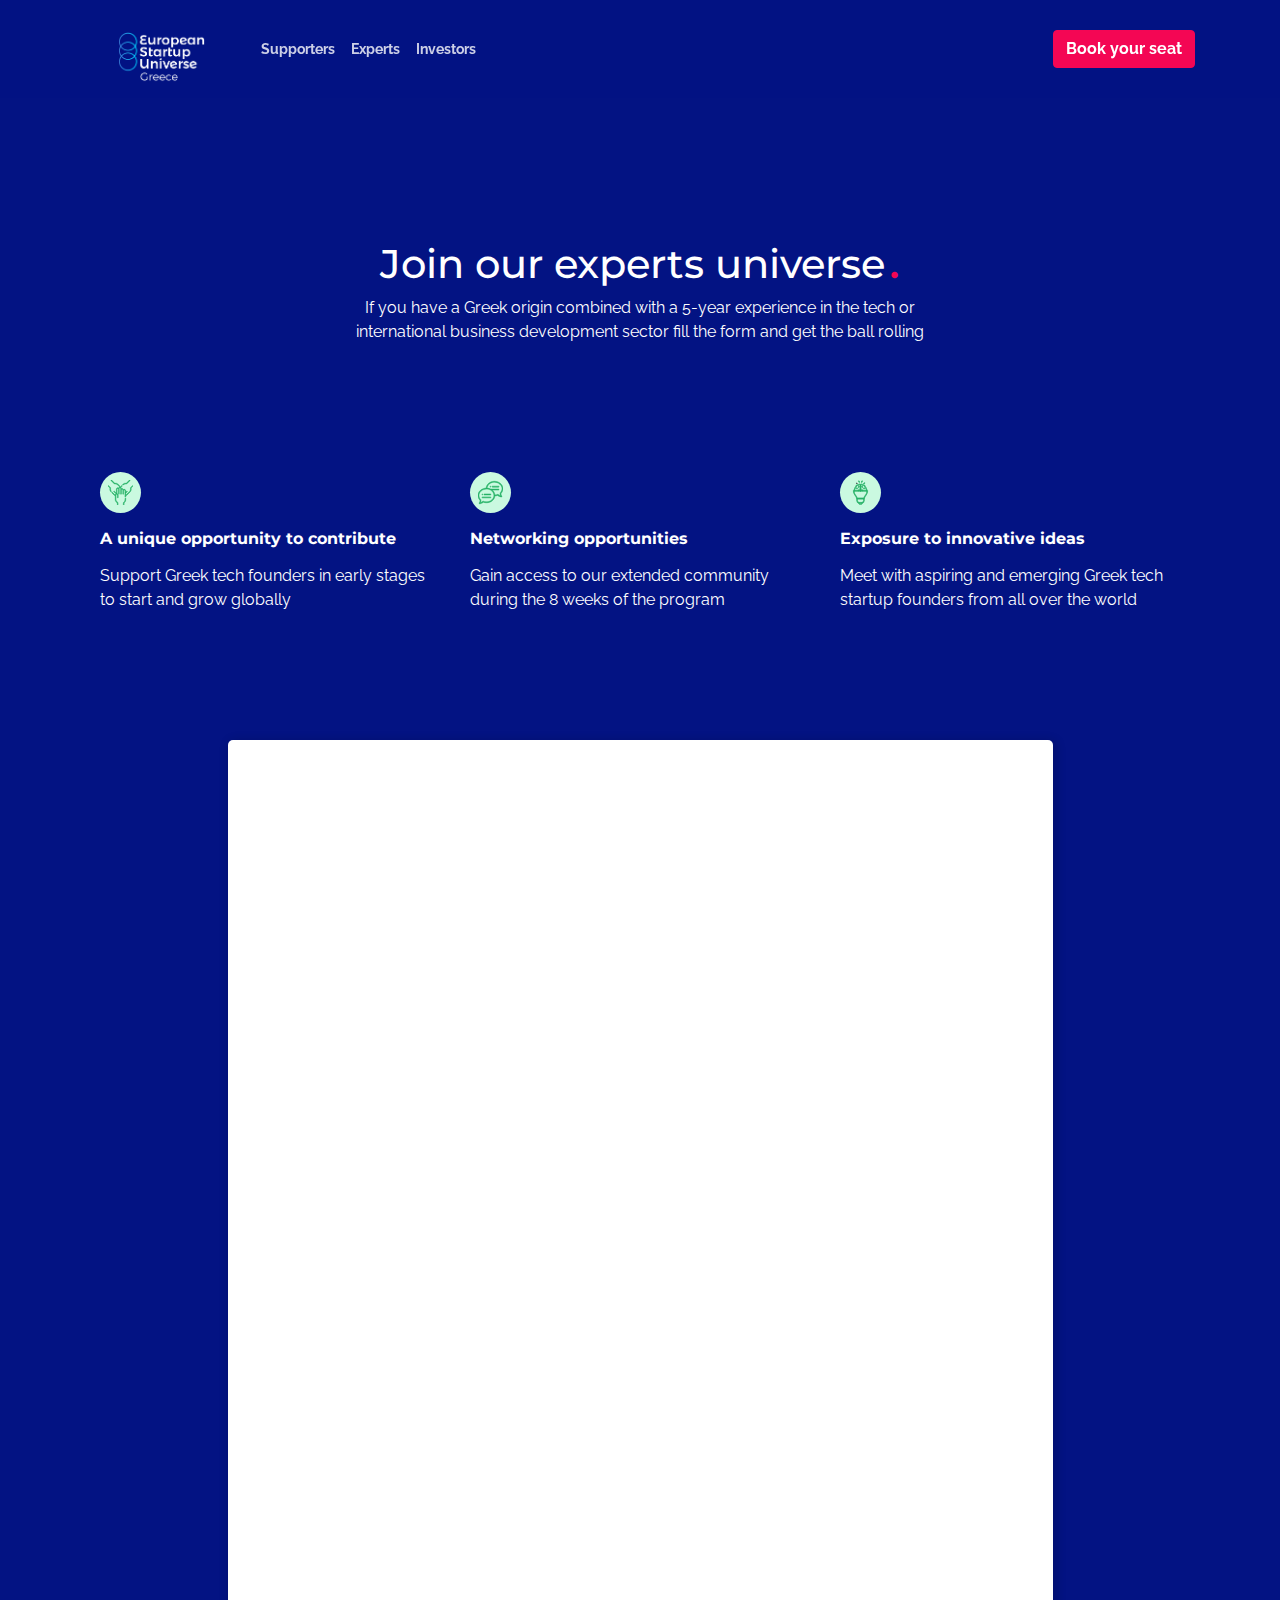
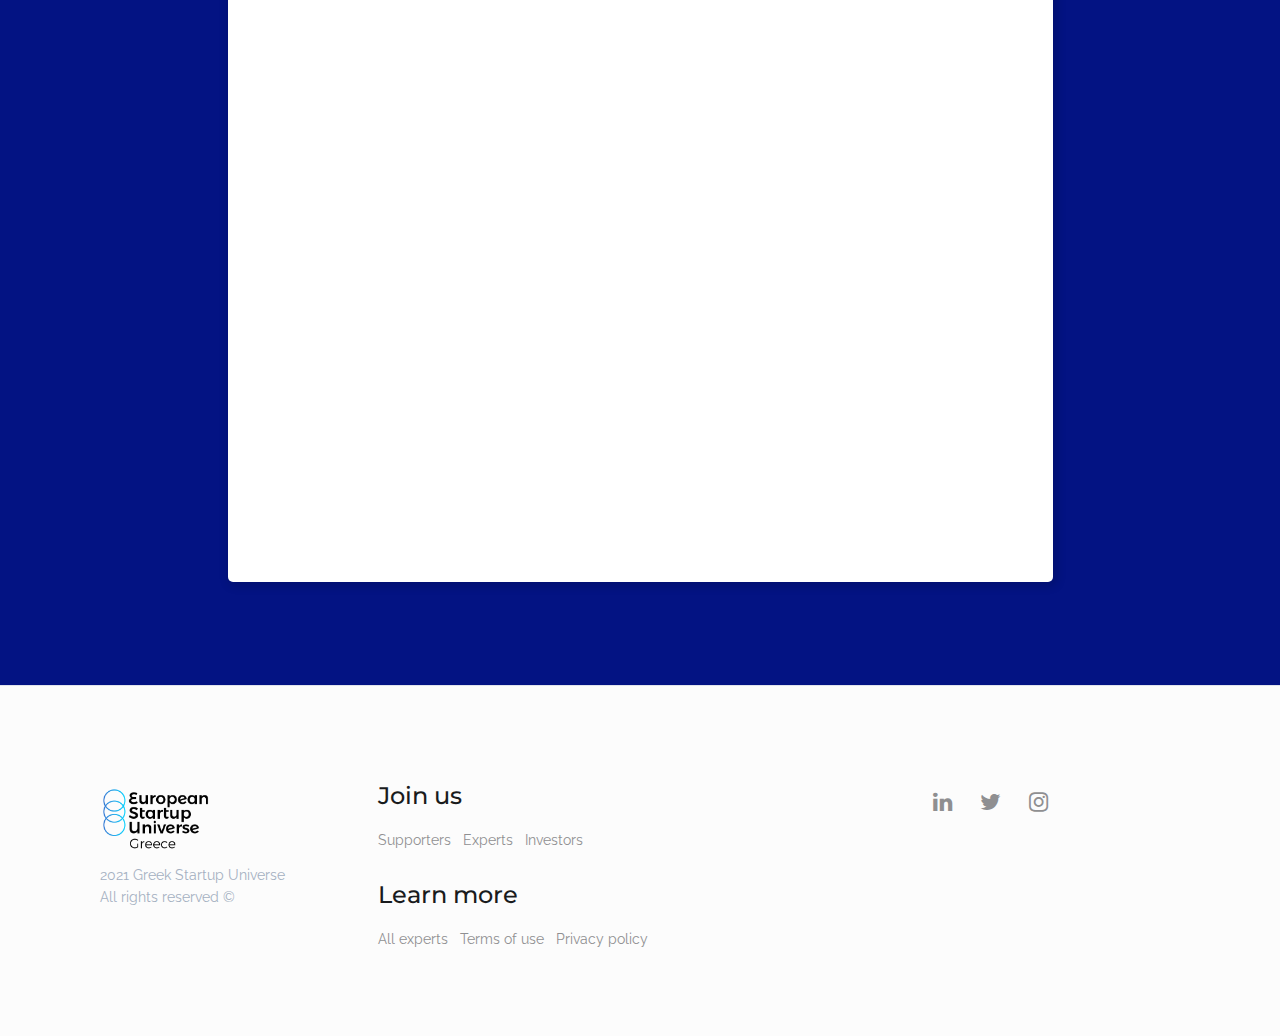
<file: bexpert.html>
<!Doctype html>
<html lang="en">
    <head>
        <meta charset="utf-8">
        <meta name="viewport" content="width=device-width, initial-scale=1.0">
        <meta name="description" content="The 6-week online program exclusively for Greek founders globally">
        <meta name="author" content="Greek Startup Universe">
        <meta property="og:url" content="https://greece.thestartupuniverse.org"/>
        <meta property="og:type" content="website"/>
        <meta property="og:title" content="Greek Startup Universe"/>
        <meta property="og:site_name" content="Greek Startup Universe"/>
        <meta property="og:description"
                content="The 6-week online program exclusively for Greek founders globally."
        />
        <meta property="og:image" content="content/img/facebook_open_graph.png"/>
        <title>Greek Startup Universe</title>
        <!-- Favicon-->
        <link rel="shortcut icon" href="content/img/favicon.png">
        <!-- Bootstrap Core CSS -->
        <link rel="stylesheet" href="css/bootstrap.min.css">
        <!-- Custom CSS -->
        <link rel="stylesheet" href="css/basic.css">
        <link rel="stylesheet" href="css/supportive_pages.css">
        <!-- Google Analytics -->
        <script async src="https://www.googletagmanager.com/gtag/js?id=G-YRRZKN8026"></script>
        <script>
          window.dataLayer = window.dataLayer || [];
          function gtag(){dataLayer.push(arguments);}
          gtag('js', new Date());

          gtag('config', 'G-YRRZKN8026');
        </script>
        <!-- Fastbase Analytics -->
        <script>
         (function () {
           var e,i=["https://fastbase.com/fscript.js","TaMvmF3BjX","script"],a=document,s=a.createElement(i[2]);
           s.async=!0,s.id=i[1],s.src=i[0],(e=a.getElementsByTagName(i[2])[0]).parentNode.insertBefore(s,e)
         })();
        </script>

        <!-- Hotjar Tracking Code -->
        <script>
            (function(h,o,t,j,a,r){
                h.hj=h.hj||function(){(h.hj.q=h.hj.q||[]).push(arguments)};
                h._hjSettings={hjid:2195132,hjsv:6};
                a=o.getElementsByTagName('head')[0];
                r=o.createElement('script');r.async=1;
                r.src=t+h._hjSettings.hjid+j+h._hjSettings.hjsv;
                a.appendChild(r);
            })(window,document,'https://static.hotjar.com/c/hotjar-','.js?sv=');
        </script>
    </head>
    <body>

    <!-- Google Analytics -->


    <!-- Navigation Bar Section -->
    <nav class="navbar fixed-top navbar-expand-lg navbar-light bg-light">
        <div class="container">
            <a class="navbar-brand" href="index.html">
                <img src="content/img/logo/ESU_Greece_white.png" width="auto" height="50px" alt="logo">
            </a>
            <button class="navbar-toggler navbar-toggler-left x collapsed" type="button" data-toggle="collapse" data-target="#navbarText" aria-controls="navbarText" aria-expanded="false" aria-label="Toggle navigation">
                <span class="icon-bar"></span>
                <span class="icon-bar"></span>
                <span class="icon-bar"></span>
              </button>
            <div class="collapse navbar-collapse" id="navbarText">
                <ul class="navbar-nav ml-md-3 mr-auto mt-md-3 mt-lg-0">
                    <li class="nav-item">
                        <a class="nav-link" href="supporters.html">Supporters</a>
                    </li>
                    <li class="nav-item">
                        <a class="nav-link" href="bexpert.html">Experts</a>
                    </li>
                    <li class="nav-item">
                        <a class="nav-link" href="investors.html">Investors</a>
                    </li>
                </ul>
                <button class="btn mt-3 mt-md-0 my-2 my-sm-0 btn-call-to-action" type="button" onclick="window.open('https://greece.thestartupuniverse.org/waitinglist.html')">Book your seat</button>
            </div>
        </div>
    </nav>

    <!-- Hero Section -->
    <section class="jumbotron jumbotron-fluid welcome-section mt-5">
        <div class="container">
            <div class="col-12">

                <div class="row">
                    <div class="col-12 col-lg-7 welcome-section-title text-center mx-auto">
                        <h1 class="title-welcome">Join our experts universe<span class="colored-dot">.</span></h1>
                        <p class="text-white">If you have a Greek origin combined with a 5-year experience in the tech or international business development sector fill the form and get the ball rolling</p>
                    </div>
                </div>

            </div>
        </div>
    </section>

    <!-- Features section -->
    <section class="mb-5" id="section-investors-features">
        <div class="container">
            <div class="col-12">
                <div class="row">
                    <div class="col-12 col-md-4 py-3 card-style">
                        <span class="badge badge-secondary icon-wrapper">
                            <img src="content/img/united.svg" width="auto" height="25" alt="bot development graphic image">
                        </span>
                        <h6 class="font-weight-bold my-3 text-white">A unique opportunity to contribute</h6>
                        <p class="text-white">Support Greek tech founders in early stages to start and grow globally</p>
                    </div>
                    <div class="col-12 col-md-4 py-3 card-style">
                        <span class="badge badge-secondary icon-wrapper">
                            <img src="content/img/community.svg" width="auto" height="25" alt="bot development graphic image">
                        </span>
                        <h6 class="font-weight-bold my-3 text-white">Networking opportunities</h6>
                        <p class="text-white">Gain access to our extended community during the 8 weeks of the program</p>
                    </div>
                    <div class="col-12 col-md-4 py-3 card-style">
                        <span class="badge badge-secondary icon-wrapper">
                            <img src="content/img/idea.svg" width="auto" height="25" alt="bot development graphic image">
                        </span>
                        <h6 class="font-weight-bold my-3 text-white">Exposure to innovative ideas</h6>
                        <p class="text-white">Meet with aspiring and emerging Greek tech startup founders from all over the world</p>
                    </div>
                </div>
            </div>
        </div>
    </section>

    <!-- Form content section -->
    <section id="section-form">
        <div class="container">
            <div class="row">
                <div class="col-12 col-md-9 mx-auto py-5 mb-5">
                    <iframe class="airtable-embed airtable-dynamic-height" src="https://airtable.com/embed/shr3YygXymJFLlXEl?backgroundColor=green" frameborder="0" onmousewheel="" width="100%" height="1442" style="background:#fff!important; box-shadow: 2px 2px 10px 2px rgba(0,0,0,.15); border-radius: 5px; font-family: 'Raleway', sans-serif!important;"></iframe>
                </div>
            </div>
        </div>
    </section>

    <!-- Footer -->
    <footer class="section-footer" role="contentinfo">
        <div class="container">
            <div class="col-12">

                <div class="row">
                    <div class="col-12 col-sm-6 col-lg-3 mt-3 order-3 order-sm-1 mt-sm-0">
                        <a class="navbar-brand" href="index.html">
                            <img src="content/img/logo/ESU_Greece_black.png" width="110" alt="logo">
                        </a>
                        <p class="mt-2">2021 Greek Startup Universe<br>All rights reserved ©</p>
                    </div>
                    <div class="col-12 col-sm-6 order-1 order-sm-2">
                        <h4 class="mb-3">Join us</h4>
                        <ul class="list-unstyled list-inline">
                            <li class="footer-list-item list-inline-item">
                                <a href="supporters.html">Supporters</a>
                            </li>
                            <li class="footer-list-item list-inline-item">
                                <a href="bexpert.html" class="footer-list-item">Experts</a>
                            </li>
                            <li class="footer-list-item list-inline-item">
                                <a href="investors.html" class="footer-list-item">Investors</a>
                            </li>
                        </ul>
                        <h4 class="mb-3 mt-4">Learn more</h4>
                        <ul class="list-unstyled list-inline">
                            <li class="footer-list-item list-inline-item">
                                <a href="experts.html" class="footer-list-item">All experts</a>
                            </li>
                            <li class="footer-list-item list-inline-item">
                                <a href="terms.html" class="footer-list-item">Terms of use</a>
                            </li>
                            <li class="footer-list-item list-inline-item">
                                <a href="privacy.html" class="footer-list-item">Privacy policy</a>
                            </li>
                        </ul>
                    </div>
                    <div class="col-12 col-sm-6 col-lg-3 order-2 order-sm-3 mt-sm-3 mt-lg-0">
                      <ul class="list-unstyled list-inline">
                          <li class="footer-list-item list-inline-item social-list-item">
                              <a href="https://www.linkedin.com/company/european-startup-universe-greece/" target="_blank"><i class="fa fa-linkedin"></i></a>
                          </li>
                          <li class="footer-list-item list-inline-item social-list-item">
                              <a href="https://twitter.com/ESUGreece" target="_blank"><i class="fa fa-twitter"></i></a>
                          </li>
                          <li class="footer-list-item list-inline-item social-list-item d-none">
                              <a href=" https://www.facebook.com/europeanstartupuniverse" target="_blank"><i class="fa fa-facebook"></i></a>
                          </li>
                          <li class="footer-list-item list-inline-item social-list-item">
                              <a href="https://www.instagram.com/esugreece/" target="_blank"><i class="fa fa-instagram"></i></a>
                          </li>
                      </ul>
                    </div>
                </div>

            </div>
        </div>
    </footer>

    <!-- Cookies consent -->
    <div class="toast hidden" id="consent-popup" role="alert" aria-live="assertive" aria-atomic="true">
        <div class="toast-header">
            <button type="button" class="close ml-auto p-1" data-dismiss="toast" aria-label="Close">
                <span aria-hidden="true">&times;</span>
            </button>
        </div>
        <div class="toast-body pt-0">
           <p>By using this website you agree to the <a href="https://greece.thestartupuniverse.org/terms" target="_blank">Terms of use</a> and <a href="https://greece.thestartupuniverse.org/privacy">Privacy policy.</a></p>
            <a href="#!" class="btn btn-success mt-3 btn-block" id="accept-cookies" type="button">Got it</a>
        </div>
    </div>

    <script src="js/jquerry.v2.1.4.min.js"></script>
    <script src="js/poper.min.js"></script>
    <script src="js/bootstrap.min.js"></script>
    <script src="https://static.airtable.com/js/embed/embed_snippet_v1.js"></script>
    <script src="js/privacy.js"></script>
  </body>
</html>
</file>
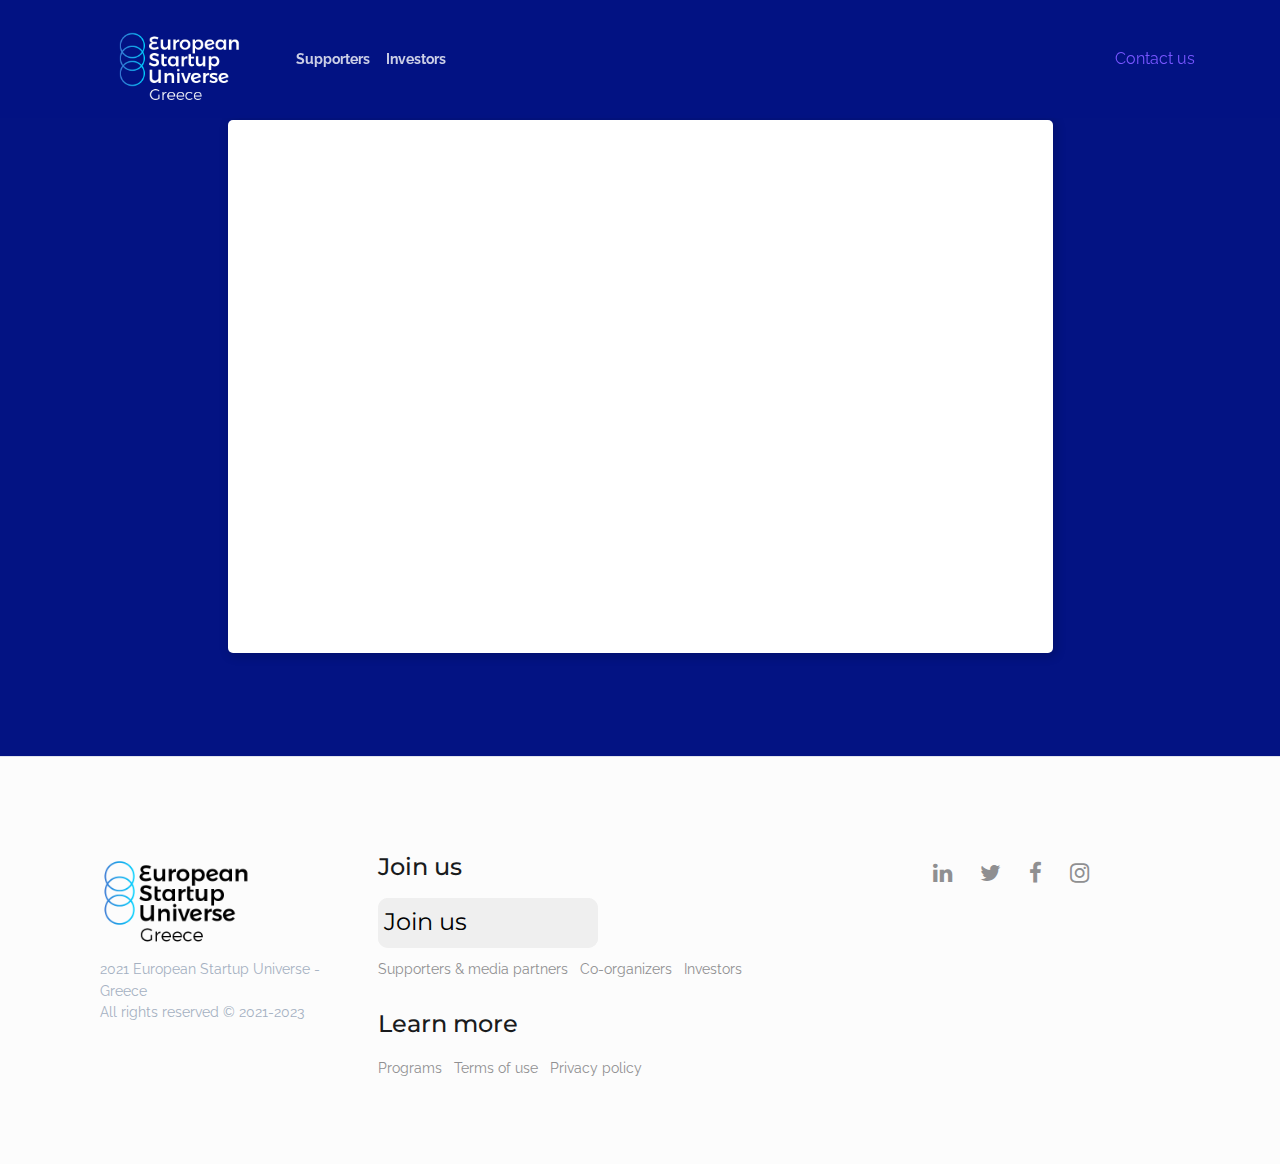
<file: contactus.html>
<!Doctype html>
<html lang="en">
    <head>
      <meta charset="utf-8">
      <meta name="viewport" content="width=device-width, initial-scale=1.0">
      <meta name="description" content="The 6-week online program exclusively for Greek founders globally">
      <meta name="author" content="European Startup Universe - Greece">
      <meta property="og:url" content="https://greece.thestartupuniverse.org"/>
      <meta property="og:type" content="website"/>
      <meta property="og:title" content="European Startup Universe - Greece"/>
      <meta property="og:site_name" content="European Startup Universe - Greece"/>
      <meta property="og:description" content="The 6-week online program exclusively for Greek founders globally."/>
      <meta property="og:image" content="content/img/facebook_open_graph.png"/>
      <title>European Startup Universe - Greece</title>
        <!-- Favicon-->
        <link rel="shortcut icon" href="content/img/favicon.png">
        <!-- Bootstrap Core CSS -->
        <link rel="stylesheet" href="css/bootstrap.min.css">
        <link rel="stylesheet" href="css/slick.css">
        <!-- Custom CSS -->
        <link rel="stylesheet" href="css/basic.css">
        <link rel="stylesheet" href="css/landing.css">
        <link rel="stylesheet" href="css/supportive_pages.css">
        <!-- Google Analytics -->
        <script async src="https://www.googletagmanager.com/gtag/js?id=G-YRRZKN8026"></script>
        <script>
          window.dataLayer = window.dataLayer || [];
          function gtag(){dataLayer.push(arguments);}
          gtag('js', new Date());

          gtag('config', 'G-YRRZKN8026');
        </script>
        <!-- Fastbase Analytics -->
        <!-- Hotjar Tracking Code -->

    </head>
    <body>

    <!-- Navigation Bar Section -->
    <nav class="navbar fixed-top navbar-expand-lg navbar-light bg-light">
        <div class="container">
            <a class="navbar-brand" href="index.html">
                <img src="content/img/logo/ESU_Greece_white.png" width="auto" height="70px" alt="Greek Startup Universe white logo">
            </a>
            <button class="navbar-toggler navbar-toggler-left x collapsed" type="button" data-toggle="collapse" data-target="#navbarText" aria-controls="navbarText" aria-expanded="false" aria-label="Toggle navigation">
                <span class="icon-bar"></span>
                <span class="icon-bar"></span>
                <span class="icon-bar"></span>
              </button>
            <div class="collapse navbar-collapse" id="navbarText">
                <ul class="navbar-nav ml-md-3 mr-auto mt-md-3 mt-lg-0">
                    <li class="nav-item">
                        <a class="nav-link" href="supporters.html">Supporters</a>
                    </li>
                    <li class="nav-item">
                        <a class="nav-link" href="investors.html">Investors</a>
                    </li>
                </ul>
                <a class= "nav-item" href="contactus.html"><class="text-white text-bold">Contact us</a>
        </div>
    </nav>
    <br><br><br>
    <!-- Form content section -->
    <section id="section-form">
        <div class="container">
            <div class="row">
                <div class="col-12 col-md-9 mx-auto py-5 mb-5">
                    <iframe class="airtable-embed airtable-dynamic-height" src="https://airtable.com/embed/shrjhyjCcgZLBpw0b?backgroundColor=red" frameborder="0" onmousewheel="" width="100%" height="533" style="background:#fff!important; box-shadow: 2px 2px 10px 2px rgba(0,0,0,.15); border-radius: 5px; font-family: 'Raleway', sans-serif!important;"></iframe>
                </div>
            </div>
        </div>
    </section>

    <!-- Footer -->
    <footer class="section-footer" role="contentinfo">
        <div class="container">
            <div class="col-12">

                <div class="row">
                    <div class="col-12 col-sm-6 col-lg-3 mt-3 order-3 order-sm-1 mt-sm-0">
                        <a class="navbar-brand" href="index.html">
                            <img src="content/img/logo/ESU_Greece_black.png" width="150px" alt="Greek Startup Universe black logo">
                        </a>
                        <p class="mt-2">2021 European Startup Universe - Greece<br>All rights reserved © 2021-2023 </p>
                    </div>
                    <div class="col-12 col-sm-6 order-1 order-sm-2">
                        <h4 class="mb-3">Join us</h4><a class="mb-3" href="join.html"><h4><button class="glow-on-hover" type="button">Join us</button></h4></a>
                        <ul class="list-unstyled list-inline">
                            <li class="footer-list-item list-inline-item">
                                <a href="supporters.html">Supporters & media partners</a>
                            </li>
                            <li class="footer-list-item list-inline-item">
                                <a href="organizers.html" class="footer-list-item">Co-organizers</a>
                            </li>
                            <li class="footer-list-item list-inline-item">
                                <a href="investors.html" class="footer-list-item">Investors</a>
                            </li>
                            <li class="footer-list-item list-inline-item d-none">
                                <a href="bexpert.html" class="footer-list-item">Ambassadors</a>
                            </li>
                        </ul>
                        <h4 class="mb-3 mt-4">Learn more</h4>
                        <ul class="list-unstyled list-inline">
                            <li class="footer-list-item list-inline-item">
                                <a href="about-program.html" class="footer-list-item">Programs</a>
                            </li>
                            <li class="footer-list-item list-inline-item">
                                <a href="terms.html" class="footer-list-item">Terms of use</a>
                            </li>
                            <li class="footer-list-item list-inline-item">
                                <a href="privacy.html" class="footer-list-item">Privacy policy</a>
                            </li>
                        </ul>
                    </div>
                    <div class="col-12 col-sm-6 col-lg-3 order-2 order-sm-3 mt-sm-3 mt-lg-0">
                      <ul class="list-unstyled list-inline">
                          <li class="footer-list-item list-inline-item social-list-item">
                              <a href="https://www.linkedin.com/company/european-startup-universe-greece/" target="_blank"><i class="fa fa-linkedin"></i></a>
                          </li>
                          <li class="footer-list-item list-inline-item social-list-item">
                              <a href="https://twitter.com/ESUGreece" target="_blank"><i class="fa fa-twitter"></i></a>
                          </li>
                          <li class="footer-list-item list-inline-item social-list-item">
                              <a href="https://www.facebook.com/esu.greece" target="_blank"><i class="fa fa-facebook"></i></a>
                          </li>
                          <li class="footer-list-item list-inline-item social-list-item">
                              <a href="https://www.instagram.com/esugreece/" target="_blank"><i class="fa fa-instagram"></i></a>
                          </li>
                      </ul>
                    </div>
                </div>

            </div>
        </div>
    </footer>

    <!-- Cookies consent -->
    <div class="toast hidden" id="consent-popup" role="alert" aria-live="assertive" aria-atomic="true">
        <div class="toast-header">
            <button type="button" class="close ml-auto p-1" data-dismiss="toast" aria-label="Close">
                <span aria-hidden="true">&times;</span>
            </button>
        </div>
        <div class="toast-body pt-0">
           <p>By using this website you agree to the <a href="https://greece.thestartupuniverse.org/terms" target="_blank">Terms of use</a> and <a href="https://greece.thestartupuniverse.org/privacy">Privacy policy.</a></p>
            <a href="#!" class="btn btn-success mt-3 btn-block" id="accept-cookies" type="button">Got it</a>
        </div>
    </div>

    <script src="js/jquerry.v2.1.4.min.js"></script>
    <script src="js/poper.min.js"></script>
    <script src="js/bootstrap.min.js"></script>
    <script src="https://static.airtable.com/js/embed/embed_snippet_v1.js"></script>
    <script src="js/privacy.js"></script>

  </body>
</html>
</file>
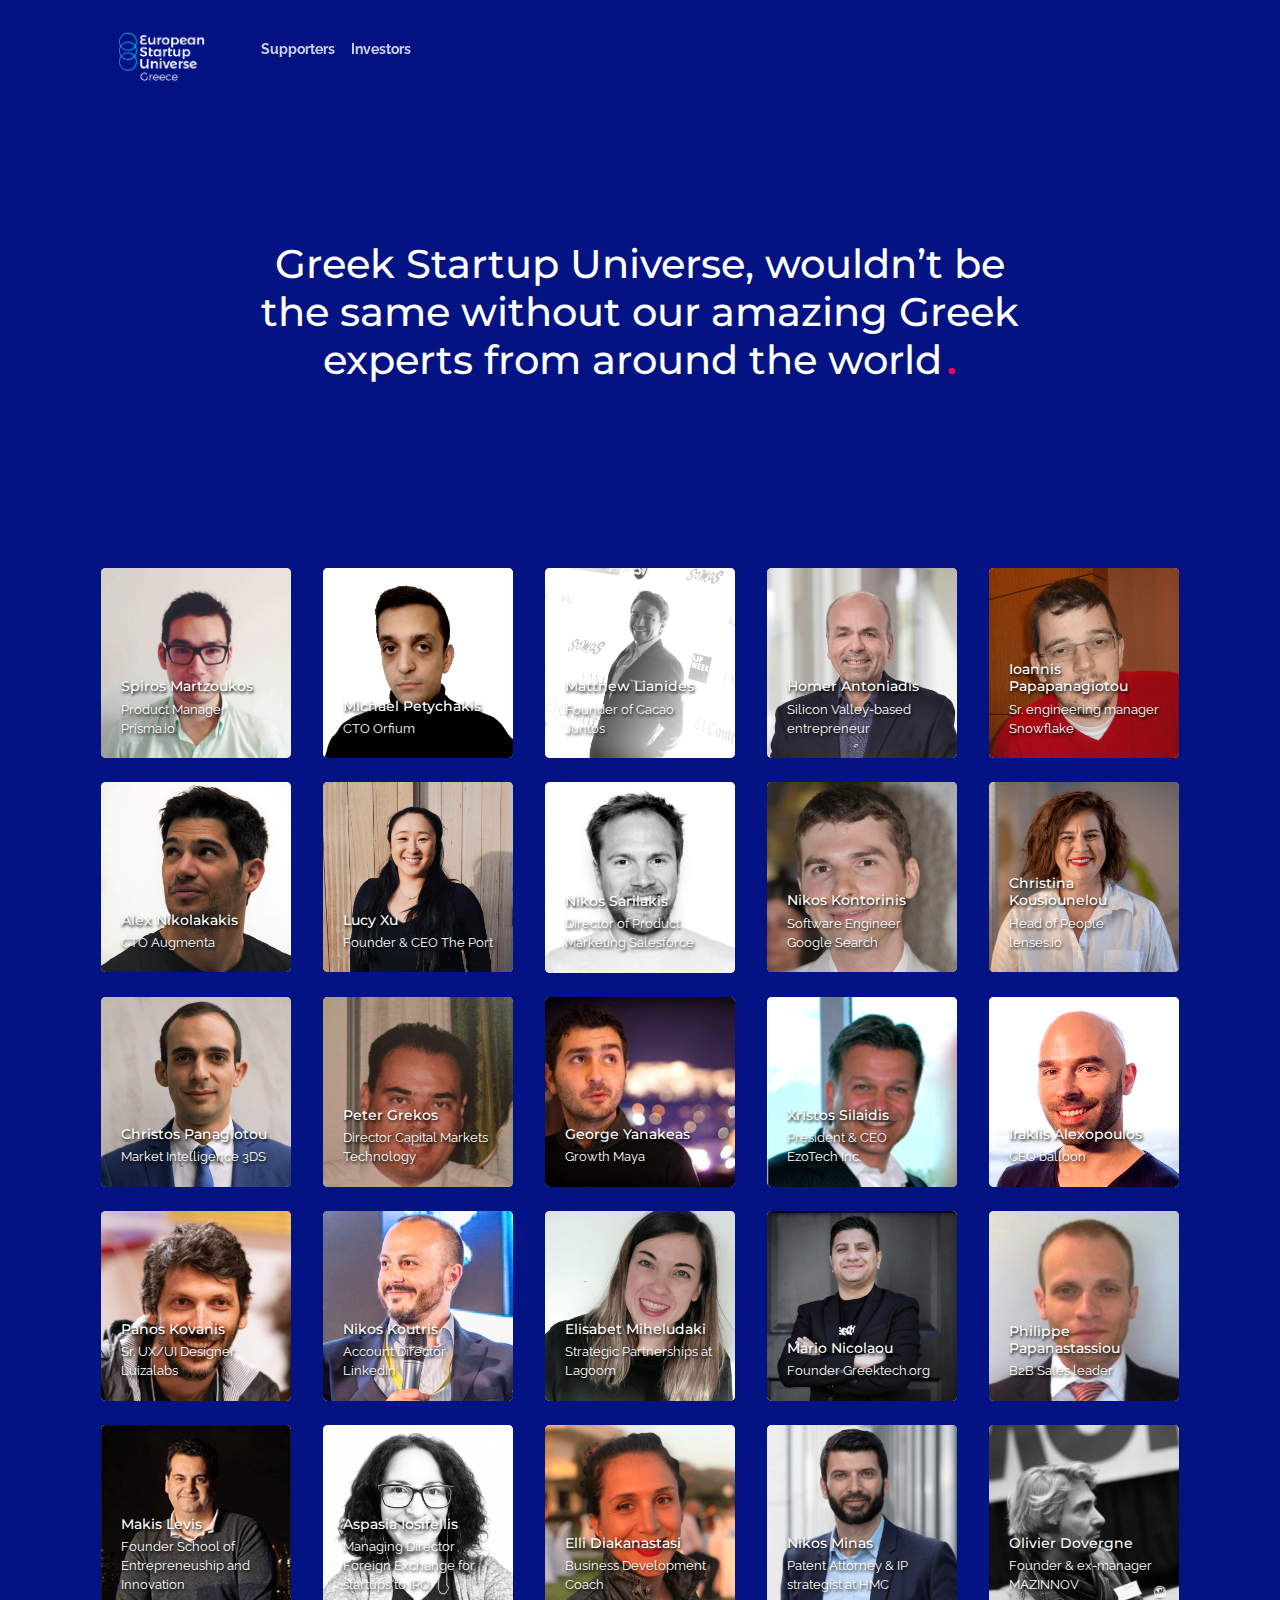
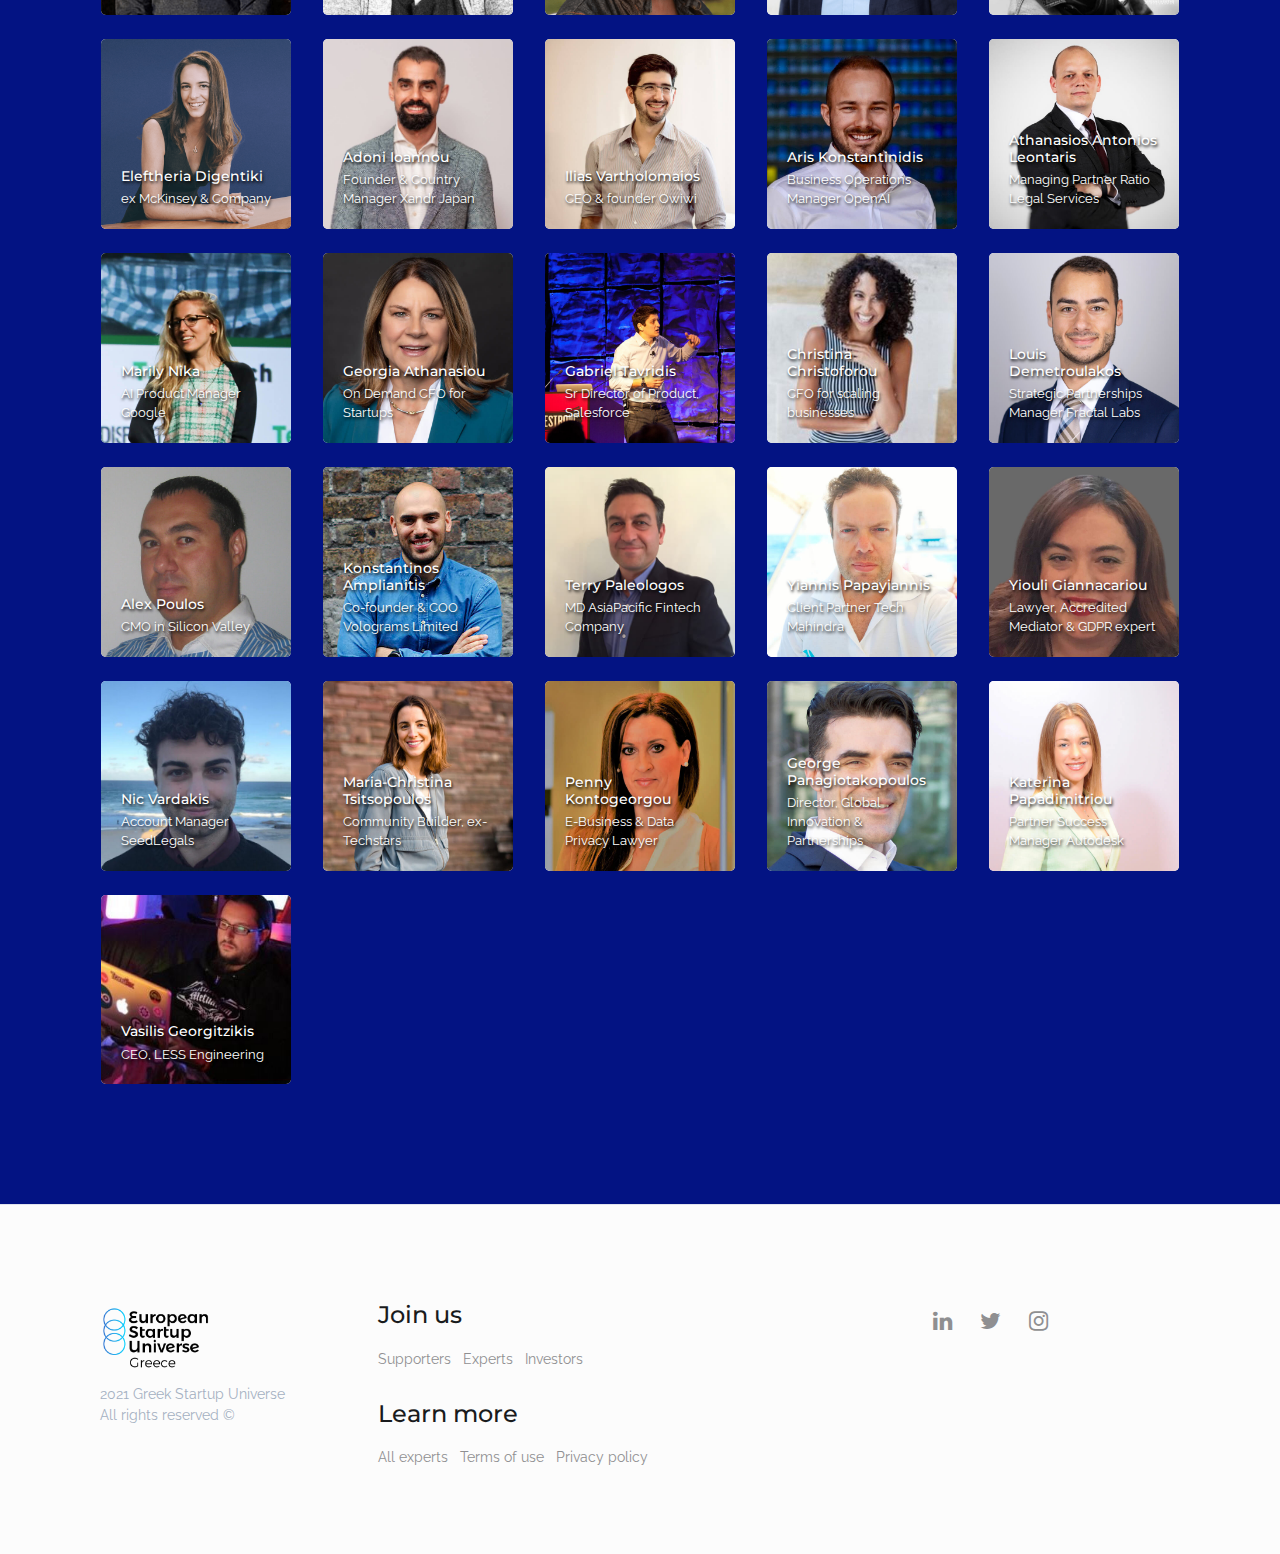
<file: experts.html>
<!Doctype html>
<html lang="en">
    <head>
        <meta charset="utf-8">
        <meta name="viewport" content="width=device-width, initial-scale=1.0">
        <meta name="description" content="The 6-week online program exclusively for Greek founders globally">
        <meta name="author" content="Greek Startup Universe">
        <meta property="og:url" content="https://greece.thestartupuniverse.org"/>
        <meta property="og:type" content="website"/>
        <meta property="og:title" content="Greek Startup Universe"/>
        <meta property="og:site_name" content="Greek Startup Universe"/>
        <meta property="og:description"
                content="The 6-week online program exclusively for Greek founders globally."
        />
        <meta property="og:image" content="content/img/facebook_open_graph.png"/>
        <title>Greek Startup Universe</title>
        <!-- Favicon-->
        <link rel="shortcut icon" href="content/img/favicon.png">
        <!-- Bootstrap Core CSS -->
        <link rel="stylesheet" href="css/bootstrap.min.css">
        <!-- Custom CSS -->
        <link rel="stylesheet" href="css/basic.css">
        <link rel="stylesheet" href="css/supportive_pages.css">
        <!-- Google Analytics -->
        <script async src="https://www.googletagmanager.com/gtag/js?id=G-YRRZKN8026"></script>
        <script>
          window.dataLayer = window.dataLayer || [];
          function gtag(){dataLayer.push(arguments);}
          gtag('js', new Date());

          gtag('config', 'G-YRRZKN8026');
        </script>

    </head>
    <body>

    <!-- Navigation Bar Section -->
    <nav class="navbar fixed-top navbar-expand-lg navbar-light bg-light">
        <div class="container">
            <a class="navbar-brand" href="index.html">
                <img src="content/img/logo/ESU_Greece_white.png" width="auto" height="50px" alt="logo">
            </a>
            <button class="navbar-toggler navbar-toggler-left x collapsed" type="button" data-toggle="collapse" data-target="#navbarText" aria-controls="navbarText" aria-expanded="false" aria-label="Toggle navigation">
                <span class="icon-bar"></span>
                <span class="icon-bar"></span>
                <span class="icon-bar"></span>
              </button>
            <div class="collapse navbar-collapse" id="navbarText">
                <ul class="navbar-nav ml-md-3 mr-auto mt-md-3 mt-lg-0">
                    <li class="nav-item">
                        <a class="nav-link" href="supporters.html">Supporters</a>
                    </li>
                    <li class="nav-item">
                        <a class="nav-link d-none" href="bexpert.html">Experts</a>
                    </li>
                    <li class="nav-item">
                        <a class="nav-link" href="investors.html">Investors</a>
                    </li>
                </ul>
                <!--<button class="btn mt-3 mt-md-0 my-2 my-sm-0 btn-call-to-action" type="button" onclick="window.open('https://greekstartupuniverse.org/waitinglist.html')">Book your seat</button>-->
            </div>
        </div>
    </nav>

    <!-- Hero Section -->
    <section class="jumbotron jumbotron-fluid welcome-section mt-5">
        <div class="container">
            <div class="col-12">

                <div class="row">
                    <div class="col-12 col-lg-9 welcome-section-title text-center mx-auto">
                        <h1 class="title-welcome">Greek Startup Universe, wouldn’t be the same without our amazing Greek experts from around the world<span class="colored-dot">.</span></h1>
                        <div class="col-12 mt-4">
                            <a href="bexpert.html" class="link-to-page link-white font-weight-bold d-none">Be one of our experts<i class="fa fa-long-arrow-right ml-3" aria-hidden="true"></i></a>
                        </div>
                    </div>
                </div>

            </div>
        </div>
    </section>

    <!-- Experts section -->
    <section class="my-5 py-5">
        <div class="container">
            <div class="col-12">

                <div class="row row-cols-2 row-cols-md-3 row-cols-lg-5">

                    <div class="col mb-4 px-2 px-sm-3 speakers-wrapper">
                        <div class="card card-speaker">
                            <img src="content/img/experts/Spiros-Martzoukos.jpg" class="card-img-top" alt="Spiros Martzoukos profile photo">
                            <div class="card-img-overlay">
                                <h6 class="card-title speaker-name text-white mb-1">Spiros Martzoukos</h6>
                                <p class="card-text text-white speaker-position">Product Manager Prisma.io</p>
                            </div>
                        </div>
                    </div>
                    <div class="col mb-4 px-2 px-sm-3 speakers-wrapper">
                        <div class="card card-speaker">
                            <img src="content/img/experts/Michael-Petychakis.png" class="card-img-top" alt="Michael Petychakis profile photo">
                            <div class="card-img-overlay">
                                <h6 class="card-title speaker-name text-white mb-1">Michael Petychakis</h6>
                                <p class="card-text text-white speaker-position">CTO Orfium</p>
                            </div>
                        </div>
                    </div>
                    <div class="col mb-4 px-2 px-sm-3 speakers-wrapper">
                        <div class="card card-speaker">
                            <img src="content/img/experts/Matthew-Lianides.png" class="card-img-top" alt="Matthew Lianides profile photo">
                            <div class="card-img-overlay">
                                <h6 class="card-title speaker-name text-white mb-1">Matthew Lianides</h6>
                                <p class="card-text text-white speaker-position">Founder of Cacao Juntos</p>
                            </div>
                        </div>
                    </div>
                    <div class="col mb-4 px-2 px-sm-3 speakers-wrapper">
                        <div class="card card-speaker">
                            <img src="content/img/experts/Homer-Antoniadis.png" class="card-img-top" alt="Homer Antoniadis profile photo">
                            <div class="card-img-overlay">
                                <h6 class="card-title speaker-name text-white mb-1">Homer Antoniadis</h6>
                                <p class="card-text text-white speaker-position">Silicon Valley-based entrepreneur</p>
                            </div>
                        </div>
                    </div>
                    <div class="col mb-4 px-2 px-sm-3 speakers-wrapper">
                        <div class="card card-speaker">
                            <img src="content/img/experts/Ioannis-Papapanagiotou.png" class="card-img-top" alt="Ioannis Papapanagiotou profile photo">
                            <div class="card-img-overlay">
                                <h6 class="card-title speaker-name text-white mb-1">Ioannis Papapanagiotou</h6>
                                <p class="card-text text-white speaker-position">Sr. engineering manager Snowflake</p>
                            </div>
                        </div>
                    </div>
                    <div class="col mb-4 px-2 px-sm-3 speakers-wrapper">
                        <div class="card card-speaker">
                            <img src="content/img/experts/Alexandros-Nikolakakis.jpg" class="card-img-top" alt="Alexandros Nikolakakis profile photo">
                            <div class="card-img-overlay">
                                <h6 class="card-title speaker-name text-white mb-1">Alex Nikolakakis</h6>
                                <p class="card-text text-white speaker-position">CTO Augmenta</p>
                            </div>
                        </div>
                    </div>
                    <div class="col mb-4 px-2 px-sm-3 speakers-wrapper">
                        <div class="card card-speaker">
                            <img src="content/img/experts/Lucy-Xu.png" class="card-img-top" alt="Lucy Xu profile photo">
                            <div class="card-img-overlay">
                                <h6 class="card-title speaker-name text-white mb-1">Lucy Xu</h6>
                                <p class="card-text text-white speaker-position">Founder & CEO The Port</p>
                            </div>
                        </div>
                    </div>
                    <div class="col mb-4 px-2 px-sm-3 speakers-wrapper">
                        <div class="card card-speaker">
                            <img src="content/img/experts/Nikos-Sarilakis.jpg" class="card-img-top" alt="Nikos Sarilakis profile photo">
                            <div class="card-img-overlay">
                                <h6 class="card-title speaker-name text-white mb-1">Nikos Sarilakis</h6>
                                <p class="card-text text-white speaker-position">Director of Product Marketing Salesforce</p>
                            </div>
                        </div>
                    </div>
                    <div class="col mb-4 px-2 px-sm-3 speakers-wrapper">
                        <div class="card card-speaker">
                            <img src="content/img/experts/Nikolaos-Kontorinis.jpg" class="card-img-top" alt="Nikos Kontorinis profile photo">
                            <div class="card-img-overlay">
                                <h6 class="card-title speaker-name text-white mb-1">Nikos Kontorinis</h6>
                                <p class="card-text text-white speaker-position">Software Engineer Google Search</p>
                            </div>
                        </div>
                    </div>
                    <div class="col mb-4 px-2 px-sm-3 speakers-wrapper">
                        <div class="card card-speaker">
                            <img src="content/img/experts/Christina-Kousiounelou.png" class="card-img-top" alt="Christina Kousiounelou profile photo">
                            <div class="card-img-overlay">
                                <h6 class="card-title speaker-name text-white mb-1">Christina Kousiounelou</h6>
                                <p class="card-text text-white speaker-position">Head of People lenses.io</p>
                            </div>
                        </div>
                    </div>
                    <div class="col mb-4 px-2 px-sm-3 speakers-wrapper">
                        <div class="card card-speaker">
                            <img src="content/img/experts/Christos-Panagiotou.png" class="card-img-top" alt="Christos Panagiotou profile photo">
                            <div class="card-img-overlay">
                                <h6 class="card-title speaker-name text-white mb-1">Christos Panagiotou</h6>
                                <p class="card-text text-white speaker-position">Market Intelligence 3DS</p>
                            </div>
                        </div>
                    </div>
                    <div class="col mb-4 px-2 px-sm-3 speakers-wrapper">
                        <div class="card card-speaker">
                            <img src="content/img/experts/Peter-Grekos.png" class="card-img-top" alt="Peter Grekos profile photo">
                            <div class="card-img-overlay">
                                <h6 class="card-title speaker-name text-white mb-1">Peter Grekos</h6>
                                <p class="card-text text-white speaker-position">Director Capital Markets Technology</p>
                            </div>
                        </div>
                    </div>
                    <div class="col mb-4 px-2 px-sm-3 speakers-wrapper">
                        <div class="card card-speaker">
                            <img src="content/img/experts/George-Giannakeas.jpg" class="card-img-top" alt="George Yanakeas profile photo">
                            <div class="card-img-overlay">
                                <h6 class="card-title speaker-name text-white mb-1">George Yanakeas</h6>
                                <p class="card-text text-white speaker-position">Growth Maya</p>
                            </div>
                        </div>
                    </div>
                    <div class="col mb-4 px-2 px-sm-3 speakers-wrapper">
                        <div class="card card-speaker">
                            <img src="content/img/experts/Xristos-Silaidis.png" class="card-img-top" alt="Xristos Silaidis profile photo">
                            <div class="card-img-overlay">
                                <h6 class="card-title speaker-name text-white mb-1">Xristos Silaidis</h6>
                                <p class="card-text text-white speaker-position">President & CEO EzoTech Inc.</p>
                            </div>
                        </div>
                    </div>
                    <div class="col mb-4 px-2 px-sm-3 speakers-wrapper">
                        <div class="card card-speaker">
                            <img src="content/img/experts/Iraklis-Alexopoulos.png" class="card-img-top" alt="Iraklis Alexopoulos profile photo">
                            <div class="card-img-overlay">
                                <h6 class="card-title speaker-name text-white mb-1">Iraklis Alexopoulos</h6>
                                <p class="card-text text-white speaker-position">CEO balloon</p>
                            </div>
                        </div>
                    </div>
                    <div class="col mb-4 px-2 px-sm-3 speakers-wrapper">
                        <div class="card card-speaker">
                            <img src="content/img/experts/Panagiotis-Kovanis.jpg" class="card-img-top" alt="Panagiotis Kovanis profile photo">
                            <div class="card-img-overlay">
                                <h6 class="card-title speaker-name text-white mb-1">Panos Kovanis</h6>
                                <p class="card-text text-white speaker-position">Sr. UX/UI Designer Luizalabs</p>
                            </div>
                        </div>
                    </div>
                    <div class="col mb-4 px-2 px-sm-3 speakers-wrapper">
                        <div class="card card-speaker">
                            <img src="content/img/experts/Nick Koutris.jpg" class="card-img-top" alt="Nikos Koutris profile photo">
                            <div class="card-img-overlay">
                                <h6 class="card-title speaker-name text-white mb-1">Nikos Koutris</h6>
                                <p class="card-text text-white speaker-position">Account Director LinkedIn</p>
                            </div>
                        </div>
                    </div>
                    <div class="col mb-4 px-2 px-sm-3 speakers-wrapper">
                        <div class="card card-speaker">
                            <img src="content/img/experts/Elisabet-Miheludaki.png" class="card-img-top" alt="Elisabet Miheludaki profile photo">
                            <div class="card-img-overlay">
                                <h6 class="card-title speaker-name text-white mb-1">Elisabet Miheludaki</h6>
                                <p class="card-text text-white speaker-position">Strategic Partnerships at Lagoom</p>
                            </div>
                        </div>
                    </div>
                    <div class="col mb-4 px-2 px-sm-3 speakers-wrapper">
                        <div class="card card-speaker">
                            <img src="content/img/experts/Mario_Nicolaou.png" class="card-img-top" alt="Mario Nicolaou profile photo">
                            <div class="card-img-overlay">
                                <h6 class="card-title speaker-name text-white mb-1">Mario Nicolaou</h6>
                                <p class="card-text text-white speaker-position">Founder Greektech.org</p>
                            </div>
                        </div>
                    </div>
                    <div class="col mb-4 px-2 px-sm-3 speakers-wrapper">
                        <div class="card card-speaker">
                            <img src="content/img/experts/Philippe-Papanastassiou.jpg" class="card-img-top" alt="Philippe Papanastassiou profile photo">
                            <div class="card-img-overlay">
                                <h6 class="card-title speaker-name text-white mb-1">Philippe Papanastassiou</h6>
                                <p class="card-text text-white speaker-position">B2B Sales leader</p>
                            </div>
                        </div>
                    </div>
                    <div class="col mb-4 px-2 px-sm-3 speakers-wrapper">
                        <div class="card card-speaker">
                            <img src="content/img/experts/Makis-Levis.png" class="card-img-top" alt="Makis Levis profile photo">
                            <div class="card-img-overlay">
                                <h6 class="card-title speaker-name text-white mb-1">Makis Levis</h6>
                                <p class="card-text text-white speaker-position">Founder School of Entrepreneuship and Innovation</p>
                            </div>
                        </div>
                    </div>
                    <div class="col mb-4 px-2 px-sm-3 speakers-wrapper">
                        <div class="card card-speaker">
                            <img src="content/img/experts/Aspasia-Iosifellis.png" class="card-img-top" alt="Aspasia Iosifellis profile photo">
                            <div class="card-img-overlay">
                                <h6 class="card-title speaker-name text-white mb-1">Aspasia Iosifellis</h6>
                                <p class="card-text text-white speaker-position">Managing Director Foreign Exchange for startups to IPO</p>
                            </div>
                        </div>
                    </div>
                    <div class="col mb-4 px-2 px-sm-3 speakers-wrapper">
                        <div class="card card-speaker">
                            <img src="content/img/experts/Elli-Diakanastasi.png" class="card-img-top" alt="Elli Diakanastasi profile photo">
                            <div class="card-img-overlay">
                                <h6 class="card-title speaker-name text-white mb-1">Elli Diakanastasi</h6>
                                <p class="card-text text-white speaker-position">Business Development Coach</p>
                            </div>
                        </div>
                    </div>
                    <div class="col mb-4 px-2 px-sm-3 speakers-wrapper">
                        <div class="card card-speaker">
                            <img src="content/img/experts/Nikolaos-Minas.png" class="card-img-top" alt="Nikos Minas profile photo">
                            <div class="card-img-overlay">
                                <h6 class="card-title speaker-name text-white mb-1">Nikos Minas</h6>
                                <p class="card-text text-white speaker-position">Patent Attorney & IP strategist at HMC</p>
                            </div>
                        </div>
                    </div>
                    <div class="col mb-4 px-2 px-sm-3 speakers-wrapper">
                        <div class="card card-speaker">
                            <img src="content/img/experts/Olivier-Dovergne.jpg" class="card-img-top" alt="Olivier Dovergne profile photo">
                            <div class="card-img-overlay">
                                <h6 class="card-title speaker-name text-white mb-1">Olivier Dovergne</h6>
                                <p class="card-text text-white speaker-position">Founder & ex-manager MAZINNOV</p>
                            </div>
                        </div>
                    </div>
                    <div class="col mb-4 px-2 px-sm-3 speakers-wrapper">
                        <div class="card card-speaker">
                            <img src="content/img/experts/Eleftheria-Digentiki.png" class="card-img-top" alt="Eleftheria Digentiki profile photo">
                            <div class="card-img-overlay">
                                <h6 class="card-title speaker-name text-white mb-1">Eleftheria Digentiki</h6>
                                <p class="card-text text-white speaker-position">ex McKinsey & Company</p>
                            </div>
                        </div>
                    </div>
                    <div class="col mb-4 px-2 px-sm-3 speakers-wrapper">
                        <div class="card card-speaker">
                            <img src="content/img/experts/Adoni-Ioannou.jpeg" class="card-img-top" alt="Adoni Ioannou profile photo">
                            <div class="card-img-overlay">
                                <h6 class="card-title speaker-name text-white mb-1">Adoni Ioannou</h6>
                                <p class="card-text text-white speaker-position">Founder & Country Manager Xandr Japan</p>
                            </div>
                        </div>
                    </div>
                    <div class="col mb-4 px-2 px-sm-3 speakers-wrapper">
                        <div class="card card-speaker">
                            <img src="content/img/experts/Ilias-Vartholomaios.jpg" class="card-img-top" alt="Ilias Vartholomaios profile photo">
                            <div class="card-img-overlay">
                                <h6 class="card-title speaker-name text-white mb-1">Ilias Vartholomaios</h6>
                                <p class="card-text text-white speaker-position">CEO & founder Owiwi</p>
                            </div>
                        </div>
                    </div>
                    <div class="col mb-4 px-2 px-sm-3 speakers-wrapper">
                        <div class="card card-speaker">
                            <img src="content/img/experts/Aris-Konstantinidis.jpg" class="card-img-top" alt="Aris Konstantinidis profile photo">
                            <div class="card-img-overlay">
                                <h6 class="card-title speaker-name text-white mb-1">Aris Konstantinidis</h6>
                                <p class="card-text text-white speaker-position">Business Operations Manager OpenAI</p>
                            </div>
                        </div>
                    </div>
                    <div class="col mb-4 px-2 px-sm-3 speakers-wrapper">
                        <div class="card card-speaker">
                            <img src="content/img/experts/Thanos-Leontaris.jpg" class="card-img-top" alt="Athanasios Antonios Leontaris profile photo">
                            <div class="card-img-overlay">
                                <h6 class="card-title speaker-name text-white mb-1">Athanasios Antonios Leontaris</h6>
                                <p class="card-text text-white speaker-position">Managing Partner Ratio Legal Services</p>
                            </div>
                        </div>
                    </div>
                    <div class="col mb-4 px-2 px-sm-3 speakers-wrapper">
                        <div class="card card-speaker">
                            <img src="content/img/experts/Marily-Nika.jpg" class="card-img-top" alt="Marily Nika profile photo">
                            <div class="card-img-overlay">
                                <h6 class="card-title speaker-name text-white mb-1">Marily Nika</h6>
                                <p class="card-text text-white speaker-position">AI Product Manager Google</p>
                            </div>
                        </div>
                    </div>
                    <div class="col mb-4 px-2 px-sm-3 speakers-wrapper">
                        <div class="card card-speaker">
                            <img src="content/img/experts/Georgia-Athanasiou.jpg" class="card-img-top" alt="Georgia Athanasiou profile photo">
                            <div class="card-img-overlay">
                                <h6 class="card-title speaker-name text-white mb-1">Georgia Athanasiou</h6>
                                <p class="card-text text-white speaker-position">On Demand CFO for Startups</p>
                            </div>
                        </div>
                    </div>
                    <div class="col mb-4 px-2 px-sm-3 speakers-wrapper">
                        <div class="card card-speaker">
                            <img src="content/img/experts/Gabriel-Tavridis.jpg" class="card-img-top" alt="Gabriel Tavridis profile photo">
                            <div class="card-img-overlay">
                                <h6 class="card-title speaker-name text-white mb-1">Gabriel Tavridis</h6>
                                <p class="card-text text-white speaker-position">Sr Director of Product, Salesforce</p>
                            </div>
                        </div>
                    </div>
                    <div class="col mb-4 px-2 px-sm-3 speakers-wrapper">
                        <div class="card card-speaker">
                            <img src="content/img/experts/Christina-Christoforou.jpg" class="card-img-top" alt="Christina Christoforou profile photo">
                            <div class="card-img-overlay">
                                <h6 class="card-title speaker-name text-white mb-1">Christina Christoforou</h6>
                                <p class="card-text text-white speaker-position">CFO for scaling businesses</p>
                            </div>
                        </div>
                    </div>
                    <div class="col mb-4 px-2 px-sm-3 speakers-wrapper">
                        <div class="card card-speaker">
                            <img src="content/img/experts/Lou-Demos.jpg" class="card-img-top" alt="Louis Demetroulakos profile photo">
                            <div class="card-img-overlay">
                                <h6 class="card-title speaker-name text-white mb-1">Louis Demetroulakos</h6>
                                <p class="card-text text-white speaker-position">Strategic Partnerships Manager Fractal Labs</p>
                            </div>
                        </div>
                    </div>
                    <div class="col mb-4 px-2 px-sm-3 speakers-wrapper">
                        <div class="card card-speaker">
                            <img src="content/img/experts/Alexandros-Poulos.jpg" class="card-img-top" alt="Alex Poulos profile photo">
                            <div class="card-img-overlay">
                                <h6 class="card-title speaker-name text-white mb-1">Alex Poulos</h6>
                                <p class="card-text text-white speaker-position">CMO in Silicon Valley</p>
                            </div>
                        </div>
                    </div>
                    <div class="col mb-4 px-2 px-sm-3 speakers-wrapper">
                        <div class="card card-speaker">
                            <img src="content/img/experts/Konstantinos-Amplianitis.jpg" class="card-img-top" alt="Konstantinos Amplianitis profile photo">
                            <div class="card-img-overlay">
                                <h6 class="card-title speaker-name text-white mb-1">Konstantinos Amplianitis</h6>
                                <p class="card-text text-white speaker-position">Co-founder & COO Volograms Limited</p>
                            </div>
                        </div>
                    </div>
                    <div class="col mb-4 px-2 px-sm-3 speakers-wrapper">
                        <div class="card card-speaker">
                            <img src="content/img/experts/Terry-Paleologos.jpeg" class="card-img-top" alt="Terry Paleologos profile photo">
                            <div class="card-img-overlay">
                                <h6 class="card-title speaker-name text-white mb-1">Terry Paleologos</h6>
                                <p class="card-text text-white speaker-position">MD AsiaPacific Fintech Company</p>
                            </div>
                        </div>
                    </div>
                    <div class="col mb-4 px-2 px-sm-3 speakers-wrapper">
                        <div class="card card-speaker">
                            <img src="content/img/experts/Yiannis-Papayiannis.jpg" class="card-img-top" alt="Yiannis Papayiannis profile photo">
                            <div class="card-img-overlay">
                                <h6 class="card-title speaker-name text-white mb-1">Yiannis Papayiannis</h6>
                                <p class="card-text text-white speaker-position">Client Partner Tech Mahindra</p>
                            </div>
                        </div>
                    </div>
                    <div class="col mb-4 px-2 px-sm-3 speakers-wrapper">
                        <div class="card card-speaker">
                            <img src="content/img/experts/Yiouli-Giannacariou.jpg" class="card-img-top" alt="Yiouli Giannacariou profile photo">
                            <div class="card-img-overlay">
                                <h6 class="card-title speaker-name text-white mb-1">Yiouli Giannacariou</h6>
                                <p class="card-text text-white speaker-position">Lawyer, Accredited Mediator & GDPR expert</p>
                            </div>
                        </div>
                    </div>
                    <div class="col mb-4 px-2 px-sm-3 speakers-wrapper">
                        <div class="card card-speaker">
                            <img src="content/img/experts/Nic-Vardakis.jpg" class="card-img-top" alt="Nic Vardakis profile photo">
                            <div class="card-img-overlay">
                                <h6 class="card-title speaker-name text-white mb-1">Nic Vardakis</h6>
                                <p class="card-text text-white speaker-position">Account Manager SeedLegals</p>
                            </div>
                        </div>
                    </div>
                    <div class="col mb-4 px-2 px-sm-3 speakers-wrapper">
                        <div class="card card-speaker">
                            <img src="content/img/experts/Maria-Christina-Tsitsopoulos.jpg" class="card-img-top" alt="Maria-Christina Tsitsopoulos profile photo">
                            <div class="card-img-overlay">
                                <h6 class="card-title speaker-name text-white mb-1">Maria-Christina Tsitsopoulos</h6>
                                <p class="card-text text-white speaker-position">Community Builder, ex-Techstars</p>
                            </div>
                        </div>
                    </div>
                    <div class="col mb-4 px-2 px-sm-3 speakers-wrapper">
                        <div class="card card-speaker">
                            <img src="content/img/experts/Penny-Kontogeorgou.jpg" class="card-img-top" alt="Penny Kontogeorgou profile photo">
                            <div class="card-img-overlay">
                                <h6 class="card-title speaker-name text-white mb-1">Penny Kontogeorgou</h6>
                                <p class="card-text text-white speaker-position">E-Business & Data Privacy Lawyer</p>
                            </div>
                        </div>
                    </div>
                    <div class="col mb-4 px-2 px-sm-3 speakers-wrapper">
                        <div class="card card-speaker">
                            <img src="content/img/experts/George-Panagiotakopoulos.jpg" class="card-img-top" alt="George Panagiotakopoulos profile photo">
                            <div class="card-img-overlay">
                                <h6 class="card-title speaker-name text-white mb-1">George Panagiotakopoulos</h6>
                                <p class="card-text text-white speaker-position">Director, Global Innovation & Partnerships</p>
                            </div>
                        </div>
                    </div>
                    <div class="col mb-4 px-2 px-sm-3 speakers-wrapper">
                        <div class="card card-speaker">
                            <img src="content/img/experts/Aikaterini-Papadimitriou.jpg" class="card-img-top" alt="Katerina Papadimitriou profile photo">
                            <div class="card-img-overlay">
                                <h6 class="card-title speaker-name text-white mb-1">Katerina Papadimitriou</h6>
                                <p class="card-text text-white speaker-position">Partner Success Manager Autodesk</p>
                            </div>
                        </div>
                    </div>
                    <div class="col mb-4 px-2 px-sm-3 speakers-wrapper">
                        <div class="card card-speaker">
                            <img src="content/img/experts/Vasilis-Georgitzikis.jpg" class="card-img-top" alt="Vasilis Georgitzikis profile photo">
                            <div class="card-img-overlay">
                                <h6 class="card-title speaker-name text-white mb-1">Vasilis Georgitzikis</h6>
                                <p class="card-text text-white speaker-position">CEO, LESS Engineering</p>
                            </div>
                        </div>
                    </div>

                </div>

            </div>

        </div>

    </section>

    <!-- Footer -->
    <footer class="section-footer" role="contentinfo">
        <div class="container">
            <div class="col-12">

                <div class="row">
                    <div class="col-12 col-sm-6 col-lg-3 mt-3 order-3 order-sm-1 mt-sm-0">
                        <a class="navbar-brand" href="index.html">
                            <img src="content/img/logo/ESU_Greece_black.png" width="110" alt="logo">
                        </a>
                        <p class="mt-2">2021 Greek Startup Universe<br>All rights reserved ©</p>
                    </div>
                    <div class="col-12 col-sm-6 order-1 order-sm-2">
                        <h4 class="mb-3">Join us</h4>
                        <ul class="list-unstyled list-inline">
                            <li class="footer-list-item list-inline-item">
                                <a href="supporters.html">Supporters</a>
                            </li>
                            <li class="footer-list-item list-inline-item">
                                <a href="bexpert.html" class="footer-list-item">Experts</a>
                            </li>
                            <li class="footer-list-item list-inline-item">
                                <a href="investors.html" class="footer-list-item">Investors</a>
                            </li>
                        </ul>
                        <h4 class="mb-3 mt-4">Learn more</h4>
                        <ul class="list-unstyled list-inline">
                            <li class="footer-list-item list-inline-item">
                                <a href="experts.html" class="footer-list-item">All experts</a>
                            </li>
                            <li class="footer-list-item list-inline-item">
                                <a href="terms.html" class="footer-list-item">Terms of use</a>
                            </li>
                            <li class="footer-list-item list-inline-item">
                                <a href="privacy.html" class="footer-list-item">Privacy policy</a>
                            </li>
                        </ul>
                    </div>
                    <div class="col-12 col-sm-6 col-lg-3 order-2 order-sm-3 mt-sm-3 mt-lg-0">
                      <ul class="list-unstyled list-inline">
                          <li class="footer-list-item list-inline-item social-list-item">
                              <a href="https://www.linkedin.com/company/european-startup-universe-greece/" target="_blank"><i class="fa fa-linkedin"></i></a>
                          </li>
                          <li class="footer-list-item list-inline-item social-list-item">
                              <a href="https://twitter.com/ESUGreece" target="_blank"><i class="fa fa-twitter"></i></a>
                          </li>
                          <li class="footer-list-item list-inline-item social-list-item d-none">
                              <a href=" https://www.facebook.com/europeanstartupuniverse" target="_blank"><i class="fa fa-facebook"></i></a>
                          </li>
                          <li class="footer-list-item list-inline-item social-list-item">
                              <a href="https://www.instagram.com/esugreece/" target="_blank"><i class="fa fa-instagram"></i></a>
                          </li>
                      </ul>
                    </div>
                </div>

            </div>
        </div>
    </footer>

    <!-- Cookies consent -->
    <div class="toast hidden" id="consent-popup" role="alert" aria-live="assertive" aria-atomic="true">
        <div class="toast-header">
            <button type="button" class="close ml-auto p-1" data-dismiss="toast" aria-label="Close">
                <span aria-hidden="true">&times;</span>
            </button>
        </div>
        <div class="toast-body pt-0">
           <p>By using this website you agree to the <a href="https://greece.thestartupuniverse.org/terms" target="_blank">Terms of use</a> and <a href="https://greece.thestartupuniverse.org/privacy">Privacy policy.</a></p>
            <a href="#!" class="btn btn-success mt-3 btn-block" id="accept-cookies" type="button">Got it</a>
        </div>
    </div>

    <script src="js/jquerry.v2.1.4.min.js"></script>
    <script src="js/poper.min.js"></script>
    <script src="js/bootstrap.min.js"></script>
    <script src="js/privacy.js"></script>
  </body>
</html>
</file>
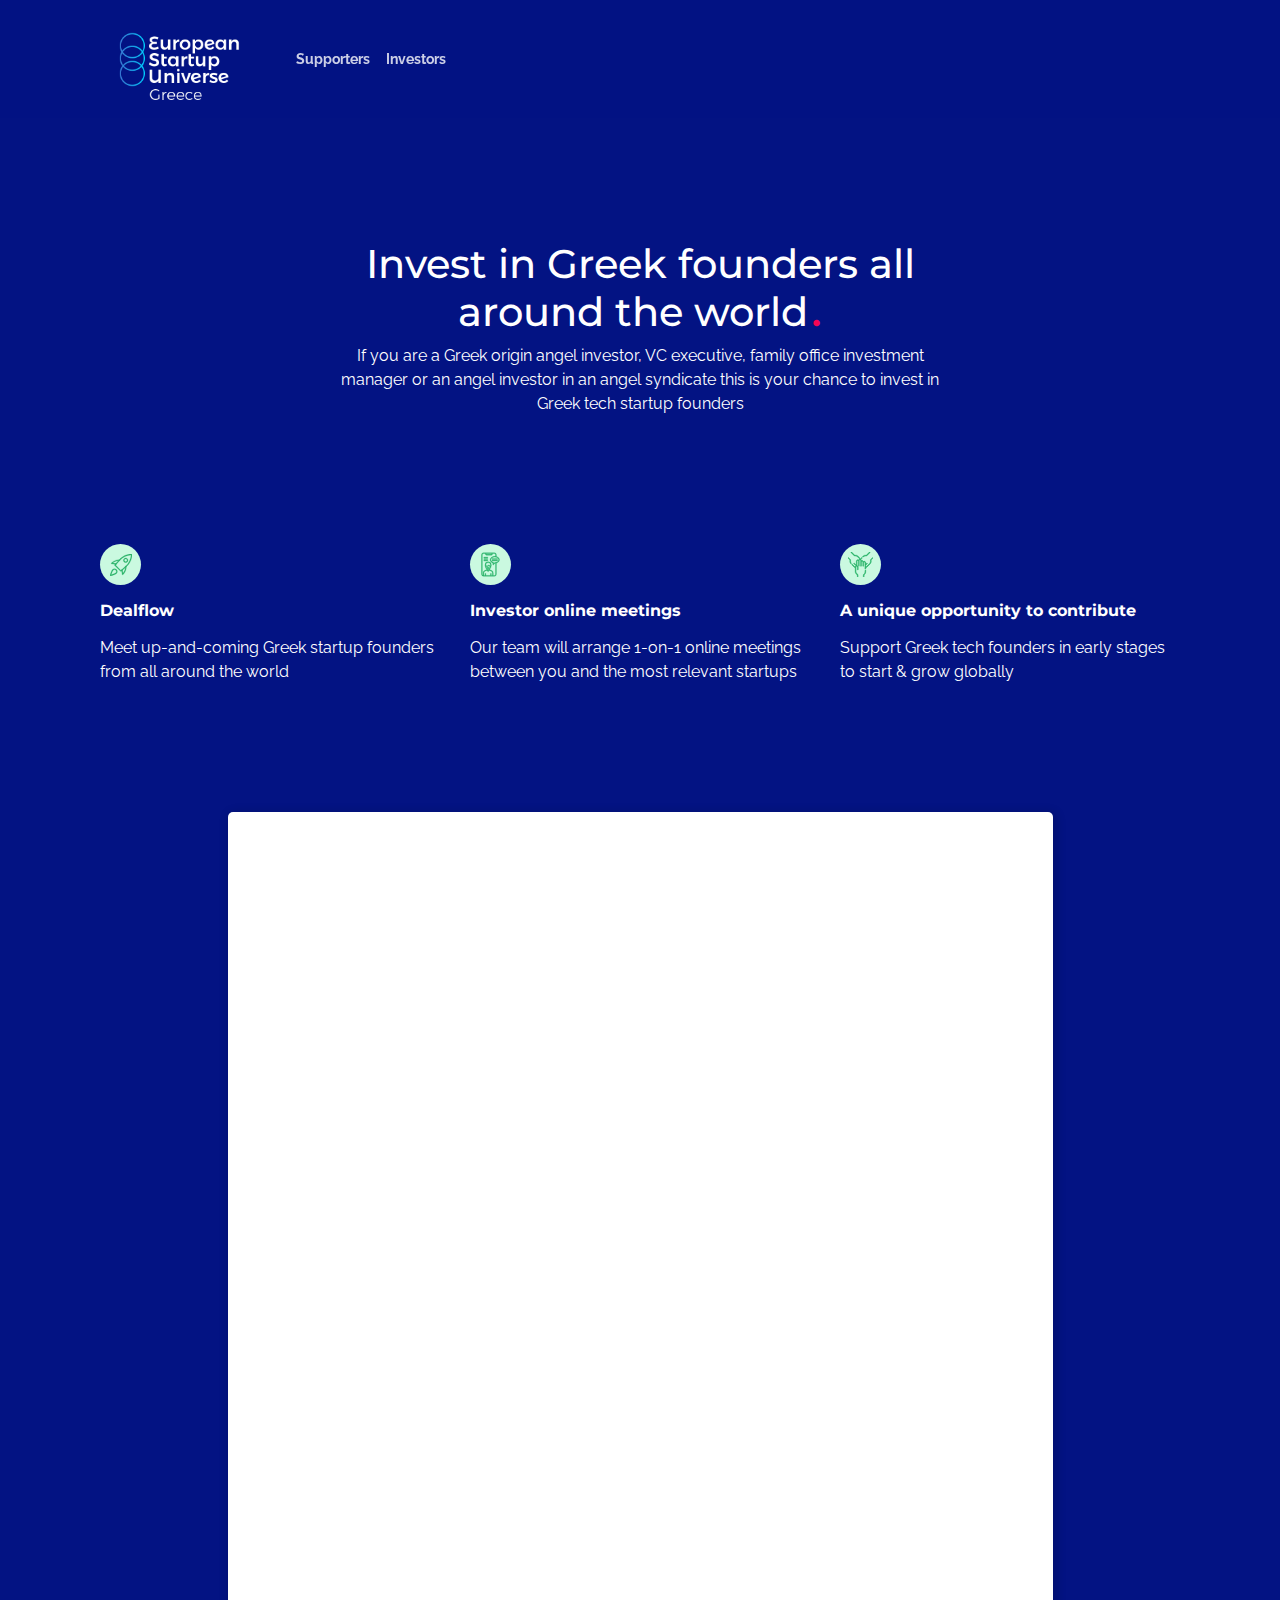
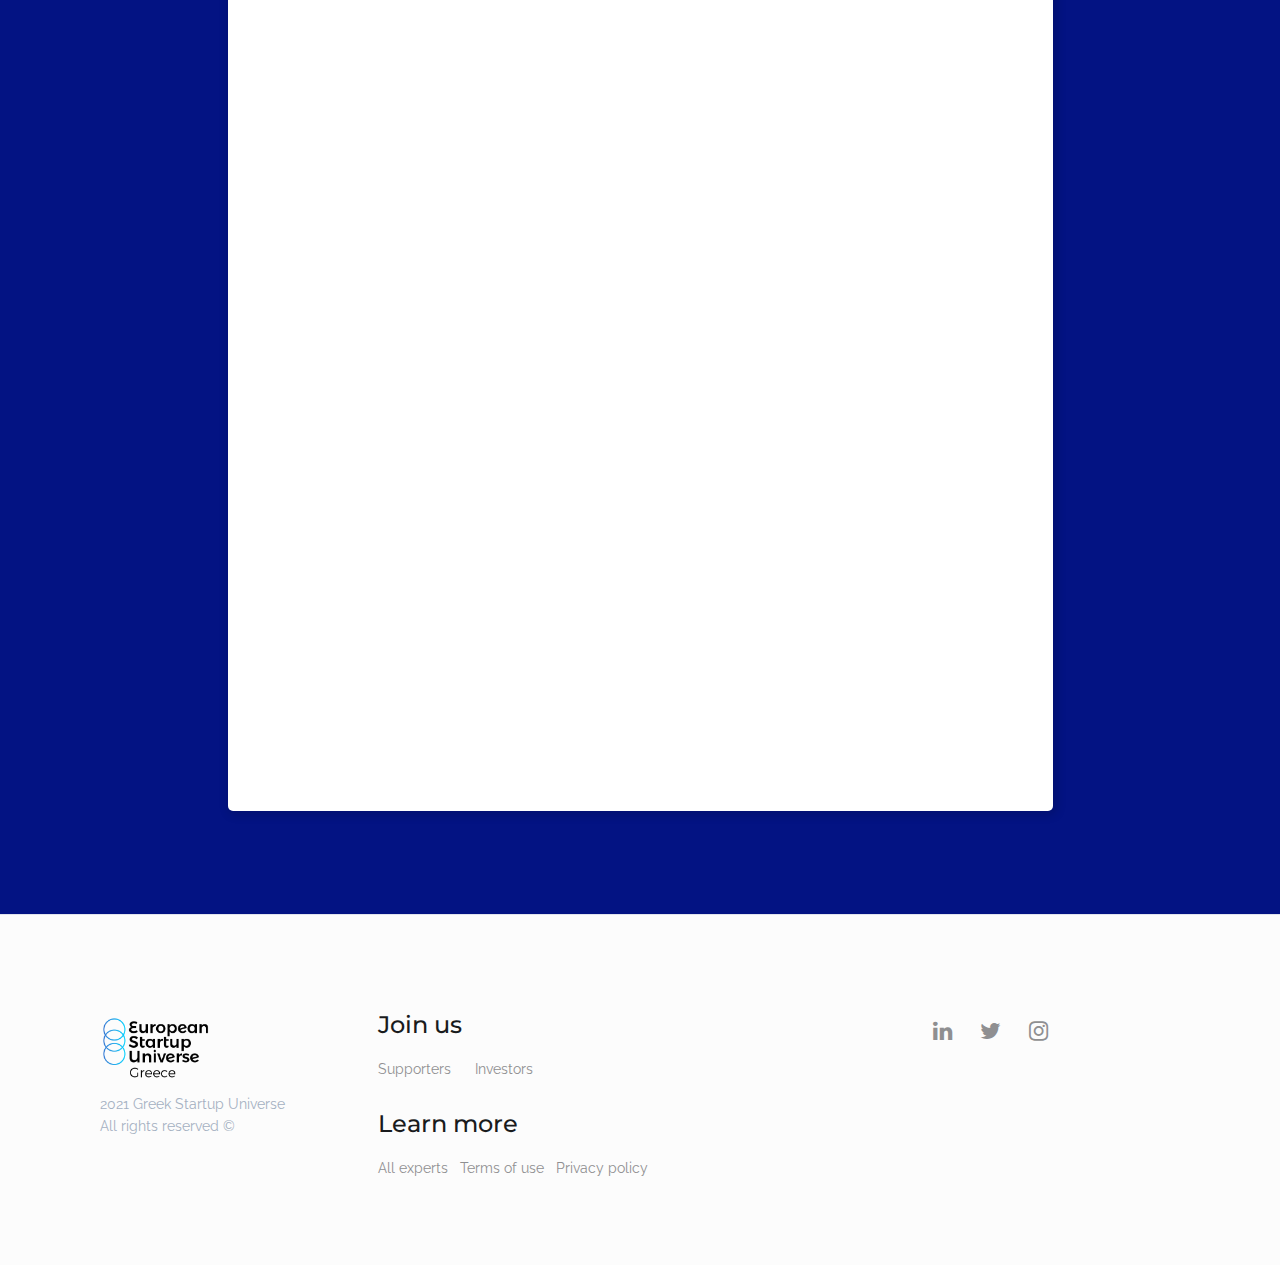
<file: investors.html>
<!Doctype html>
<html lang="en">
    <head>
        <meta charset="utf-8">
        <meta name="viewport" content="width=device-width, initial-scale=1.0">
        <meta name="description" content="The 6-week online program exclusively for Greek founders globally">
        <meta name="author" content="Greek Startup Universe">
        <meta property="og:url" content="https://greece.thestartupuniverse.org"/>
        <meta property="og:type" content="website"/>
        <meta property="og:title" content="Greek Startup Universe"/>
        <meta property="og:site_name" content="Greek Startup Universe"/>
        <meta property="og:description"
                content="The 6-week online program exclusively for Greek founders globally."
        />
        <meta property="og:image" content="content/img/facebook_open_graph.png"/>
        <title>Greek Startup Universe</title>
        <!-- Favicon-->
        <link rel="shortcut icon" href="content/img/favicon.png">
        <!-- Bootstrap Core CSS -->
        <link rel="stylesheet" href="css/bootstrap.min.css">
        <!-- Custom CSS -->
        <link rel="stylesheet" href="css/basic.css">
        <link rel="stylesheet" href="css/supportive_pages.css">
        <!-- Google Analytics -->
        <script async src="https://www.googletagmanager.com/gtag/js?id=G-YRRZKN8026"></script>
        <script>
          window.dataLayer = window.dataLayer || [];
          function gtag(){dataLayer.push(arguments);}
          gtag('js', new Date());

          gtag('config', 'G-YRRZKN8026');
        </script>
        <!-- Fastbase Analytics -->
        <script>
         (function () {
           var e,i=["https://fastbase.com/fscript.js","TaMvmF3BjX","script"],a=document,s=a.createElement(i[2]);
           s.async=!0,s.id=i[1],s.src=i[0],(e=a.getElementsByTagName(i[2])[0]).parentNode.insertBefore(s,e)
         })();
        </script>

        <!-- Hotjar Tracking Code -->
        <script>
            (function(h,o,t,j,a,r){
                h.hj=h.hj||function(){(h.hj.q=h.hj.q||[]).push(arguments)};
                h._hjSettings={hjid:2195132,hjsv:6};
                a=o.getElementsByTagName('head')[0];
                r=o.createElement('script');r.async=1;
                r.src=t+h._hjSettings.hjid+j+h._hjSettings.hjsv;
                a.appendChild(r);
            })(window,document,'https://static.hotjar.com/c/hotjar-','.js?sv=');
        </script>
    </head>
    <body>

    <!-- Google Analytics -->


    <!-- Navigation Bar Section -->
    <nav class="navbar fixed-top navbar-expand-lg navbar-light bg-light">
        <div class="container">
            <a class="navbar-brand" href="index.html">
                <img src="content/img/logo/ESU_Greece_white.png" width="auto" height="70px" alt="logo">
            </a>
            <button class="navbar-toggler navbar-toggler-left x collapsed" type="button" data-toggle="collapse" data-target="#navbarText" aria-controls="navbarText" aria-expanded="false" aria-label="Toggle navigation">
                <span class="icon-bar"></span>
                <span class="icon-bar"></span>
                <span class="icon-bar"></span>
              </button>
            <div class="collapse navbar-collapse" id="navbarText">
                <ul class="navbar-nav ml-md-3 mr-auto mt-md-3 mt-lg-0">
                    <li class="nav-item">
                        <a class="nav-link" href="supporters.html">Supporters</a>
                    </li>
                    <li class="nav-item">
                        <a class="nav-link d-none" href="bexpert.html">Experts</a>
                    </li>
                    <li class="nav-item">
                        <a class="nav-link" href="investors.html">Investors</a>
                    </li>
                </ul>
                <!--<button class="btn mt-3 mt-md-0 my-2 my-sm-0 btn-call-to-action" type="button" onclick="window.open('https://greekstartupuniverse.org/waitinglist.html')">Book your seat</button>-->
            </div>
        </div>
    </nav>

    <!-- Hero Section -->
    <section class="jumbotron jumbotron-fluid welcome-section mt-5">
        <div class="container">
            <div class="col-12">

                <div class="row">
                    <div class="col-12 col-lg-7 welcome-section-title text-center mx-auto">
                        <h1 class="title-welcome">Invest in Greek founders all around the world<span class="colored-dot">.</span></h1>
                        <p class="text-white">If you are a Greek origin angel investor, VC executive, family office investment manager or an angel investor in an angel syndicate this is your chance to invest in Greek tech startup founders</p>
                    </div>
                </div>

            </div>
        </div>
    </section>

    <!-- Features section -->
    <section class="mb-5" id="section-investors-features">
        <div class="container">
            <div class="col-12">
                <div class="row">
                    <div class="col-12 col-md-4 py-3 card-style">
                        <span class="badge badge-secondary icon-wrapper rocket-icon-wrapper">
                            <img src="content/img/rocket.svg" width="auto" height="22" alt="bot development graphic image">
                        </span>
                        <h6 class="font-weight-bold my-3 text-white">Dealflow</h6>
                        <p class="text-white">Meet up-and-coming Greek startup founders from all around the world</p>
                    </div>
                    <div class="col-12 col-md-4 py-3 card-style">
                        <span class="badge badge-secondary icon-wrapper">
                            <img src="content/img/video-chat.svg" width="auto" height="25" alt="bot development graphic image">
                        </span>
                        <h6 class="font-weight-bold my-3 text-white">Investor online meetings</h6>
                        <p class="text-white">Our team will arrange 1-on-1 online meetings between you and the most relevant startups</p>
                    </div>
                    <div class="col-12 col-md-4 py-3 card-style">
                        <span class="badge badge-secondary icon-wrapper">
                            <img src="content/img/united.svg" width="auto" height="25" alt="bot development graphic image">
                        </span>
                        <h6 class="font-weight-bold my-3 text-white">A unique opportunity to contribute</h6>
                        <p class="text-white">Support Greek tech founders in early stages to start & grow globally</p>
                    </div>
                </div>
            </div>
        </div>
    </section>

    <!-- Form content section -->
    <section id="section-form">
        <div class="container">
            <div class="row">
                <div class="col-12 col-md-9 mx-auto py-5 mb-5">
                    <iframe class="airtable-embed airtable-dynamic-height" src="https://airtable.com/embed/shr1Xl0LMjndE0c1S?backgroundColor=green" frameborder="0" onmousewheel="" width="100%" height="1599" style="background:#fff!important; box-shadow: 2px 2px 10px 2px rgba(0,0,0,.15); border-radius: 5px; font-family: 'Raleway', sans-serif!important;"></iframe>
                </div>
            </div>
        </div>
    </section>

    <!-- Footer -->
    <footer class="section-footer" role="contentinfo">
        <div class="container">
            <div class="col-12">

                <div class="row">
                    <div class="col-12 col-sm-6 col-lg-3 mt-3 order-3 order-sm-1 mt-sm-0">
                        <a class="navbar-brand" href="index.html">
                            <img src="content/img/logo/ESU_Greece_black.png" width="110" alt="logo">
                        </a>
                        <p class="mt-2">2021 Greek Startup Universe<br>All rights reserved ©</p>
                    </div>
                    <div class="col-12 col-sm-6 order-1 order-sm-2">
                        <h4 class="mb-3">Join us</h4>
                        <ul class="list-unstyled list-inline">
                            <li class="footer-list-item list-inline-item">
                                <a href="supporters.html">Supporters</a>
                            </li>
                            <li class="footer-list-item list-inline-item">
                                <a href="bexpert.html" class="footer-list-item d-none">Experts</a>
                            </li>
                            <li class="footer-list-item list-inline-item">
                                <a href="investors.html" class="footer-list-item">Investors</a>
                            </li>
                        </ul>
                        <h4 class="mb-3 mt-4">Learn more</h4>
                        <ul class="list-unstyled list-inline">
                            <li class="footer-list-item list-inline-item">
                                <a href="experts.html" class="footer-list-item">All experts</a>
                            </li>
                            <li class="footer-list-item list-inline-item">
                                <a href="terms.html" class="footer-list-item">Terms of use</a>
                            </li>
                            <li class="footer-list-item list-inline-item">
                                <a href="privacy.html" class="footer-list-item">Privacy policy</a>
                            </li>
                        </ul>
                    </div>
                    <div class="col-12 col-sm-6 col-lg-3 order-2 order-sm-3 mt-sm-3 mt-lg-0">
                      <ul class="list-unstyled list-inline">
                          <li class="footer-list-item list-inline-item social-list-item">
                              <a href="https://www.linkedin.com/company/european-startup-universe-greece/" target="_blank"><i class="fa fa-linkedin"></i></a>
                          </li>
                          <li class="footer-list-item list-inline-item social-list-item">
                              <a href="https://twitter.com/ESUGreece" target="_blank"><i class="fa fa-twitter"></i></a>
                          </li>
                          <li class="footer-list-item list-inline-item social-list-item d-none">
                              <a href=" https://www.facebook.com/europeanstartupuniverse" target="_blank"><i class="fa fa-facebook"></i></a>
                          </li>
                          <li class="footer-list-item list-inline-item social-list-item">
                              <a href="https://www.instagram.com/esugreece/" target="_blank"><i class="fa fa-instagram"></i></a>
                          </li>
                      </ul>
                    </div>
                </div>

            </div>
        </div>
    </footer>

    <!-- Cookies consent -->
    <div class="toast hidden" id="consent-popup" role="alert" aria-live="assertive" aria-atomic="true">
        <div class="toast-header">
            <button type="button" class="close ml-auto p-1" data-dismiss="toast" aria-label="Close">
                <span aria-hidden="true">&times;</span>
            </button>
        </div>
        <div class="toast-body pt-0">
           <p>By using this website you agree to the <a href="https://greece.thestartupuniverse.org/terms" target="_blank">Terms of use</a> and <a href="https://greece.thestartupuniverse.org/privacy">Privacy policy.</a></p>
            <a href="#!" class="btn btn-success mt-3 btn-block" id="accept-cookies" type="button">Got it</a>
        </div>
    </div>

    <script src="js/jquerry.v2.1.4.min.js"></script>
    <script src="js/poper.min.js"></script>
    <script src="js/bootstrap.min.js"></script>
    <script src="https://static.airtable.com/js/embed/embed_snippet_v1.js"></script>
    <script src="js/privacy.js"></script>
  </body>
</html>
</file>
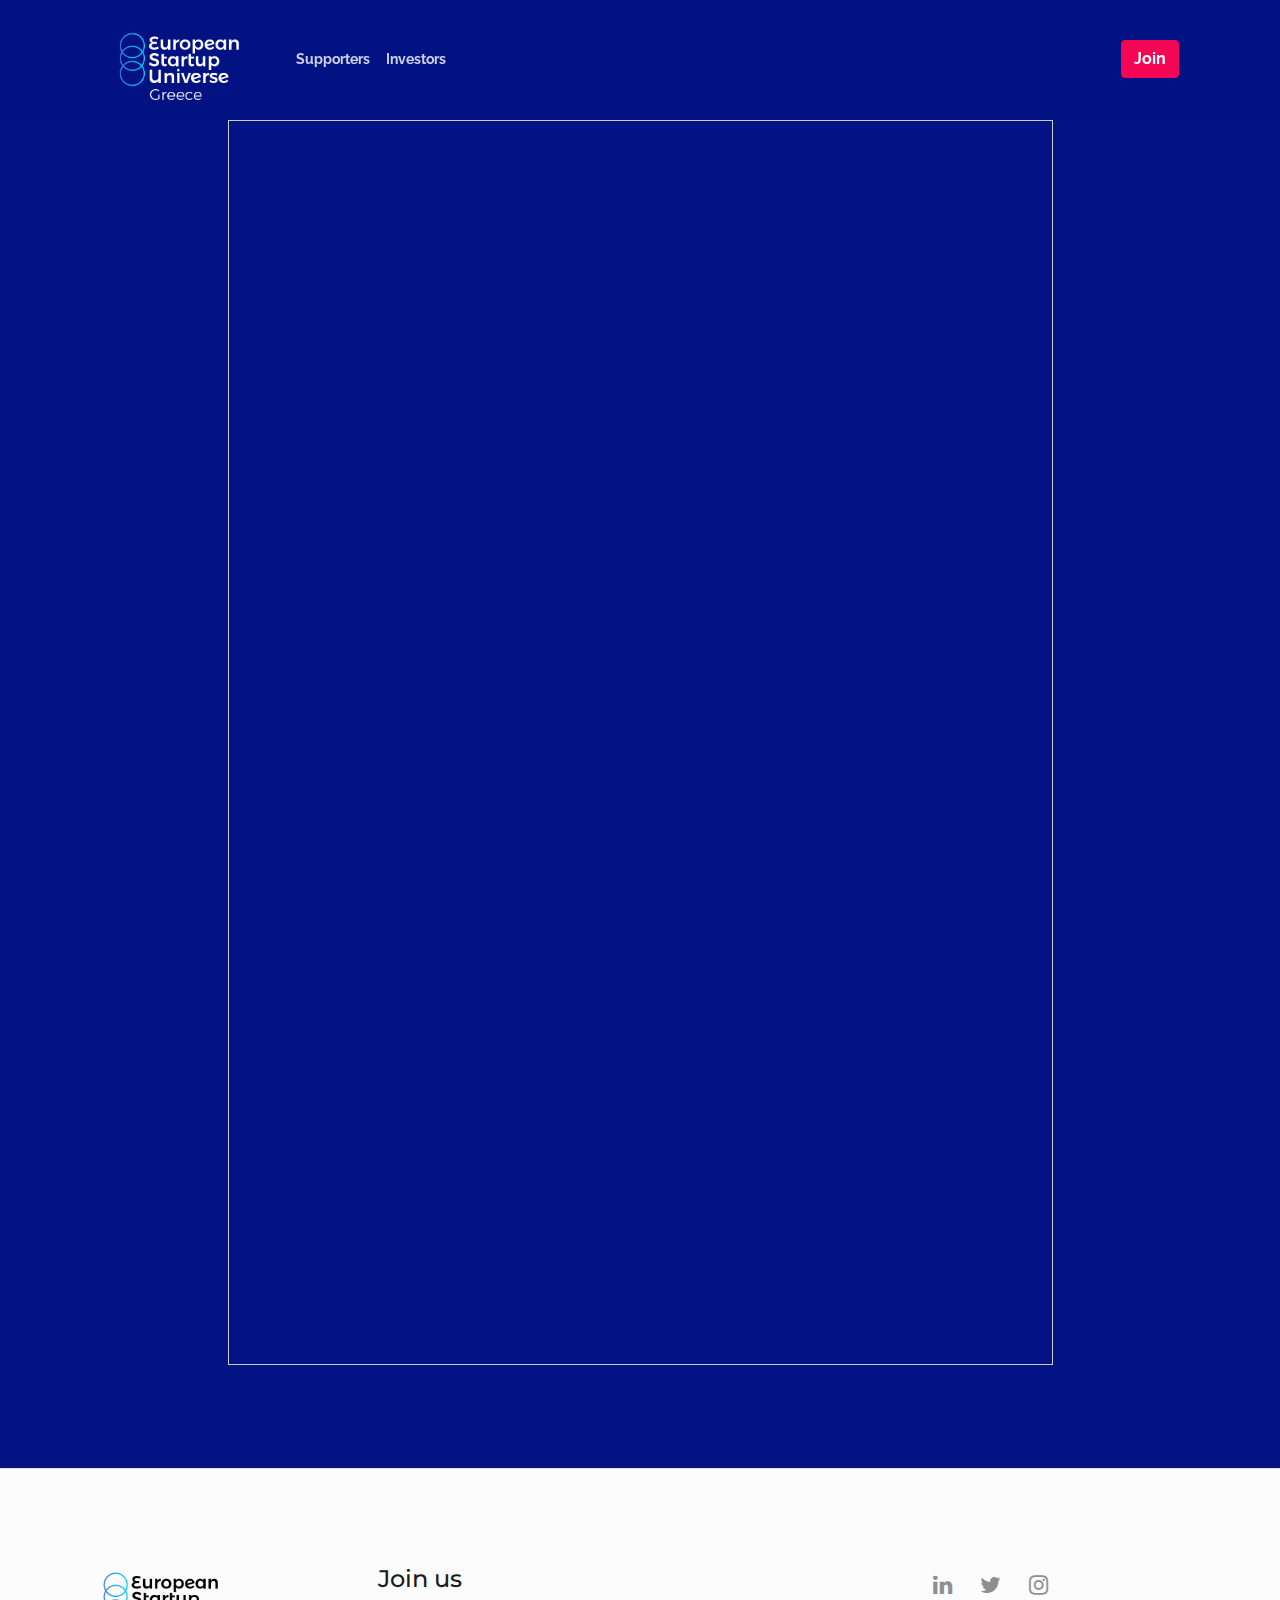
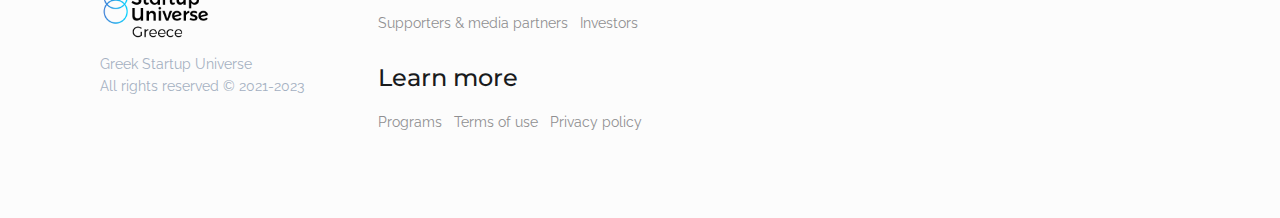
<file: join.html>
<!Doctype html>
<html lang="en">
    <head>
        <meta charset="utf-8">
        <meta name="viewport" content="width=device-width, initial-scale=1.0">
        <meta name="description" content="The 6-week online programs exclusively for Greek startup founders globally">
        <meta name="author" content="Greek Startup Universe team">
        <meta property="og:url" content="https://greece.thestartupuniverse.org"/>
        <meta property="og:type" content="website"/>
        <meta property="og:title" content="Greek Startup Universe"/>
        <meta property="og:site_name" content="Greek Startup Universe"/>
        <meta property="og:description"
                content="The 6-week online programs exclusively for Greek startup founders globally."
        />
        <meta property="og:image" content="content/img/facebook_open_graph.jpg"/>
        <title>Greek Startup Universe</title>
        <!-- Favicon-->
        <link rel="shortcut icon" href="content/img/favicon.png">
        <!-- Bootstrap Core CSS -->
        <link rel="stylesheet" href="css/bootstrap.min.css">
        <link rel="stylesheet" href="css/slick.css">
        <!-- Custom CSS -->
        <link rel="stylesheet" href="css/basic.css">
        <link rel="stylesheet" href="css/supportive_pages.css">
        <!-- Google Analytics -->
        <script async src="https://www.googletagmanager.com/gtag/js?id=G-YRRZKN8026"></script>
        <script>
          window.dataLayer = window.dataLayer || [];
          function gtag(){dataLayer.push(arguments);}
          gtag('js', new Date());

          gtag('config', 'G-YRRZKN8026');
        </script>
        <!-- Fastbase Analytics -->
        <!-- Hotjar Tracking Code -->

    </head>
    <body>

    <!-- Navigation Bar Section -->
    <nav class="navbar fixed-top navbar-expand-lg navbar-light bg-light">
        <div class="container">
            <a class="navbar-brand" href="index.html">
                <img src="content/img/logo/ESU_Greece_white.png" width="auto" height="70px" alt="logo">
            </a>
            <button class="navbar-toggler navbar-toggler-left x collapsed" type="button" data-toggle="collapse" data-target="#navbarText" aria-controls="navbarText" aria-expanded="false" aria-label="Toggle navigation">
                <span class="icon-bar"></span>
                <span class="icon-bar"></span>
                <span class="icon-bar"></span>
              </button>
            <div class="collapse navbar-collapse" id="navbarText">
                <ul class="navbar-nav ml-md-3 mr-auto mt-md-3 mt-lg-0">
                    <li class="nav-item">
                        <a class="nav-link" href="supporters.html">Supporters</a>
                    </li>
                    <li class="nav-item">
                        <a class="nav-link" href="investors.html">Investors</a>
                    </li>
                    <li class="nav-item d-none">
                        <a class="nav-link" href="about-program.html">Programs</a>
                    </li>
                    <li class="nav-item d-none">
                        <a class="nav-link" href="bexpert.html">Ambassadors</a>
                    </li>
                    <li class="nav-item d-none">
                        <a class="nav-link" href="organizers.html">Co-organizers</a>
                    </li>
                </ul>
                <a class="nav-link" href="join.html"><button class="btn mt-3 mt-md-0 my-2 my-sm-0 btn-call-to-action" type="button">Join</button></a>
        </div>
    </nav>
    <br><br><br>
    <!-- Form content section -->
    <section id="section-form">
        <div class="container">
            <div class="row">
                <div class="col-12 col-md-9 mx-auto py-5 mb-5">
                  <script src="https://static.airtable.com/js/embed/embed_snippet_v1.js"></script><iframe class="airtable-embed airtable-dynamic-height" src="https://airtable.com/embed/shrUqvDnGDhO9ol2F?backgroundColor=red" frameborder="0" onmousewheel="" width="100%" height="1245" style="background: transparent; border: 1px solid #ccc;"></iframe>
                </div>
            </div>
        </div>
    </section>

    <!-- Footer -->
    <footer class="section-footer" role="contentinfo">
        <div class="container">
            <div class="col-12">

                <div class="row">
                    <div class="col-12 col-sm-6 col-lg-3 mt-3 order-3 order-sm-1 mt-sm-0">
                        <a class="navbar-brand" href="index.html">
                            <img src="content/img/logo/ESU_Greece_black.png" width="auto" height="70px" alt="logo">
                        </a>
                        <p class="mt-2">Greek Startup Universe<br>All rights reserved © 2021-2023 </p>
                    </div>
                    <div class="col-12 col-sm-6 order-1 order-sm-2">
                        <h4 class="mb-3">Join us</h4>
                        <ul class="list-unstyled list-inline">
                            <li class="footer-list-item list-inline-item">
                                <a href="supporters.html">Supporters & media partners</a>
                            </li>
                            <li class="footer-list-item list-inline-item d-none">
                                <a href="organizers.html" class="footer-list-item">Co-organizers</a>
                            </li>
                            <li class="footer-list-item list-inline-item">
                                <a href="investors.html" class="footer-list-item">Investors</a>
                            </li>
                            <li class="footer-list-item list-inline-item d-none">
                                <a href="bexpert.html" class="footer-list-item">Ambassadors</a>
                            </li>
                        </ul>
                        <h4 class="mb-3 mt-4">Learn more</h4>
                        <ul class="list-unstyled list-inline">
                            <li class="footer-list-item list-inline-item">
                                <a href="about-program.html" class="footer-list-item">Programs</a>
                            </li>
                            <li class="footer-list-item list-inline-item">
                                <a href="terms.html" class="footer-list-item">Terms of use</a>
                            </li>
                            <li class="footer-list-item list-inline-item">
                                <a href="privacy.html" class="footer-list-item">Privacy policy</a>
                            </li>
                        </ul>
                    </div>
                    <div class="col-12 col-sm-6 col-lg-3 order-2 order-sm-3 mt-sm-3 mt-lg-0">
                      <ul class="list-unstyled list-inline">
                          <li class="footer-list-item list-inline-item social-list-item">
                              <a href="https://www.linkedin.com/company/european-startup-universe-greece/" target="_blank"><i class="fa fa-linkedin"></i></a>
                          </li>
                          <li class="footer-list-item list-inline-item social-list-item">
                              <a href="https://twitter.com/ESUGreece" target="_blank"><i class="fa fa-twitter"></i></a>
                          </li>
                          <li class="footer-list-item list-inline-item social-list-item d-none">
                              <a href=" https://www.facebook.com/europeanstartupuniverse" target="_blank"><i class="fa fa-facebook"></i></a>
                          </li>
                          <li class="footer-list-item list-inline-item social-list-item">
                              <a href="https://www.instagram.com/esugreece/" target="_blank"><i class="fa fa-instagram"></i></a>
                          </li>
                      </ul>
                    </div>
                </div>

            </div>
        </div>
    </footer>

    <!-- Cookies consent -->
    <div class="toast hidden" id="consent-popup" role="alert" aria-live="assertive" aria-atomic="true">
        <div class="toast-header">
            <button type="button" class="close ml-auto p-1" data-dismiss="toast" aria-label="Close">
                <span aria-hidden="true">&times;</span>
            </button>
        </div>
        <div class="toast-body pt-0">
           <p>By using this website you agree to the <a href="https://greece.thestartupuniverse.org/terms" target="_blank">Terms of use</a> and <a href="https://greece.thestartupuniverse.org/privacy">Privacy policy.</a></p>
            <a href="#!" class="btn btn-success mt-3 btn-block" id="accept-cookies" type="button">Got it</a>
        </div>
    </div>

    <script src="js/jquerry.v2.1.4.min.js"></script>
    <script src="js/poper.min.js"></script>
    <script src="js/bootstrap.min.js"></script>
    <script src="https://static.airtable.com/js/embed/embed_snippet_v1.js"></script>
    <script src="js/privacy.js"></script>

  </body>
</html>
</file>
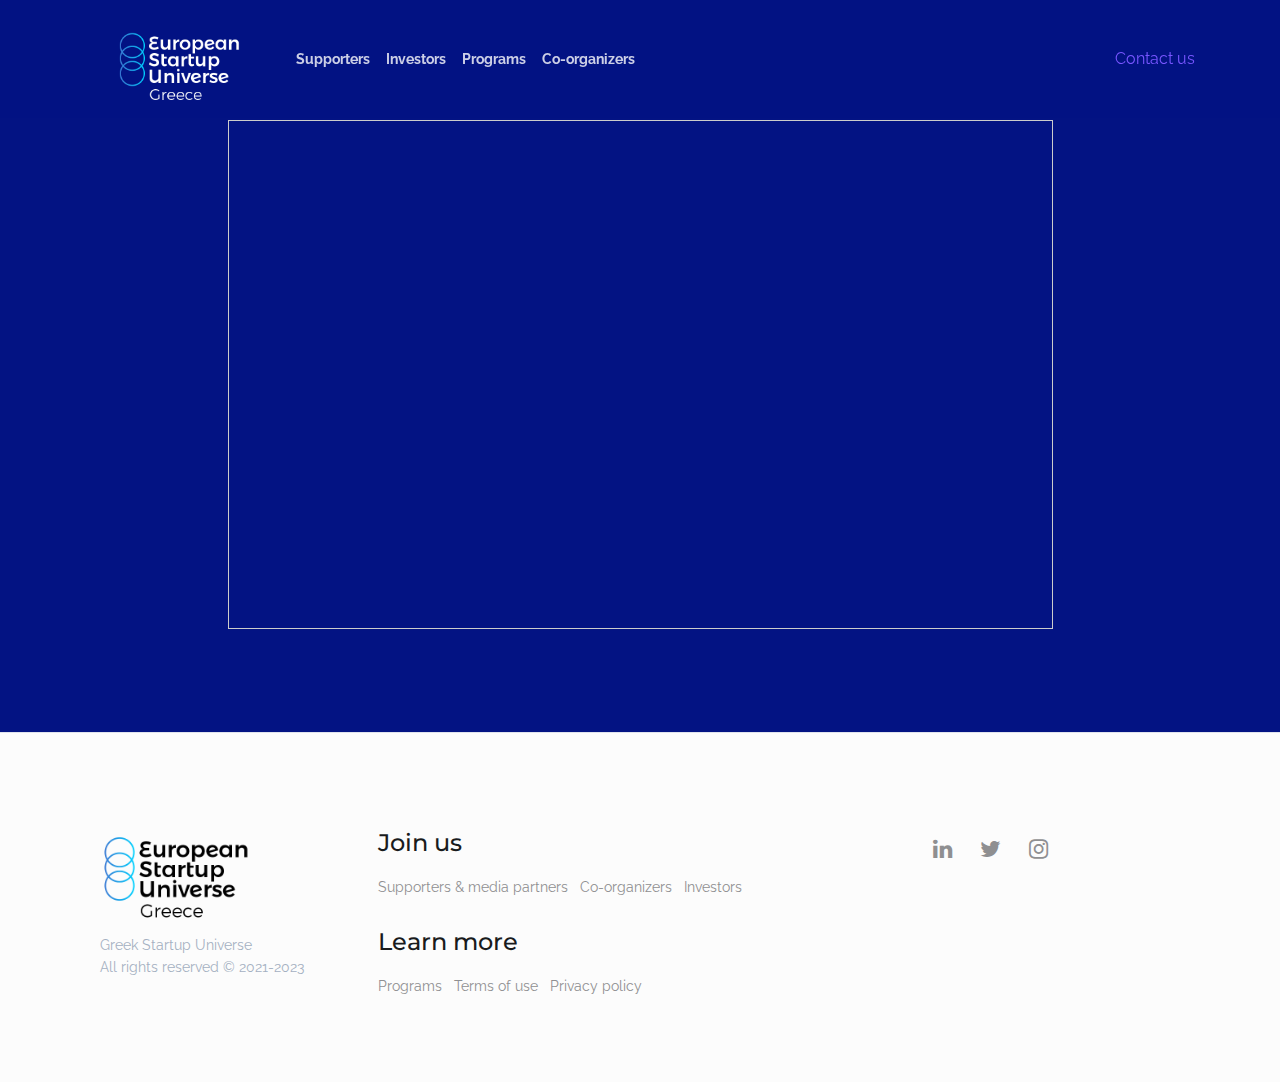
<file: newsletter.html>
<!Doctype html>
<html lang="en">
    <head>
        <meta charset="utf-8">
        <meta name="viewport" content="width=device-width, initial-scale=1.0">
        <meta name="description" content="The 6-week online programs exclusively for Greek startup founders globally">
        <meta name="author" content="Greek Startup Universe team">
        <meta property="og:url" content="https://greece.thestartupuniverse.org"/>
        <meta property="og:type" content="website"/>
        <meta property="og:title" content="Greek Startup Universe"/>
        <meta property="og:site_name" content="Greek Startup Universe"/>
        <meta property="og:description"
                content="The 6-week online programs exclusively for Greek startup founders globally."
        />
        <meta property="og:image" content="content/img/facebook_open_graph.jpg"/>
        <title>Greek Startup Universe</title>
        <!-- Favicon-->
        <link rel="shortcut icon" href="content/img/favicon.png">
        <!-- Bootstrap Core CSS -->
        <link rel="stylesheet" href="css/bootstrap.min.css">
        <link rel="stylesheet" href="css/slick.css">
        <!-- Custom CSS -->
        <link rel="stylesheet" href="css/basic.css">
        <link rel="stylesheet" href="css/supportive_pages.css">
        <!-- Google Analytics -->
        <script async src="https://www.googletagmanager.com/gtag/js?id=G-YRRZKN8026"></script>
        <script>
          window.dataLayer = window.dataLayer || [];
          function gtag(){dataLayer.push(arguments);}
          gtag('js', new Date());

          gtag('config', 'G-YRRZKN8026');
        </script>
        <!-- Fastbase Analytics -->
        <!-- Hotjar Tracking Code -->

    </head>
    <body>

    <!-- Navigation Bar Section -->
    <nav class="navbar fixed-top navbar-expand-lg navbar-light bg-light">
        <div class="container">
            <a class="navbar-brand" href="index.html">
                <img src="content/img/logo/ESU_Greece_white.png" width="auto" height="70px" alt="Greek Startup Universe white logo">
            </a>
            <button class="navbar-toggler navbar-toggler-left x collapsed" type="button" data-toggle="collapse" data-target="#navbarText" aria-controls="navbarText" aria-expanded="false" aria-label="Toggle navigation">
                <span class="icon-bar"></span>
                <span class="icon-bar"></span>
                <span class="icon-bar"></span>
              </button>
            <div class="collapse navbar-collapse" id="navbarText">
                <ul class="navbar-nav ml-md-3 mr-auto mt-md-3 mt-lg-0">
                    <li class="nav-item">
                        <a class="nav-link" href="supporters.html">Supporters</a>
                    </li>
                    <li class="nav-item">
                        <a class="nav-link" href="investors.html">Investors</a>
                    </li>
                    <li class="nav-item">
                        <a class="nav-link" href="about-program.html">Programs</a>
                    </li>
                    <li class="nav-item d-none">
                        <a class="nav-link" href="bexpert.html">Ambassadors</a>
                    </li>
                    <li class="nav-item">
                        <a class="nav-link" href="organizers.html">Co-organizers</a>
                    </li>
                </ul>
                <a class= "nav-item" href="contactus.html"><class="text-white text-bold">Contact us</a>
        </div>
    </nav>
    <br><br><br>
    <!-- Form content section -->
    <section id="section-form">
        <div class="container">
            <div class="row">
                <div class="col-12 col-md-9 mx-auto py-5 mb-5">
                    <script src="https://static.airtable.com/js/embed/embed_snippet_v1.js"></script><iframe class="airtable-embed airtable-dynamic-height" src="https://airtable.com/embed/shrsFXzmnbM3LVhd2?backgroundColor=red" frameborder="0" onmousewheel="" width="100%" height="509" style="background: transparent; border: 1px solid #ccc;"></iframe>
                </div>
            </div>
        </div>
    </section>

    <!-- Footer -->
    <footer class="section-footer" role="contentinfo">
        <div class="container">
            <div class="col-12">

                <div class="row">
                    <div class="col-12 col-sm-6 col-lg-3 mt-3 order-3 order-sm-1 mt-sm-0">
                        <a class="navbar-brand" href="index.html">
                            <img src="content/img/logo/ESU_Greece_black.png" width="150px" alt="Greek Startup Universe black logo">
                        </a>
                        <p class="mt-2">Greek Startup Universe<br>All rights reserved © 2021-2023 </p>
                    </div>
                    <div class="col-12 col-sm-6 order-1 order-sm-2">
                        <h4 class="mb-3">Join us</h4>
                        <ul class="list-unstyled list-inline">
                            <li class="footer-list-item list-inline-item">
                                <a href="supporters.html">Supporters & media partners</a>
                            </li>
                            <li class="footer-list-item list-inline-item">
                                <a href="organizers.html" class="footer-list-item">Co-organizers</a>
                            </li>
                            <li class="footer-list-item list-inline-item">
                                <a href="investors.html" class="footer-list-item">Investors</a>
                            </li>
                            <li class="footer-list-item list-inline-item d-none">
                                <a href="bexpert.html" class="footer-list-item">Ambassadors</a>
                            </li>
                        </ul>
                        <h4 class="mb-3 mt-4">Learn more</h4>
                        <ul class="list-unstyled list-inline">
                            <li class="footer-list-item list-inline-item">
                                <a href="about-program.html" class="footer-list-item">Programs</a>
                            </li>
                            <li class="footer-list-item list-inline-item">
                                <a href="terms.html" class="footer-list-item">Terms of use</a>
                            </li>
                            <li class="footer-list-item list-inline-item">
                                <a href="privacy.html" class="footer-list-item">Privacy policy</a>
                            </li>
                        </ul>
                    </div>
                    <div class="col-12 col-sm-6 col-lg-3 order-2 order-sm-3 mt-sm-3 mt-lg-0">
                      <ul class="list-unstyled list-inline">
                          <li class="footer-list-item list-inline-item social-list-item">
                              <a href="https://www.linkedin.com/company/european-startup-universe-greece/" target="_blank"><i class="fa fa-linkedin"></i></a>
                          </li>
                          <li class="footer-list-item list-inline-item social-list-item">
                              <a href="https://twitter.com/ESUGreece" target="_blank"><i class="fa fa-twitter"></i></a>
                          </li>
                          <li class="footer-list-item list-inline-item social-list-item d-none">
                              <a href=" https://www.facebook.com/europeanstartupuniverse" target="_blank"><i class="fa fa-facebook"></i></a>
                          </li>
                          <li class="footer-list-item list-inline-item social-list-item">
                              <a href="https://www.instagram.com/esugreece/" target="_blank"><i class="fa fa-instagram"></i></a>
                          </li>
                      </ul>
                    </div>
                </div>

            </div>
        </div>
    </footer>

    <!-- Cookies consent -->
    <div class="toast hidden" id="consent-popup" role="alert" aria-live="assertive" aria-atomic="true">
        <div class="toast-header">
            <button type="button" class="close ml-auto p-1" data-dismiss="toast" aria-label="Close">
                <span aria-hidden="true">&times;</span>
            </button>
        </div>
        <div class="toast-body pt-0">
           <p>By using this website you agree to the <a href="https://greece.thestartupuniverse.org/terms" target="_blank">Terms of use</a> and <a href="https://greece.thestartupuniverse.org/privacy">Privacy policy.</a></p>
            <a href="#!" class="btn btn-success mt-3 btn-block" id="accept-cookies" type="button">Got it</a>
        </div>
    </div>

    <script src="js/jquerry.v2.1.4.min.js"></script>
    <script src="js/poper.min.js"></script>
    <script src="js/bootstrap.min.js"></script>
    <script src="https://static.airtable.com/js/embed/embed_snippet_v1.js"></script>
    <script src="js/privacy.js"></script>

  </body>
</html>
</file>
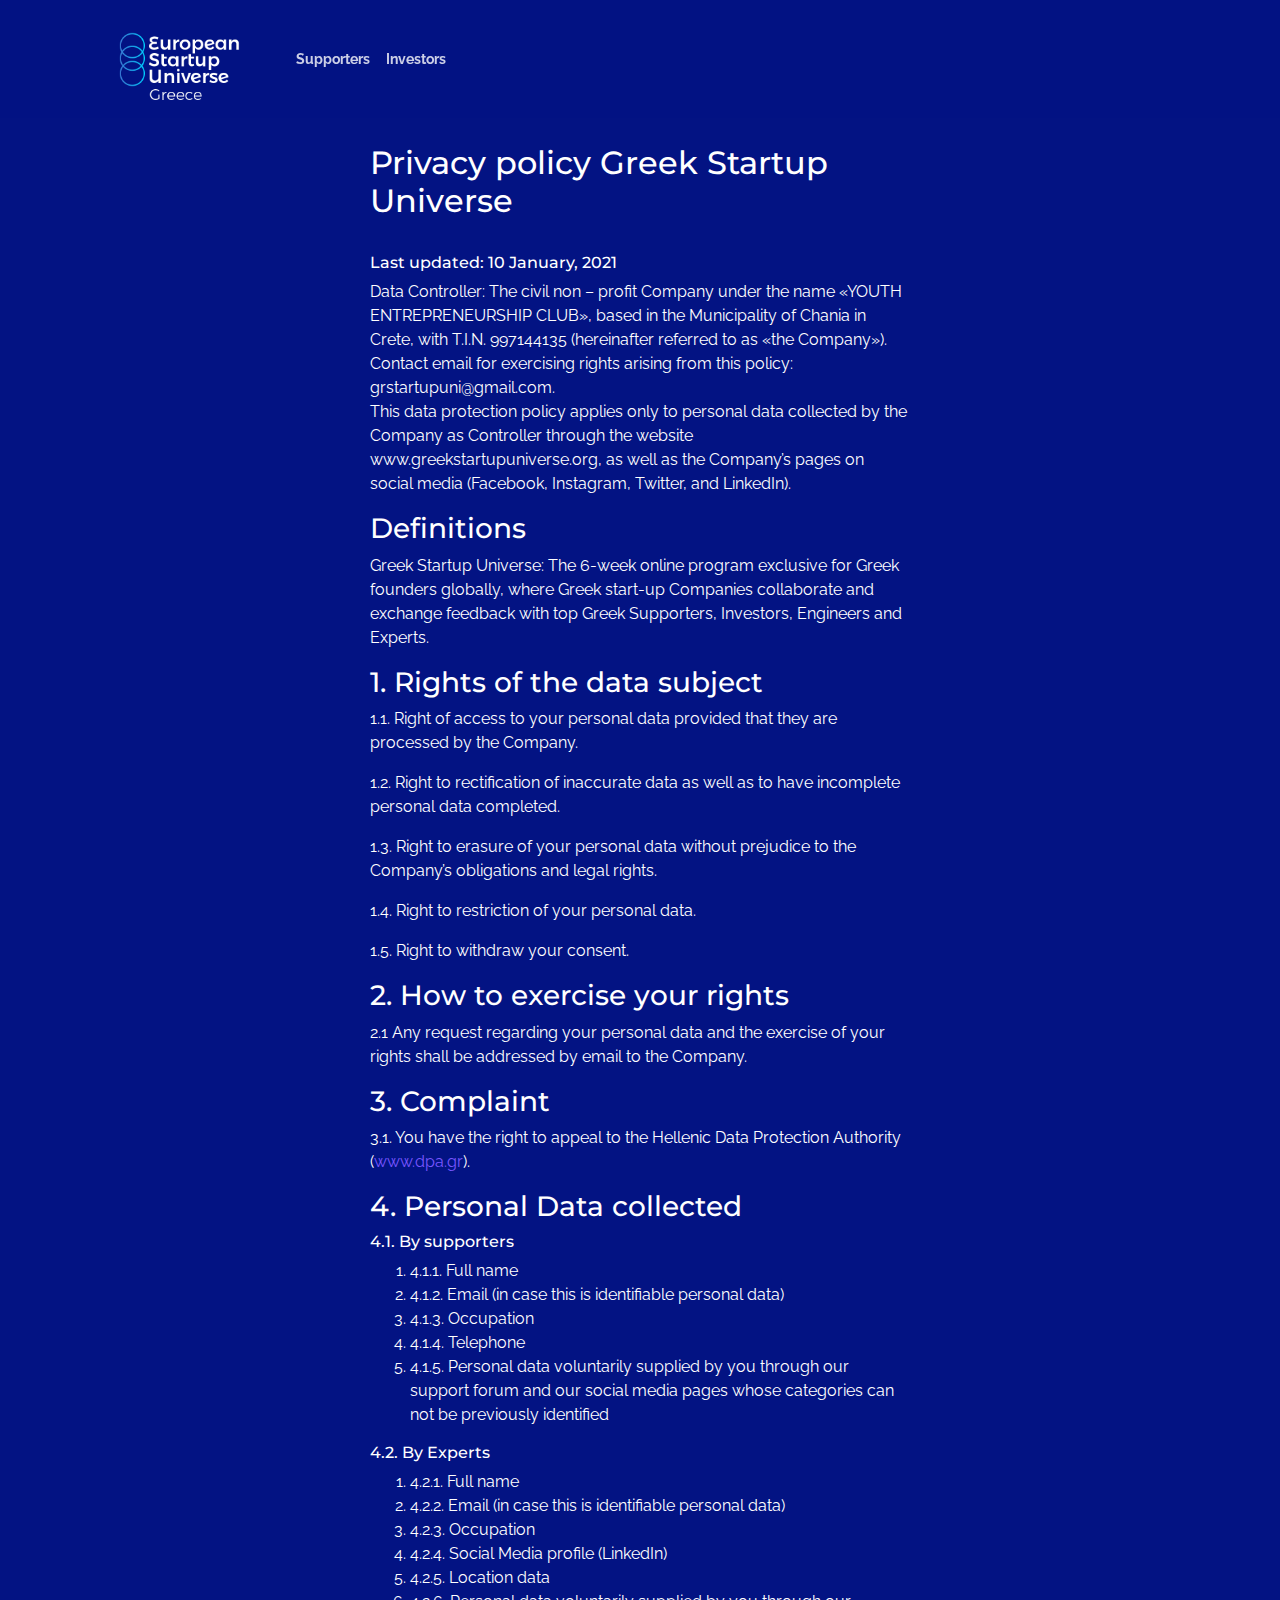
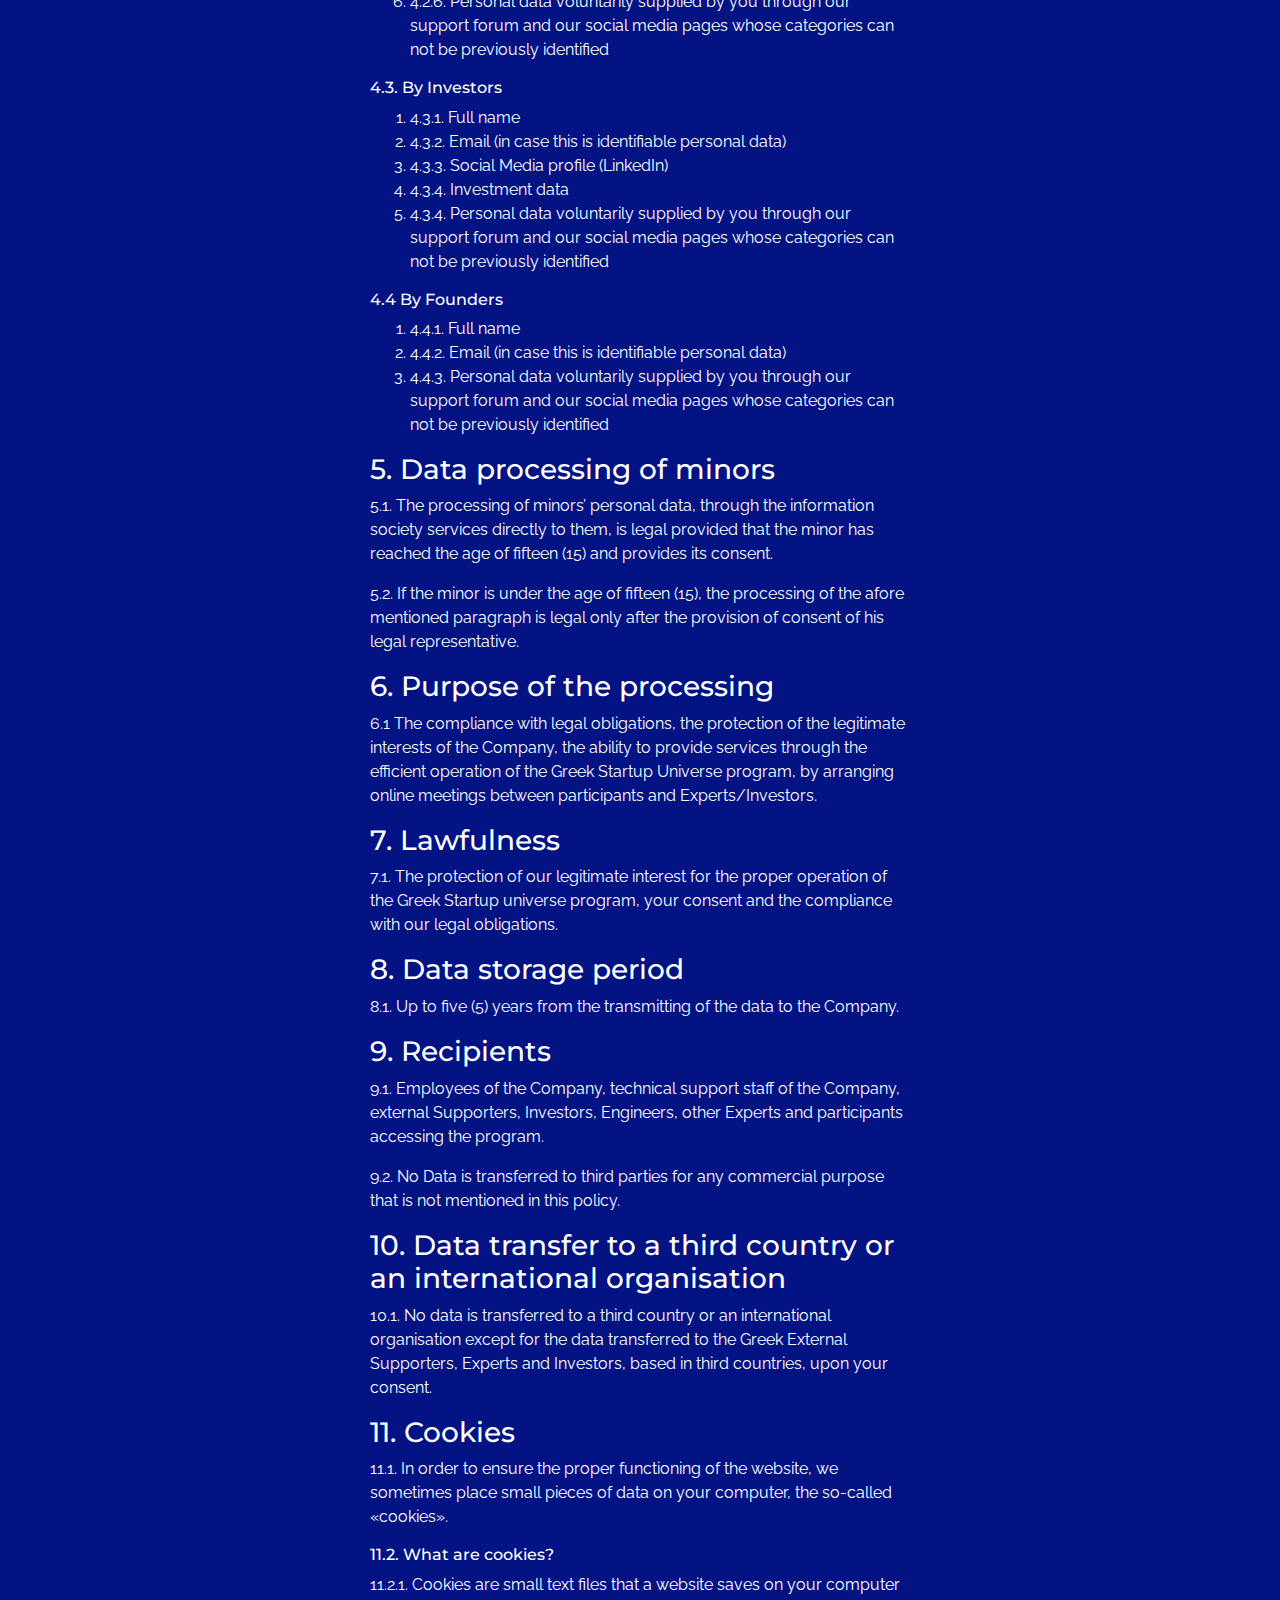
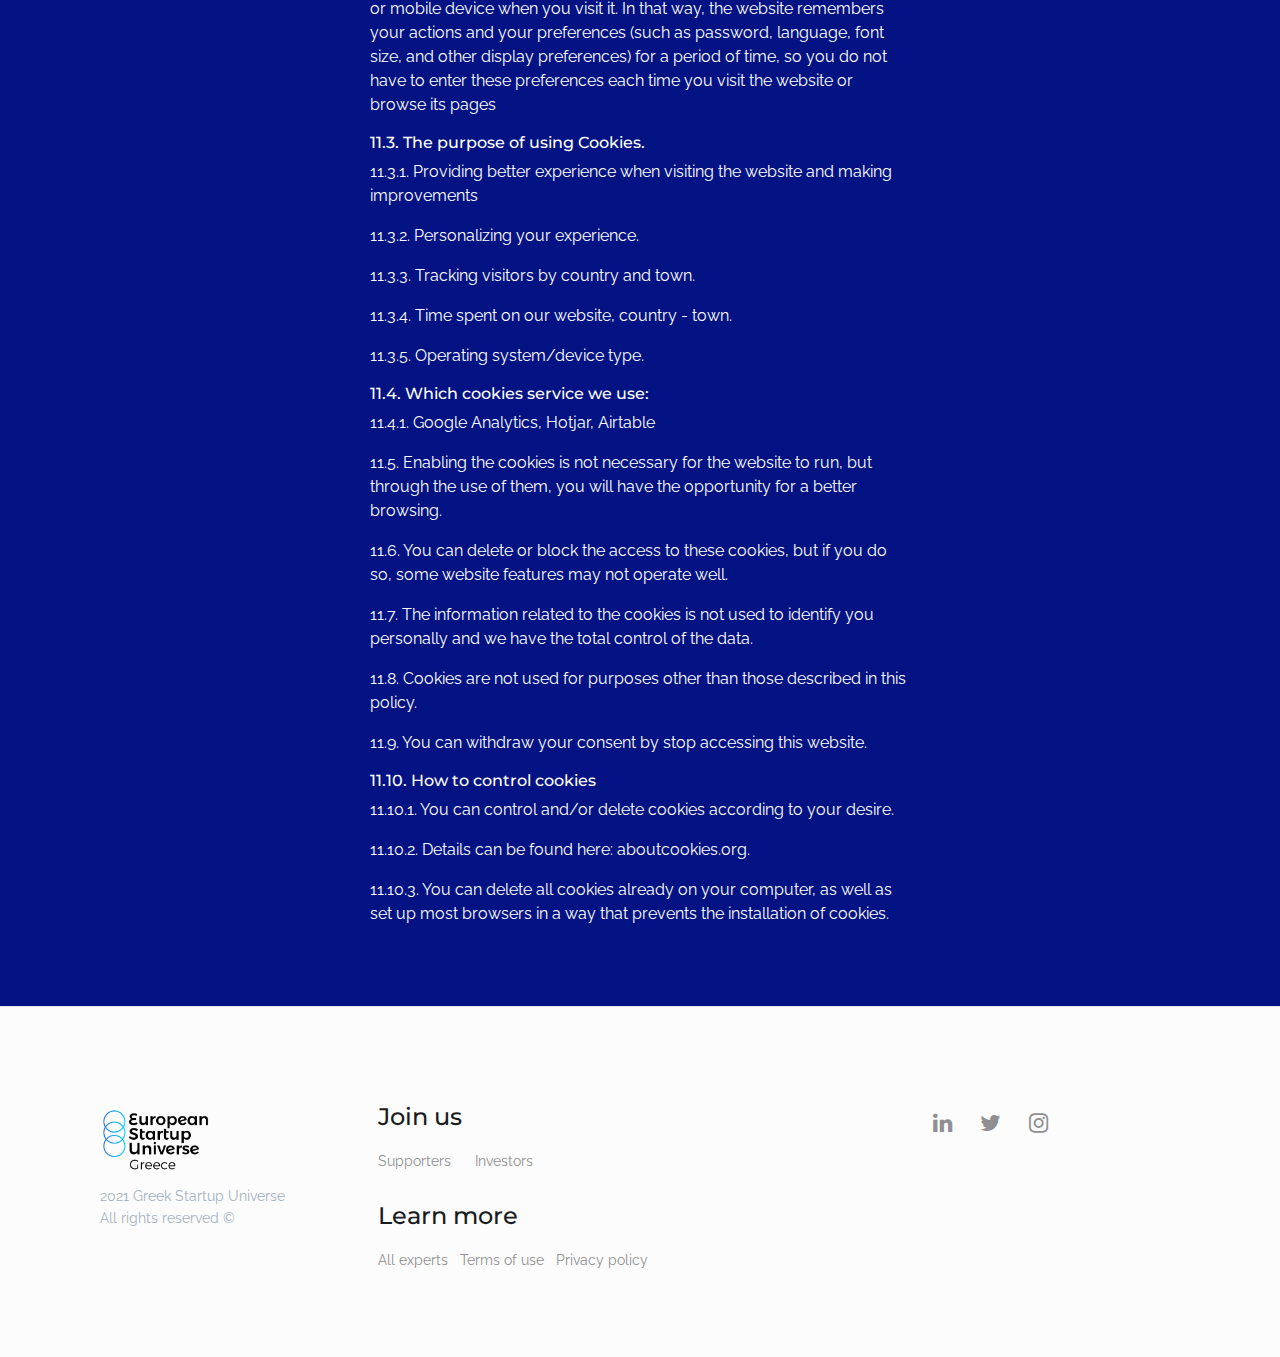
<file: privacy.html>
<!Doctype html>
<html lang="en">
    <head>
        <meta charset="utf-8">
        <meta name="viewport" content="width=device-width, initial-scale=1.0">
        <meta name="description" content="The 6-week online program exclusively for Greek founders globally">
        <meta name="author" content="Greek Startup Universe">
        <meta property="og:url" content="https://greece.thestartupuniverse.org"/>
        <meta property="og:type" content="website"/>
        <meta property="og:title" content="Greek Startup Universe"/>
        <meta property="og:site_name" content="Greek Startup Universe"/>
        <meta property="og:description"
                content="The 6-week online program exclusively for Greek founders globally."
        />
        <meta property="og:image" content="content/img/facebook_open_graph.png"/>
        <title>Greek Startup Universe</title>
        <!-- Favicon-->
        <link rel="shortcut icon" href="content/img/favicon.png">
        <!-- Bootstrap Core CSS -->
        <link rel="stylesheet" href="css/bootstrap.min.css">
        <!-- Custom CSS -->
        <link rel="stylesheet" href="css/basic.css">
        <link rel="stylesheet" href="css/supportive_pages.css">
    </head>
    <body>

    <!-- Navigation Bar Section -->
    <nav class="navbar fixed-top navbar-expand-lg navbar-light bg-light">
        <div class="container">
            <a class="navbar-brand" href="index.html">
                <img src="content/img/logo/ESU_Greece_white.png" width="auto" height="70px" alt="logo">
            </a>
            <button class="navbar-toggler navbar-toggler-left x collapsed" type="button" data-toggle="collapse" data-target="#navbarText" aria-controls="navbarText" aria-expanded="false" aria-label="Toggle navigation">
                <span class="icon-bar"></span>
                <span class="icon-bar"></span>
                <span class="icon-bar"></span>
              </button>
            <div class="collapse navbar-collapse" id="navbarText">
                <ul class="navbar-nav ml-md-3 mr-auto mt-md-3 mt-lg-0">
                    <li class="nav-item">
                        <a class="nav-link" href="supporters.html">Supporters</a>
                    </li>
                    <li class="nav-item">
                        <a class="nav-link d-none" href="bexpert.html">Experts</a>
                    </li>
                    <li class="nav-item">
                        <a class="nav-link" href="investors.html">Investors</a>
                    </li>
                </ul>
                <!--<button class="btn mt-3 mt-md-0 my-2 my-sm-0 btn-call-to-action" type="button" onclick="window.open('https://greekstartupuniverse.org/waitinglist.html')">Book your seat</button>-->
            </div>
        </div>
    </nav>

    <!-- Hero Section -->
    <section class="container py-5">
        <div class="row">
            <div class="col-12 col-md-6 mx-auto pt-5 mt-5 pb-3">
                <h2 class="pb-4 text-white">Privacy policy Greek Startup Universe</h2>
                <h6 class="text-lead text-white">Last updated: 10 January, 2021</h6>
                <p class="text-white">Data Controller: The civil non – profit Company under the name «YOUTH ENTREPRENEURSHIP CLUB», based in the Municipality of Chania in Crete, with T.I.N. 997144135 (hereinafter referred to as «the Company»). Contact email for exercising rights arising from this policy: grstartupuni@gmail.com.<br>
                This data protection policy applies only to personal data collected by the Company as Controller through the website www.greekstartupuniverse.org, as well as the Company’s pages on social media (Facebook, Instagram, Twitter, and LinkedIn).
                </p>
                <h3 class="text-white">Definitions</h3>
                <p class="text-white">Greek Startup Universe: The 6-week online program exclusive for Greek founders globally, where Greek start-up Companies collaborate and exchange feedback with top Greek Supporters, Investors, Engineers and Experts.</p>
                <h3 class="text-white">1. Rights of the data subject</h3>
                <p class="text-white">1.1. Right of access to your personal data provided that they are processed by the Company.</p>
                <p class="text-white">1.2. Right to rectification of inaccurate data as well as to have incomplete personal data completed.</p>
                <p class="text-white">1.3. Right to erasure of your personal data without prejudice to the Company’s obligations and legal rights.</p>
                <p class="text-white">1.4. Right to restriction of your personal data.</p>
                <p class="text-white">1.5. Right to withdraw your consent.</p>
                <h3 class="text-white">2. How to exercise your rights</h3>
                <p class="text-white">2.1 Any request regarding your personal data and the exercise of your rights shall be addressed by email to the Company.</p>
                <h3 class="text-white">3. Complaint</h3>
                <p class="text-white">3.1.  You have the right to appeal to the Hellenic Data Protection Authority (<a href="https://www.dpa.gr/" target="_blank">www.dpa.gr</a>).</p>
                <h3 class="text-white">4. Personal Data collected</h3>
                <h6 class="text-white">4.1. By supporters</h6>
                <ol>
                    <li class="text-white">4.1.1. Full name</li>
                    <li class="text-white">4.1.2. Email (in case this is identifiable personal data)</li>
                    <li class="text-white">4.1.3. Occupation</li>
                    <li class="text-white">4.1.4. Telephone</li>
                    <li class="text-white">4.1.5. Personal data voluntarily supplied by you through our support forum and our social media pages whose categories can not be previously identified</li>
                </ol>
                <h6 class="text-white">4.2. By Experts</h6>
                <ol>
                    <li class="text-white">4.2.1. Full name</li>
                    <li class="text-white">4.2.2. Email (in case this is identifiable personal data)</li>
                    <li class="text-white">4.2.3. Occupation</li>
                    <li class="text-white">4.2.4. Social Media profile (LinkedIn)</li>
                    <li class="text-white">4.2.5. Location data</li>
                    <li class="text-white">4.2.6. Personal data voluntarily supplied by you through our support forum and our social media pages whose categories can not be previously identified</li>
                </ol>
                <h6 class="text-white">4.3. By Investors</h6>
                <ol>
                    <li class="text-white">4.3.1. Full name</li>
                    <li class="text-white">4.3.2. Email (in case this is identifiable personal data)</li>
                    <li class="text-white">4.3.3. Social Media profile (LinkedIn)</li>
                    <li class="text-white">4.3.4. Investment data</li>
                    <li class="text-white">4.3.4. Personal data voluntarily supplied by you through our support forum and our social media pages whose categories can not be previously identified</li>
                </ol>
                <h6 class="text-white">4.4 By Founders</h6>
                <ol>
                    <li class="text-white">4.4.1. Full name</li>
                    <li class="text-white">4.4.2. Email (in case this is identifiable personal data)</li>
                    <li class="text-white">4.4.3. Personal data voluntarily supplied by you through our support forum and our social media pages whose categories can not be previously identified</li>
                </ol>
                <h3 class="text-white">5. Data processing of minors</h3>
                <p class="text-white">5.1. The processing of minors’ personal data, through the information society services directly to them, is legal provided that the minor has reached the age of fifteen (15) and provides its consent.</p>
                <p class="text-white">5.2. If the minor is under the age of fifteen (15), the processing of the afore mentioned paragraph is legal only after the provision of consent of his legal representative.</p>
                <h3 class="text-white">6. Purpose of the processing</h3>
                <p class="text-white">6.1 The compliance with legal obligations, the protection of the legitimate interests of the Company, the ability to provide services through the efficient operation of the Greek Startup Universe program, by arranging online meetings between participants and Experts/Investors.</p>
                <h3 class="text-white">7. Lawfulness</h3>
                <p class="text-white">7.1. The protection of our legitimate interest for the proper operation of the Greek Startup universe program, your consent and the compliance with our legal obligations.</p>
                <h3 class="text-white">8. Data storage period</h3>
                <p class="text-white">8.1. Up to five (5) years from the transmitting of the data to the Company.</p>
                <h3 class="text-white">9. Recipients</h3>
                <p class="text-white">9.1.  Employees of the Company, technical support staff of the Company, external Supporters, Investors, Engineers, other Experts and participants accessing the program.</p>
                <p class="text-white">9.2. No Data is transferred to third parties for any commercial purpose that is not mentioned in this policy.</p>
                <h3 class="text-white">10. Data transfer to a third country or an international organisation</h3>
                <p class="text-white">10.1. No data is transferred to a third country or an international organisation except for the data transferred to the Greek External Supporters, Experts and Investors, based in third countries, upon your consent.</p>
                <h3 class="text-white">11. Cookies</h3>
                <p class="text-white">11.1. In order to ensure the proper functioning of the website, we sometimes place small pieces of data on your computer, the so-called «cookies».</p>
                <h6 class="text-white">11.2. What are cookies?</h6>
                <p class="text-white">11.2.1. Cookies are small text files that a website saves on your computer or mobile device when you visit it. In that way, the website remembers your actions and your preferences (such as password, language, font size, and other display preferences) for a period of time, so you do not have to enter these preferences each time you visit the website or browse its pages</p>
                <h6 class="text-white">11.3. The purpose of using Cookies.</h6>
                <p class="text-white">11.3.1. Providing better experience when visiting the website and making improvements</p>
                <p class="text-white">11.3.2. Personalizing your experience.</p>
                <p class="text-white">11.3.3. Tracking visitors by country and town.</p>
                <p class="text-white">11.3.4. Time spent on our website, country - town.</p>
                <p class="text-white">11.3.5. Operating system/device type.</p>
                <h6 class="text-white">11.4. Which cookies service we use:</h6>
                <p class="text-white">11.4.1. Google Analytics, Hotjar, Airtable</p>
                <p class="text-white">11.5. Enabling the cookies is not necessary for the website to run, but through the use of them, you will have the opportunity for a better browsing.</p>
                <p class="text-white">11.6. You can delete or block the access to these cookies, but if you do so, some website features may not operate well.</p>
                <p class="text-white">11.7. The information related to the cookies is not used to identify you personally and we have the total control of the data.</p>
                <p class="text-white">11.8. Cookies are not used for purposes other than those described in this policy.</p>
                <p class="text-white">11.9. You can withdraw your consent by stop accessing this website.</p>
                <h6 class="text-white">11.10. How to control cookies</h6>
                <p class="text-white">11.10.1. You can control and/or delete cookies according to your desire.</p>
                <p class="text-white">11.10.2. Details can be found here: aboutcookies.org.</p>
                <p class="text-white">11.10.3. You can delete all cookies already on your computer, as well as set up most browsers in a way that prevents the installation of cookies.</p>
            </div>
        </div>
    </section>

<!-- Footer -->
    <footer class="section-footer" role="contentinfo">
        <div class="container">
            <div class="col-12">

                <div class="row">
                    <div class="col-12 col-sm-6 col-lg-3 mt-3 order-3 order-sm-1 mt-sm-0">
                        <a class="navbar-brand" href="index.html">
                            <img src="content/img/logo/ESU_Greece_black.png" width="110" alt="logo">
                        </a>
                        <p class="mt-2">2021 Greek Startup Universe<br>All rights reserved ©</p>
                    </div>
                    <div class="col-12 col-sm-6 order-1 order-sm-2">
                        <h4 class="mb-3">Join us</h4>
                        <ul class="list-unstyled list-inline">
                            <li class="footer-list-item list-inline-item">
                                <a href="supporters.html">Supporters</a>
                            </li>
                            <li class="footer-list-item list-inline-item">
                                <a href="bexpert.html" class="footer-list-item d-none">Experts</a>
                            </li>
                            <li class="footer-list-item list-inline-item">
                                <a href="investors.html" class="footer-list-item">Investors</a>
                            </li>
                        </ul>
                        <h4 class="mb-3 mt-4">Learn more</h4>
                        <ul class="list-unstyled list-inline">
                            <li class="footer-list-item list-inline-item">
                                <a href="experts.html" class="footer-list-item">All experts</a>
                            </li>
                            <li class="footer-list-item list-inline-item">
                                <a href="terms.html" class="footer-list-item">Terms of use</a>
                            </li>
                            <li class="footer-list-item list-inline-item">
                                <a href="privacy.html" class="footer-list-item">Privacy policy</a>
                            </li>
                        </ul>
                    </div>
                    <div class="col-12 col-sm-6 col-lg-3 order-2 order-sm-3 mt-sm-3 mt-lg-0">
                      <ul class="list-unstyled list-inline">
                          <li class="footer-list-item list-inline-item social-list-item">
                              <a href="https://www.linkedin.com/company/european-startup-universe-greece/" target="_blank"><i class="fa fa-linkedin"></i></a>
                          </li>
                          <li class="footer-list-item list-inline-item social-list-item">
                              <a href="https://twitter.com/ESUGreece" target="_blank"><i class="fa fa-twitter"></i></a>
                          </li>
                          <li class="footer-list-item list-inline-item social-list-item d-none">
                              <a href=" https://www.facebook.com/europeanstartupuniverse" target="_blank"><i class="fa fa-facebook"></i></a>
                          </li>
                          <li class="footer-list-item list-inline-item social-list-item">
                              <a href="https://www.instagram.com/esugreece/" target="_blank"><i class="fa fa-instagram"></i></a>
                          </li>
                      </ul>
                    </div>
                </div>

            </div>
        </div>
    </footer>

    <!-- Cookies consent -->
    <div class="toast hidden" id="consent-popup" role="alert" aria-live="assertive" aria-atomic="true">
        <div class="toast-header">
            <button type="button" class="close ml-auto p-1" data-dismiss="toast" aria-label="Close">
                <span aria-hidden="true">&times;</span>
            </button>
        </div>
        <div class="toast-body pt-0">
           <p>By using this website you agree to the <a href="https://greece.thestartupuniverse.org/terms" target="_blank">Terms of use</a> and <a href="https://greece.thestartupuniverse.org/privacy">Privacy policy.</a></p>
            <a href="#!" class="btn btn-success mt-3 btn-block" id="accept-cookies" type="button">Got it</a>
        </div>
    </div>

    <script src="js/jquerry.v2.1.4.min.js"></script>
    <script src="js/poper.min.js"></script>
    <script src="js/bootstrap.min.js"></script>
    <script src="js/privacy.js"></script>

  </body>
</html>
</file>
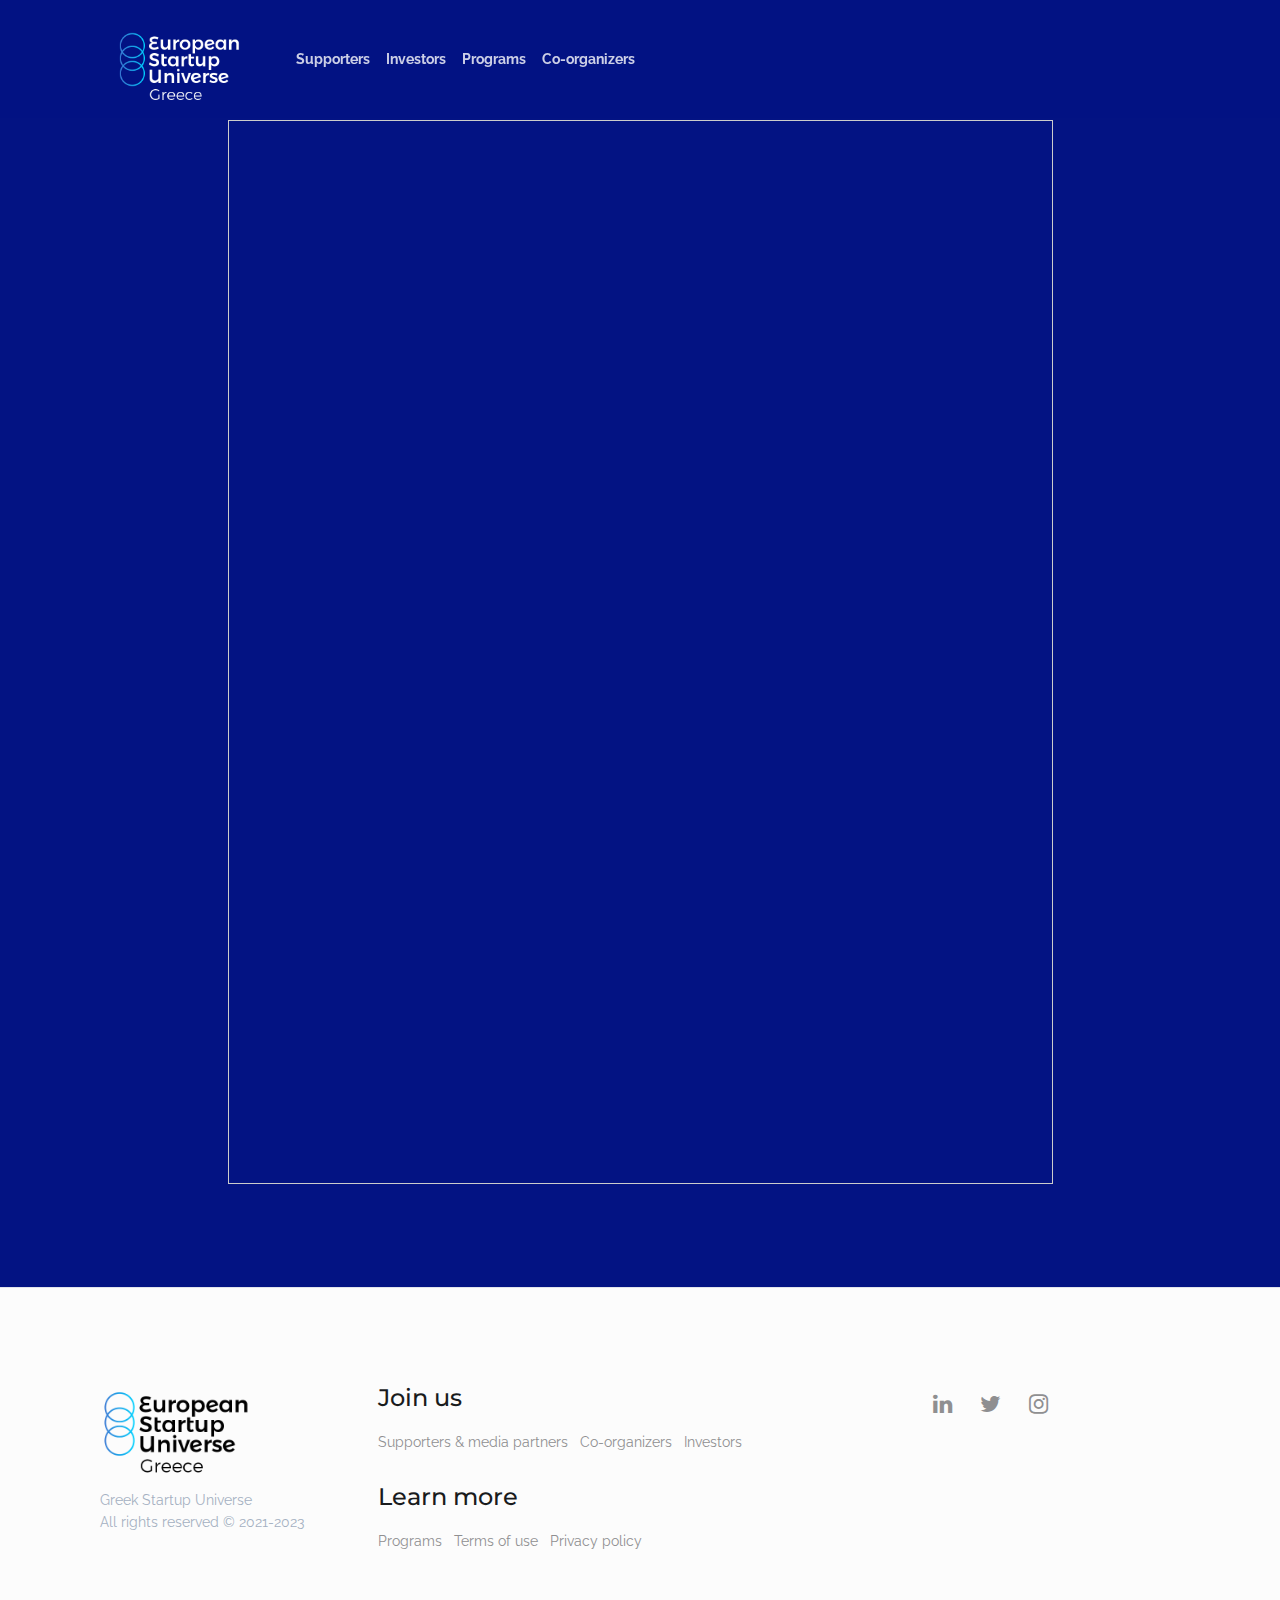
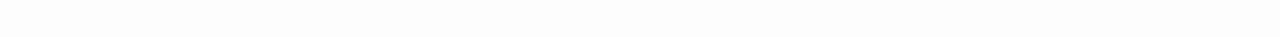
<file: startupRecom.html>
<!Doctype html>
<html lang="en">
    <head>
        <meta charset="utf-8">
        <meta name="viewport" content="width=device-width, initial-scale=1.0">
        <meta name="description" content="The 6-week online programs exclusively for Greek startup founders globally">
        <meta name="author" content="Greek Startup Universe team">
        <meta property="og:url" content="https://greece.thestartupuniverse.org"/>
        <meta property="og:type" content="website"/>
        <meta property="og:title" content="Greek Startup Universe"/>
        <meta property="og:site_name" content="Greek Startup Universe"/>
        <meta property="og:description"
                content="The 6-week online programs exclusively for Greek startup founders globally."
        />
        <meta property="og:image" content="content/img/facebook_open_graph.jpg"/>
        <title>Greek Startup Universe</title>
        <!-- Favicon-->
        <link rel="shortcut icon" href="content/img/favicon.png">
        <!-- Bootstrap Core CSS -->
        <link rel="stylesheet" href="css/bootstrap.min.css">
        <link rel="stylesheet" href="css/slick.css">
        <!-- Custom CSS -->
        <link rel="stylesheet" href="css/basic.css">
        <link rel="stylesheet" href="css/supportive_pages.css">
        <!-- Google Analytics -->
        <script async src="https://www.googletagmanager.com/gtag/js?id=G-YRRZKN8026"></script>
        <script>
          window.dataLayer = window.dataLayer || [];
          function gtag(){dataLayer.push(arguments);}
          gtag('js', new Date());

          gtag('config', 'G-YRRZKN8026');
        </script>
        <!-- Fastbase Analytics -->
        <!-- Hotjar Tracking Code -->

    </head>
    <body>

    <!-- Navigation Bar Section -->
    <nav class="navbar fixed-top navbar-expand-lg navbar-light bg-light">
        <div class="container">
            <a class="navbar-brand" href="index.html">
                <img src="content/img/logo/ESU_Greece_white.png" width="auto" height="70px" alt="European Startup Universe white logo">
            </a>
            <button class="navbar-toggler navbar-toggler-left x collapsed" type="button" data-toggle="collapse" data-target="#navbarText" aria-controls="navbarText" aria-expanded="false" aria-label="Toggle navigation">
                <span class="icon-bar"></span>
                <span class="icon-bar"></span>
                <span class="icon-bar"></span>
              </button>
            <div class="collapse navbar-collapse" id="navbarText">
                <ul class="navbar-nav ml-md-3 mr-auto mt-md-3 mt-lg-0">
                    <li class="nav-item">
                        <a class="nav-link" href="supporters.html">Supporters</a>
                    </li>
                    <li class="nav-item">
                        <a class="nav-link" href="investors.html">Investors</a>
                    </li>
                    <li class="nav-item">
                        <a class="nav-link" href="about-program.html">Programs</a>
                    </li>
                    <li class="nav-item d-none">
                        <a class="nav-link" href="bexpert.html">Ambassadors</a>
                    </li>
                    <li class="nav-item">
                        <a class="nav-link" href="organizers.html">Co-organizers</a>
                    </li>
                </ul>
        </div>
    </nav>
    <br><br><br>
    <!-- Form content section -->
    <section id="section-form">
        <div class="container">
            <div class="row">
                <div class="col-12 col-md-9 mx-auto py-5 mb-5">
                    <script src="https://static.airtable.com/js/embed/embed_snippet_v1.js"></script><iframe class="airtable-embed airtable-dynamic-height" src="https://airtable.com/embed/shrTlceHGmlFFGskm?backgroundColor=red" frameborder="0" onmousewheel="" width="100%" height="1064" style="background: transparent; border: 1px solid #ccc;"></iframe>
                </div>
            </div>
        </div>
    </section>

    <!-- Footer -->
    <footer class="section-footer" role="contentinfo">
        <div class="container">
            <div class="col-12">

                <div class="row">
                    <div class="col-12 col-sm-6 col-lg-3 mt-3 order-3 order-sm-1 mt-sm-0">
                        <a class="navbar-brand" href="index.html">
                            <img src="content/img/logo/ESU_Greece_black.png" width="150px" alt="European Startup Universe black logo">
                        </a>
                        <p class="mt-2">Greek Startup Universe<br>All rights reserved © 2021-2023 </p>
                    </div>
                    <div class="col-12 col-sm-6 order-1 order-sm-2">
                        <h4 class="mb-3">Join us</h4>
                        <ul class="list-unstyled list-inline">
                            <li class="footer-list-item list-inline-item">
                                <a href="supporters.html">Supporters & media partners</a>
                            </li>
                            <li class="footer-list-item list-inline-item">
                                <a href="organizers.html" class="footer-list-item">Co-organizers</a>
                            </li>
                            <li class="footer-list-item list-inline-item">
                                <a href="investors.html" class="footer-list-item">Investors</a>
                            </li>
                            <li class="footer-list-item list-inline-item d-none">
                                <a href="bexpert.html" class="footer-list-item">Ambassadors</a>
                            </li>
                        </ul>
                        <h4 class="mb-3 mt-4">Learn more</h4>
                        <ul class="list-unstyled list-inline">
                            <li class="footer-list-item list-inline-item">
                                <a href="about-program.html" class="footer-list-item">Programs</a>
                            </li>
                            <li class="footer-list-item list-inline-item">
                                <a href="terms.html" class="footer-list-item">Terms of use</a>
                            </li>
                            <li class="footer-list-item list-inline-item">
                                <a href="privacy.html" class="footer-list-item">Privacy policy</a>
                            </li>
                        </ul>
                    </div>
                    <div class="col-12 col-sm-6 col-lg-3 order-2 order-sm-3 mt-sm-3 mt-lg-0">
                      <ul class="list-unstyled list-inline">
                          <li class="footer-list-item list-inline-item social-list-item">
                              <a href="https://www.linkedin.com/company/european-startup-universe-greece/" target="_blank"><i class="fa fa-linkedin"></i></a>
                          </li>
                          <li class="footer-list-item list-inline-item social-list-item">
                              <a href="https://twitter.com/ESUGreece" target="_blank"><i class="fa fa-twitter"></i></a>
                          </li>
                          <li class="footer-list-item list-inline-item social-list-item d-none">
                              <a href=" https://www.facebook.com/europeanstartupuniverse" target="_blank"><i class="fa fa-facebook"></i></a>
                          </li>
                          <li class="footer-list-item list-inline-item social-list-item">
                              <a href="https://www.instagram.com/esugreece/" target="_blank"><i class="fa fa-instagram"></i></a>
                          </li>
                      </ul>
                    </div>
                </div>

            </div>
        </div>
    </footer>

    <!-- Cookies consent -->
    <div class="toast hidden" id="consent-popup" role="alert" aria-live="assertive" aria-atomic="true">
        <div class="toast-header">
            <button type="button" class="close ml-auto p-1" data-dismiss="toast" aria-label="Close">
                <span aria-hidden="true">&times;</span>
            </button>
        </div>
        <div class="toast-body pt-0">
           <p>By using this website you agree to the <a href="https://greece.thestartupuniverse.org/terms" target="_blank">Terms of use</a> and <a href="https://greece.thestartupuniverse.org/privacy">Privacy policy.</a></p>
            <a href="#!" class="btn btn-success mt-3 btn-block" id="accept-cookies" type="button">Got it</a>
        </div>
    </div>

    <script src="js/jquerry.v2.1.4.min.js"></script>
    <script src="js/poper.min.js"></script>
    <script src="js/bootstrap.min.js"></script>
    <script src="https://static.airtable.com/js/embed/embed_snippet_v1.js"></script>
    <script src="js/privacy.js"></script>

  </body>
</html>
</file>
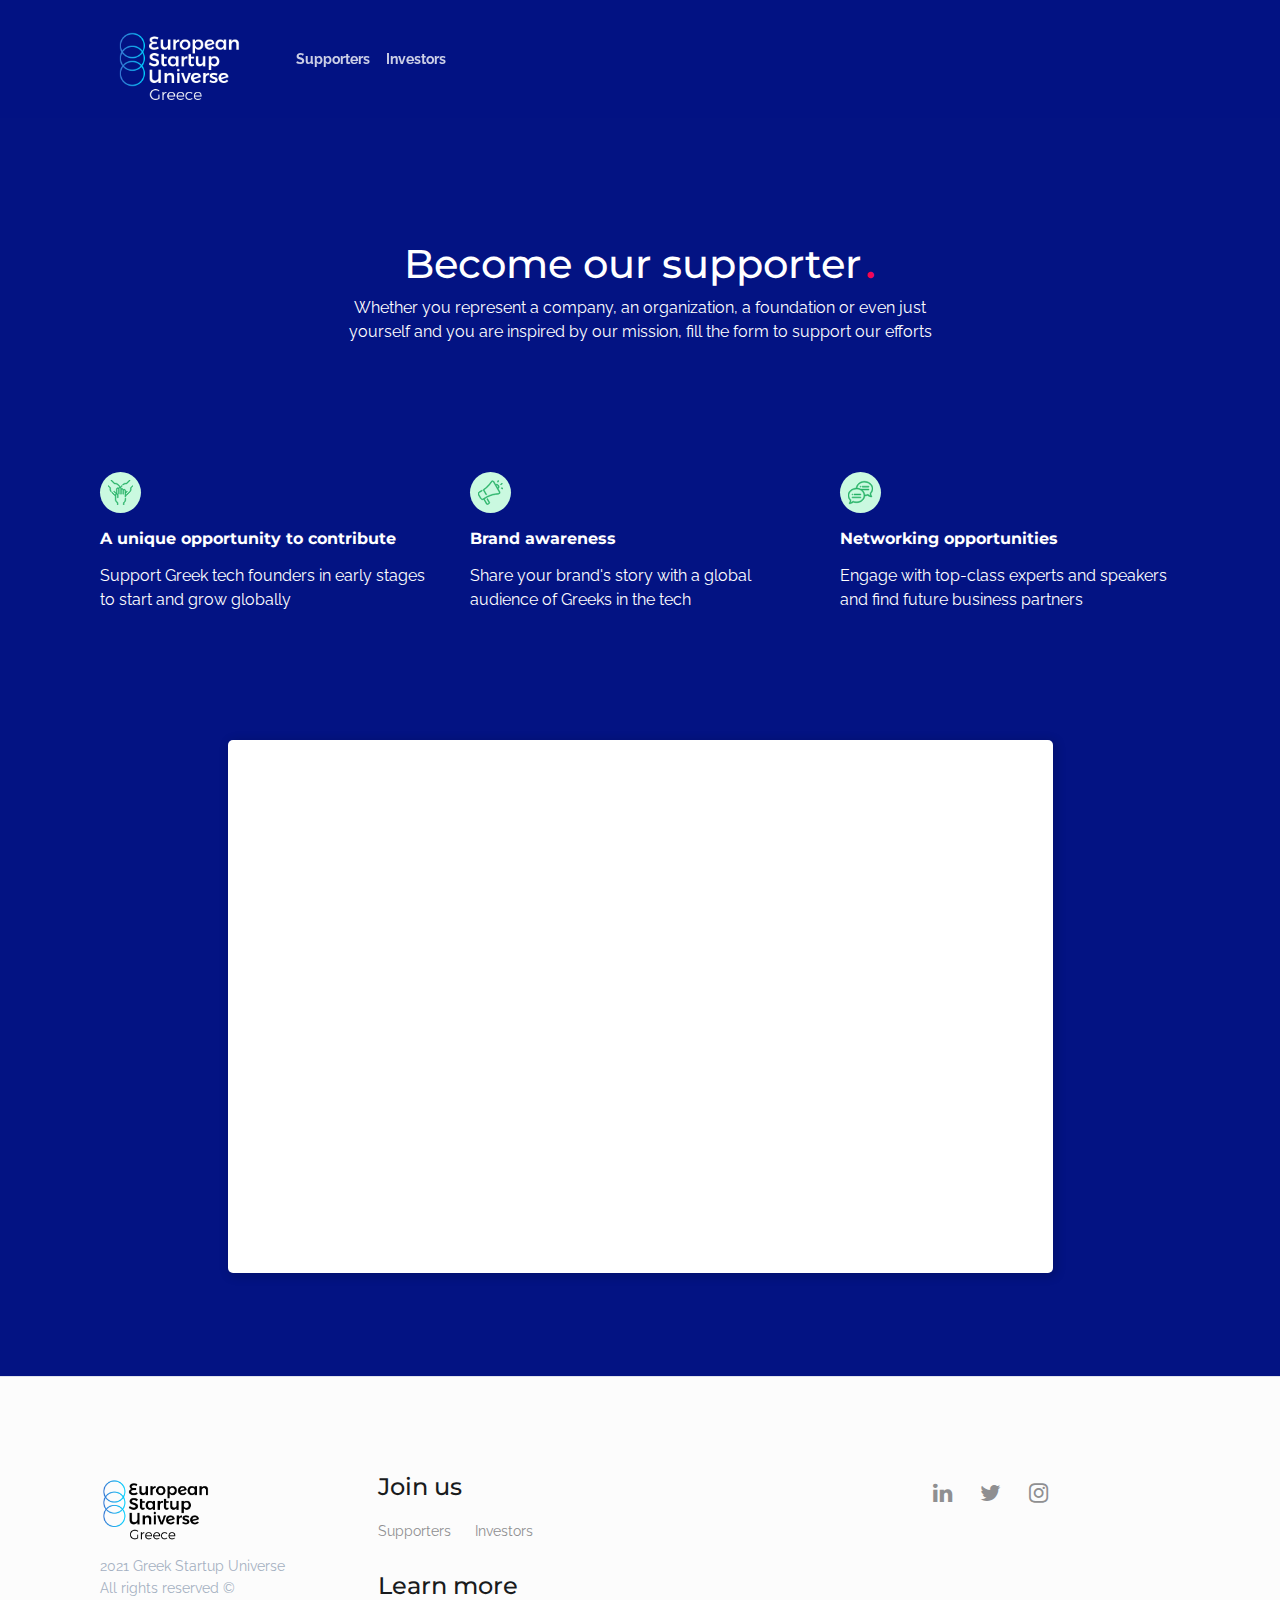
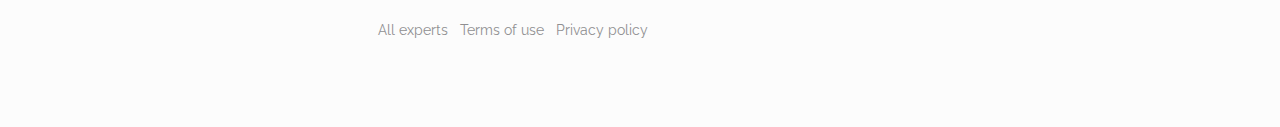
<file: supporters.html>
<!Doctype html>
<html lang="en">
    <head>
        <meta charset="utf-8">
        <meta name="viewport" content="width=device-width, initial-scale=1.0">
        <meta name="description" content="The 6-week online program exclusively for Greek founders globally">
        <meta name="author" content="Greek Startup Universe">
        <meta property="og:url" content="https://greece.thestartupuniverse.org"/>
        <meta property="og:type" content="website"/>
        <meta property="og:title" content="Greek Startup Universe"/>
        <meta property="og:site_name" content="Greek Startup Universe"/>
        <meta property="og:description"
                content="The 6-week online program exclusively for Greek founders globally."
        />
        <meta property="og:image" content="content/img/facebook_open_graph.png"/>
        <title>Greek Startup Universe</title>
        <!-- Favicon-->
        <link rel="shortcut icon" href="content/img/favicon.png">
        <!-- Bootstrap Core CSS -->
        <link rel="stylesheet" href="css/bootstrap.min.css">
        <!-- Custom CSS -->
        <link rel="stylesheet" href="css/basic.css">
        <link rel="stylesheet" href="css/supportive_pages.css">
        <!-- Google Analytics -->
        <script async src="https://www.googletagmanager.com/gtag/js?id=G-YRRZKN8026"></script>
        <script>
          window.dataLayer = window.dataLayer || [];
          function gtag(){dataLayer.push(arguments);}
          gtag('js', new Date());

          gtag('config', 'G-YRRZKN8026');
        </script>
        <!-- Fastbase Analytics -->
        <script>
         (function () {
           var e,i=["https://fastbase.com/fscript.js","TaMvmF3BjX","script"],a=document,s=a.createElement(i[2]);
           s.async=!0,s.id=i[1],s.src=i[0],(e=a.getElementsByTagName(i[2])[0]).parentNode.insertBefore(s,e)
         })();
        </script>

        <!-- Hotjar Tracking Code -->
        <script>
            (function(h,o,t,j,a,r){
                h.hj=h.hj||function(){(h.hj.q=h.hj.q||[]).push(arguments)};
                h._hjSettings={hjid:2195132,hjsv:6};
                a=o.getElementsByTagName('head')[0];
                r=o.createElement('script');r.async=1;
                r.src=t+h._hjSettings.hjid+j+h._hjSettings.hjsv;
                a.appendChild(r);
            })(window,document,'https://static.hotjar.com/c/hotjar-','.js?sv=');
        </script>
    </head>
    <body>

    <!-- Google Analytics -->


    <!-- Navigation Bar Section -->
    <nav class="navbar fixed-top navbar-expand-lg navbar-light bg-light">
        <div class="container">
            <a class="navbar-brand" href="index.html">
                <img src="content/img/logo/ESU_Greece_white.png" width="auto" height="70px" alt="logo">
            </a>
            <button class="navbar-toggler navbar-toggler-left x collapsed" type="button" data-toggle="collapse" data-target="#navbarText" aria-controls="navbarText" aria-expanded="false" aria-label="Toggle navigation">
                <span class="icon-bar"></span>
                <span class="icon-bar"></span>
                <span class="icon-bar"></span>
              </button>
            <div class="collapse navbar-collapse" id="navbarText">
                <ul class="navbar-nav ml-md-3 mr-auto mt-md-3 mt-lg-0">
                    <li class="nav-item">
                        <a class="nav-link" href="supporters.html">Supporters</a>
                    </li>
                    <li class="nav-item">
                        <a class="nav-link d-none" href="bexpert.html">Experts</a>
                    </li>
                    <li class="nav-item">
                        <a class="nav-link" href="investors.html">Investors</a>
                    </li>
                </ul>
                <!--<button class="btn mt-3 mt-md-0 my-2 my-sm-0 btn-call-to-action" type="button" onclick="window.open('https://greekstartupuniverse.org/waitinglist.html')">Book your seat</button>-->
            </div>
        </div>
    </nav>

    <!-- Hero Section -->
    <section class="jumbotron jumbotron-fluid welcome-section mt-5">
        <div class="container">
            <div class="col-12">

                <div class="row">
                    <div class="col-12 col-lg-7 welcome-section-title text-center mx-auto">
                        <h1 class="title-welcome">Become our supporter<span class="colored-dot">.</span></h1>
                        <p class="text-white">Whether you represent a company, an organization, a foundation or even just yourself and you are inspired by our mission, fill the form to support our efforts</p>
                    </div>
                </div>

            </div>
        </div>
    </section>

    <!-- Features section -->
    <section class="mb-5" id="section-investors-features">
        <div class="container">
            <div class="col-12">
                <div class="row">
                    <div class="col-12 col-md-4 py-3 card-style">
                        <span class="badge badge-secondary icon-wrapper">
                            <img src="content/img/united.svg" width="auto" height="25" alt="bot development graphic image">
                        </span>
                        <h6 class="font-weight-bold my-3 text-white">A unique opportunity to contribute</h6>
                        <p class="text-white">Support Greek tech founders in early stages to start and grow globally</p>
                    </div>
                    <div class="col-12 col-md-4 py-3 card-style">
                        <span class="badge badge-secondary icon-wrapper">
                            <img src="content/img/megaphone.svg" width="auto" height="25" alt="bot development graphic image">
                        </span>
                        <h6 class="font-weight-bold my-3 text-white">Brand awareness</h6>
                        <p class="text-white">Share your brand's story with a global audience of Greeks in the tech</p>
                    </div>
                    <div class="col-12 col-md-4 py-3 card-style">
                        <span class="badge badge-secondary icon-wrapper">
                            <img src="content/img/community.svg" width="auto" height="25" alt="bot development graphic image">
                        </span>
                        <h6 class="font-weight-bold my-3 text-white">Networking opportunities</h6>
                        <p class="text-white">Engage with top-class experts and speakers and find future business partners</p>
                    </div>
                </div>
            </div>
        </div>
    </section>

    <!-- Form content section -->
    <section id="section-form">
        <div class="container">
            <div class="row">
                <div class="col-12 col-md-9 mx-auto py-5 mb-5">
                    <iframe class="airtable-embed airtable-dynamic-height" src="https://airtable.com/embed/shrXDLzlTwp7DGafA?backgroundColor=green" frameborder="0" onmousewheel="" width="100%" height="533" style="background:#fff!important; box-shadow: 2px 2px 10px 2px rgba(0,0,0,.15); border-radius: 5px; font-family: 'Raleway', sans-serif!important;"></iframe>
                </div>
            </div>
        </div>
    </section>

    <!-- Footer -->
    <footer class="section-footer" role="contentinfo">
        <div class="container">
            <div class="col-12">

                <div class="row">
                    <div class="col-12 col-sm-6 col-lg-3 mt-3 order-3 order-sm-1 mt-sm-0">
                        <a class="navbar-brand" href="index.html">
                            <img src="content/img/logo/ESU_Greece_black.png" width="110" alt="logo">
                        </a>
                        <p class="mt-2">2021 Greek Startup Universe<br>All rights reserved ©</p>
                    </div>
                    <div class="col-12 col-sm-6 order-1 order-sm-2">
                        <h4 class="mb-3">Join us</h4>
                        <ul class="list-unstyled list-inline">
                            <li class="footer-list-item list-inline-item">
                                <a href="supporters.html">Supporters</a>
                            </li>
                            <li class="footer-list-item list-inline-item">
                                <a href="bexpert.html" class="footer-list-item d-none">Experts</a>
                            </li>
                            <li class="footer-list-item list-inline-item">
                                <a href="investors.html" class="footer-list-item">Investors</a>
                            </li>
                        </ul>
                        <h4 class="mb-3 mt-4">Learn more</h4>
                        <ul class="list-unstyled list-inline">
                            <li class="footer-list-item list-inline-item">
                                <a href="experts.html" class="footer-list-item">All experts</a>
                            </li>
                            <li class="footer-list-item list-inline-item">
                                <a href="terms.html" class="footer-list-item">Terms of use</a>
                            </li>
                            <li class="footer-list-item list-inline-item">
                                <a href="privacy.html" class="footer-list-item">Privacy policy</a>
                            </li>
                        </ul>
                    </div>
                    <div class="col-12 col-sm-6 col-lg-3 order-2 order-sm-3 mt-sm-3 mt-lg-0">
                      <ul class="list-unstyled list-inline">
                          <li class="footer-list-item list-inline-item social-list-item">
                              <a href="https://www.linkedin.com/company/european-startup-universe-greece/" target="_blank"><i class="fa fa-linkedin"></i></a>
                          </li>
                          <li class="footer-list-item list-inline-item social-list-item">
                              <a href="https://twitter.com/ESUGreece" target="_blank"><i class="fa fa-twitter"></i></a>
                          </li>
                          <li class="footer-list-item list-inline-item social-list-item d-none">
                              <a href=" https://www.facebook.com/europeanstartupuniverse" target="_blank"><i class="fa fa-facebook"></i></a>
                          </li>
                          <li class="footer-list-item list-inline-item social-list-item">
                              <a href="https://www.instagram.com/esugreece/" target="_blank"><i class="fa fa-instagram"></i></a>
                          </li>
                      </ul>
                    </div>
                </div>

            </div>
        </div>
    </footer>

    <!-- Cookies consent -->
    <div class="toast hidden" id="consent-popup" role="alert" aria-live="assertive" aria-atomic="true">
        <div class="toast-header">
            <button type="button" class="close ml-auto p-1" data-dismiss="toast" aria-label="Close">
                <span aria-hidden="true">&times;</span>
            </button>
        </div>
        <div class="toast-body pt-0">
           <p>By using this website you agree to the <a href="https://greece.thestartupuniverse.org/terms" target="_blank">Terms of use</a> and <a href="https://greece.thestartupuniverse.org/privacy">Privacy policy.</a></p>
            <a href="#!" class="btn btn-success mt-3 btn-block" id="accept-cookies" type="button">Got it</a>
        </div>
    </div>

    <script src="js/jquerry.v2.1.4.min.js"></script>
    <script src="js/poper.min.js"></script>
    <script src="js/bootstrap.min.js"></script>
    <script src="https://static.airtable.com/js/embed/embed_snippet_v1.js"></script>
    <script src="js/privacy.js"></script>

  </body>
</html>
</file>
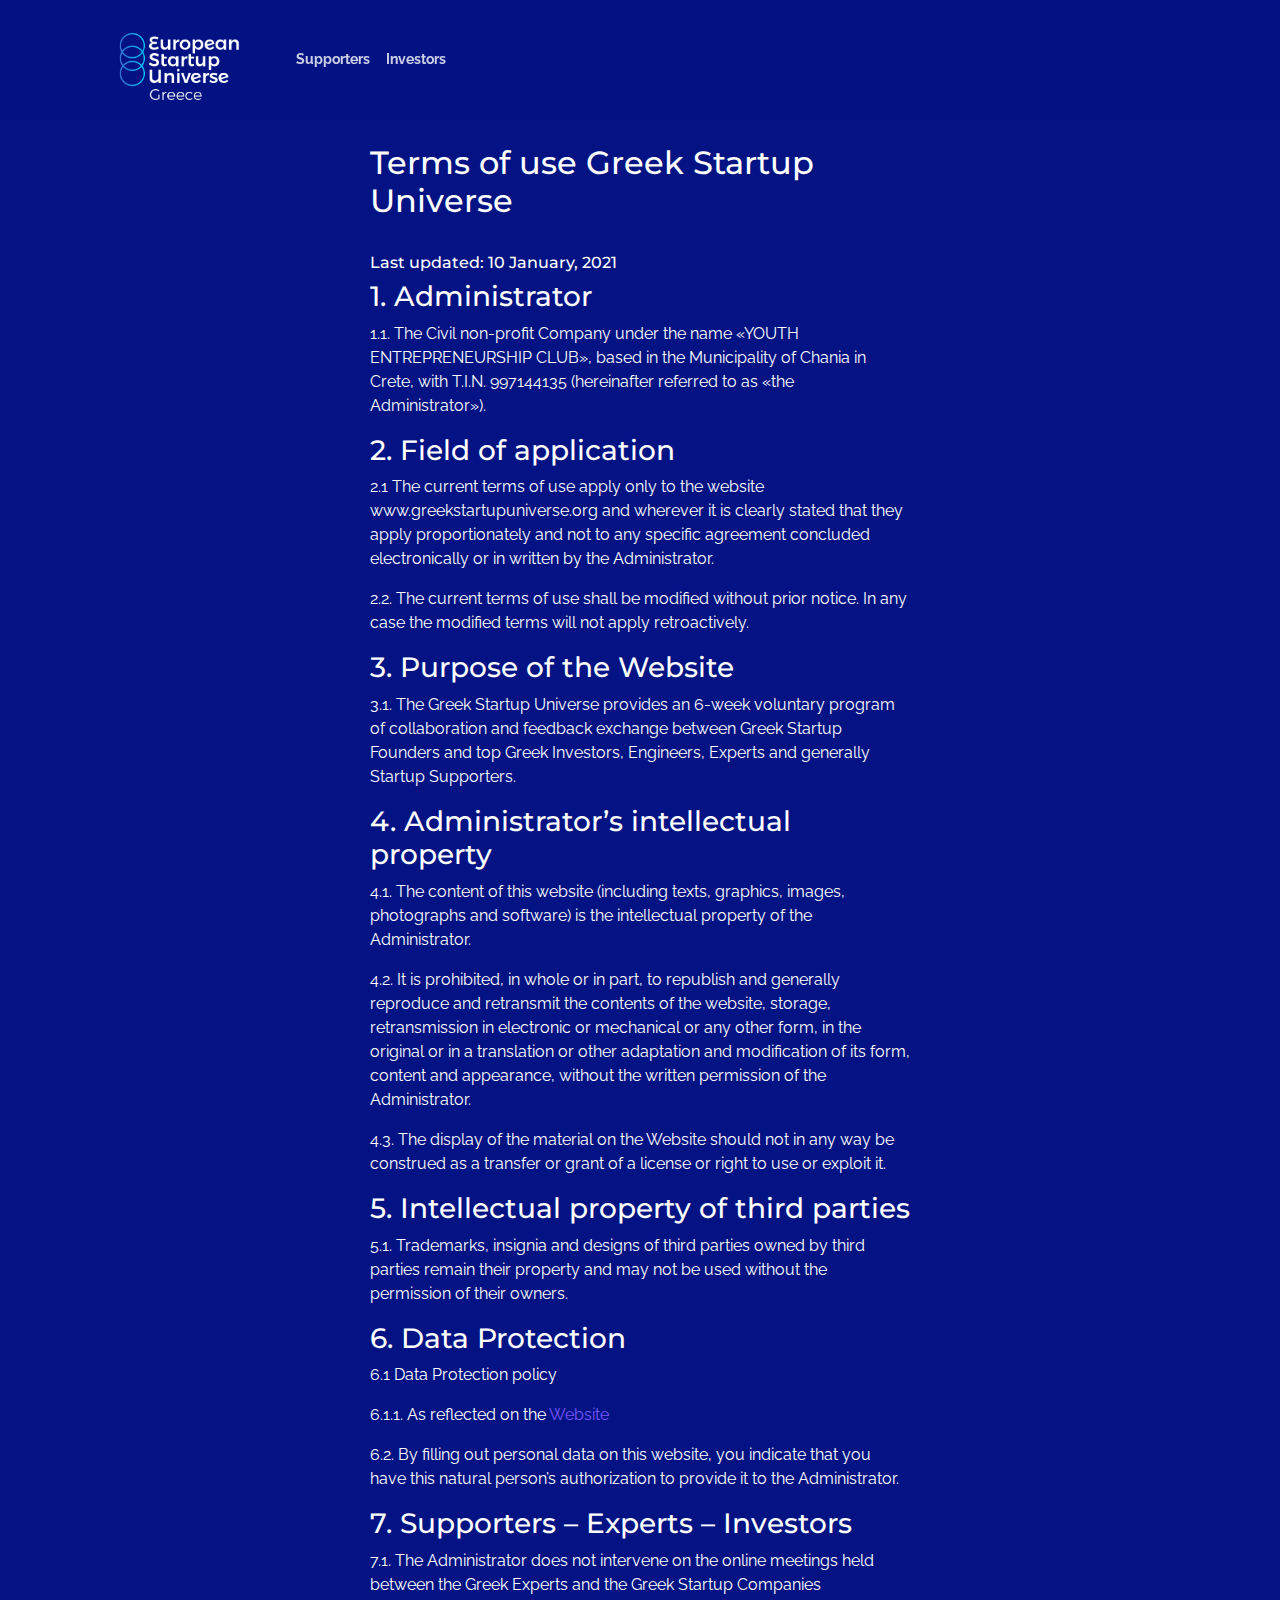
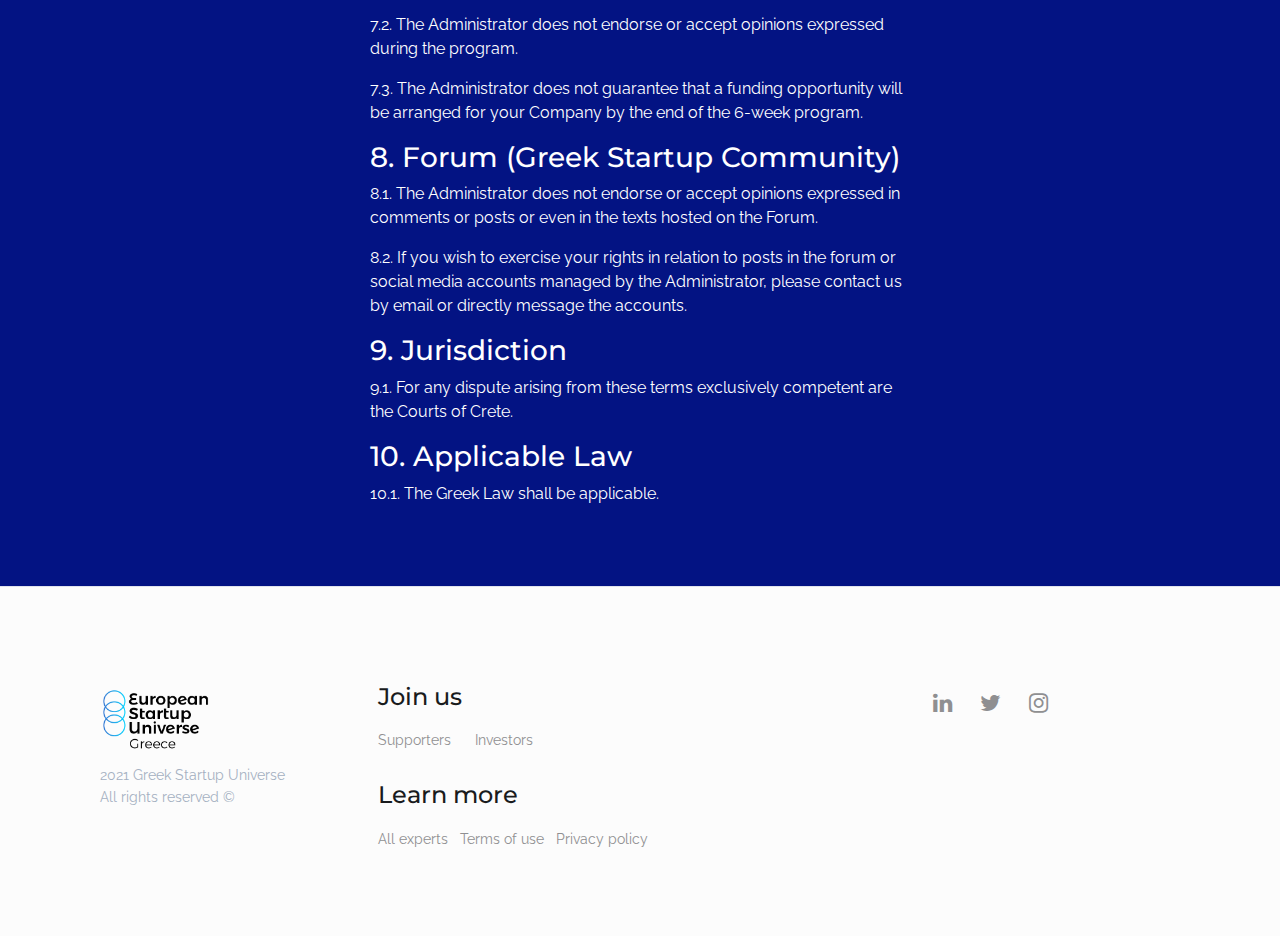
<file: terms.html>
<!Doctype html>
<html lang="en">
    <head>
        <meta charset="utf-8">
        <meta name="viewport" content="width=device-width, initial-scale=1.0">
        <meta name="description" content="The 6-week online program exclusively for Greek founders globally">
        <meta name="author" content="Greek Startup Universe">
        <meta property="og:url" content="https://greece.thestartupuniverse.org"/>
        <meta property="og:type" content="website"/>
        <meta property="og:title" content="Greek Startup Universe"/>
        <meta property="og:site_name" content="Greek Startup Universe"/>
        <meta property="og:description"
                content="The 6-week online program exclusively for Greek founders globally."
        />
        <meta property="og:image" content="content/img/facebook_open_graph.png"/>
        <title>Greek Startup Universe</title>
        <!-- Favicon-->
        <link rel="shortcut icon" href="content/img/favicon.png">
        <!-- Bootstrap Core CSS -->
        <link rel="stylesheet" href="css/bootstrap.min.css">
        <!-- Custom CSS -->
        <link rel="stylesheet" href="css/basic.css">
        <link rel="stylesheet" href="css/supportive_pages.css">
    </head>
    <body>

    <!-- Navigation Bar Section -->
    <nav class="navbar fixed-top navbar-expand-lg navbar-light bg-light">
        <div class="container">
            <a class="navbar-brand" href="index.html">
                <img src="content/img/logo/ESU_Greece_white.png" width="auto" height="70px" alt="logo">
            </a>
            <button class="navbar-toggler navbar-toggler-left x collapsed" type="button" data-toggle="collapse" data-target="#navbarText" aria-controls="navbarText" aria-expanded="false" aria-label="Toggle navigation">
                <span class="icon-bar"></span>
                <span class="icon-bar"></span>
                <span class="icon-bar"></span>
              </button>
            <div class="collapse navbar-collapse" id="navbarText">
                <ul class="navbar-nav ml-md-3 mr-auto mt-md-3 mt-lg-0">
                    <li class="nav-item">
                        <a class="nav-link" href="supporters.html">Supporters</a>
                    </li>
                    <li class="nav-item">
                        <a class="nav-link d-none" href="bexpert.html">Experts</a>
                    </li>
                    <li class="nav-item">
                        <a class="nav-link" href="investors.html">Investors</a>
                    </li>
                </ul>
                <!--<button class="btn mt-3 mt-md-0 my-2 my-sm-0 btn-call-to-action" type="button" onclick="window.open('https://greekstartupuniverse.org/waitinglist.html')">Book your seat</button>-->
            </div>
        </div>
    </nav>

    <!-- Hero Section -->
    <section class="container py-5">
        <div class="row">
            <div class="col-12 col-md-6 mx-auto pt-5 mt-5 pb-3">
                <h2 class="pb-4 text-white">Terms of use Greek Startup Universe</h2>
                <h6 class="text-lead text-white">Last updated: 10 January, 2021</h6>
                <h3 class="text-white">1. Administrator</h3>
                <p class="text-white">1.1. The Civil non-profit Company under the name «YOUTH ENTREPRENEURSHIP CLUB», based in the Municipality of Chania in Crete, with T.I.N. 997144135 (hereinafter referred to as «the Administrator»).</p>
                <h3 class="text-white">2. Field of application</h3>
                <p class="text-white">2.1 The current terms of use apply only to the website www.greekstartupuniverse.org and wherever it is clearly stated that they apply proportionately and not to any specific agreement concluded electronically or in written by the Administrator.</p>
                <p class="text-white">2.2. The current terms of use shall be modified without prior notice. In any case the modified terms will not apply retroactively.</p>
                <h3 class="text-white">3. Purpose of the Website</h3>
                <p class="text-white">3.1. The Greek Startup Universe provides an 6-week voluntary program of collaboration and feedback exchange between Greek Startup Founders and top Greek Investors, Engineers, Experts and generally Startup Supporters.</p>
                <h3 class="text-white">4. Administrator’s intellectual property</h3>
                <p class="text-white">4.1. The content of this website (including texts, graphics, images, photographs and software) is the intellectual property of the Administrator.</p>
                <p class="text-white">4.2. It is prohibited, in whole or in part, to republish and generally reproduce and retransmit the contents of the website, storage, retransmission in electronic or mechanical or any other form, in the original or in a translation or other adaptation and modification of its form, content and appearance, without the written permission of the Administrator.</p>
                <p class="text-white">4.3. The display of the material on the Website should not in any way be construed as a transfer or grant of a license or right to use or exploit it.</p>
                <h3 class="text-white">5. Intellectual property of third parties</h3>
                <p class="text-white">5.1. Trademarks, insignia and designs of third parties owned by third parties remain their property and may not be used without the permission of their owners. </p>

                <h3 class="text-white">6. Data Protection</h3>
                <p class="text-white">6.1 Data Protection policy</p>
                <p class="text-white">6.1.1. As reflected on the <a href="https://greece.thestartupuniverse.org/">Website</a></p>
                <p class="text-white">6.2. By filling out personal data on this website, you indicate that you have this natural person’s authorization to provide it to the Administrator.</p>

                <h3 class="text-white">7. Supporters – Experts – Investors</h3>
                <p class="text-white">7.1. The Administrator does not intervene on the online meetings held between the Greek Experts and the Greek Startup Companies</p>
                <p class="text-white">7.2. The Administrator does not endorse or accept opinions expressed during the program.</p>
                <p class="text-white">7.3. The Administrator does not guarantee that a funding opportunity will be arranged for your Company by the end of the 6-week program.</p>

                <h3 class="text-white">8. Forum (Greek Startup Community)</h3>
                <p class="text-white">8.1. The Administrator does not endorse or accept opinions expressed in comments or posts or even in the texts hosted on the Forum.</p>
                <p class="text-white">8.2. If you wish to exercise your rights in relation to posts in the forum or social media accounts managed by the Administrator, please contact us by email or directly message the accounts.</p>

                <h3 class="text-white">9. Jurisdiction</h3>
                <p class="text-white">9.1. For any dispute arising from these terms exclusively competent are the Courts of Crete.</p>

                <h3 class="text-white">10. Applicable Law</h3>
                <p class="text-white">10.1. The Greek Law shall be applicable.</p>

            </div>
        </div>
    </section>

    <!-- Footer -->
    <footer class="section-footer" role="contentinfo">
        <div class="container">
            <div class="col-12">

                <div class="row">
                    <div class="col-12 col-sm-6 col-lg-3 mt-3 order-3 order-sm-1 mt-sm-0">
                        <a class="navbar-brand" href="index.html">
                            <img src="content/img/logo/ESU_Greece_black.png" width="110" alt="logo">
                        </a>
                        <p class="mt-2">2021 Greek Startup Universe<br>All rights reserved ©</p>
                    </div>
                    <div class="col-12 col-sm-6 order-1 order-sm-2">
                        <h4 class="mb-3">Join us</h4>
                        <ul class="list-unstyled list-inline">
                            <li class="footer-list-item list-inline-item">
                                <a href="supporters.html">Supporters</a>
                            </li>
                            <li class="footer-list-item list-inline-item">
                                <a href="bexpert.html" class="footer-list-item d-none">Experts</a>
                            </li>
                            <li class="footer-list-item list-inline-item">
                                <a href="investors.html" class="footer-list-item">Investors</a>
                            </li>
                        </ul>
                        <h4 class="mb-3 mt-4">Learn more</h4>
                        <ul class="list-unstyled list-inline">
                            <li class="footer-list-item list-inline-item">
                                <a href="experts.html" class="footer-list-item">All experts</a>
                            </li>
                            <li class="footer-list-item list-inline-item">
                                <a href="terms.html" class="footer-list-item">Terms of use</a>
                            </li>
                            <li class="footer-list-item list-inline-item">
                                <a href="privacy.html" class="footer-list-item">Privacy policy</a>
                            </li>
                        </ul>
                    </div>
                    <div class="col-12 col-sm-6 col-lg-3 order-2 order-sm-3 mt-sm-3 mt-lg-0">
                      <ul class="list-unstyled list-inline">
                          <li class="footer-list-item list-inline-item social-list-item">
                              <a href="https://www.linkedin.com/company/european-startup-universe-greece/" target="_blank"><i class="fa fa-linkedin"></i></a>
                          </li>
                          <li class="footer-list-item list-inline-item social-list-item">
                              <a href="https://twitter.com/ESUGreece" target="_blank"><i class="fa fa-twitter"></i></a>
                          </li>
                          <li class="footer-list-item list-inline-item social-list-item d-none">
                              <a href=" https://www.facebook.com/europeanstartupuniverse" target="_blank"><i class="fa fa-facebook"></i></a>
                          </li>
                          <li class="footer-list-item list-inline-item social-list-item">
                              <a href="https://www.instagram.com/esugreece/" target="_blank"><i class="fa fa-instagram"></i></a>
                          </li>
                      </ul>
                    </div>
                </div>

            </div>
        </div>
    </footer>

    <!-- Cookies consent -->
    <div class="toast hidden" id="consent-popup" role="alert" aria-live="assertive" aria-atomic="true">
        <div class="toast-header">
            <button type="button" class="close ml-auto p-1" data-dismiss="toast" aria-label="Close">
                <span aria-hidden="true">&times;</span>
            </button>
        </div>
        <div class="toast-body pt-0">
           <p>By using this website you agree to the <a href="https://greece.thestartupuniverse.org/terms" target="_blank">Terms of use</a> and <a href="https://greece.thestartupuniverse.org/privacy">Privacy policy.</a></p>
            <a href="#!" class="btn btn-success mt-3 btn-block" id="accept-cookies" type="button">Got it</a>
        </div>
    </div>

    <script src="js/jquerry.v2.1.4.min.js"></script>
    <script src="js/poper.min.js"></script>
    <script src="js/bootstrap.min.js"></script>
    <script src="js/privacy.js"></script>

  </body>
</html>
</file>
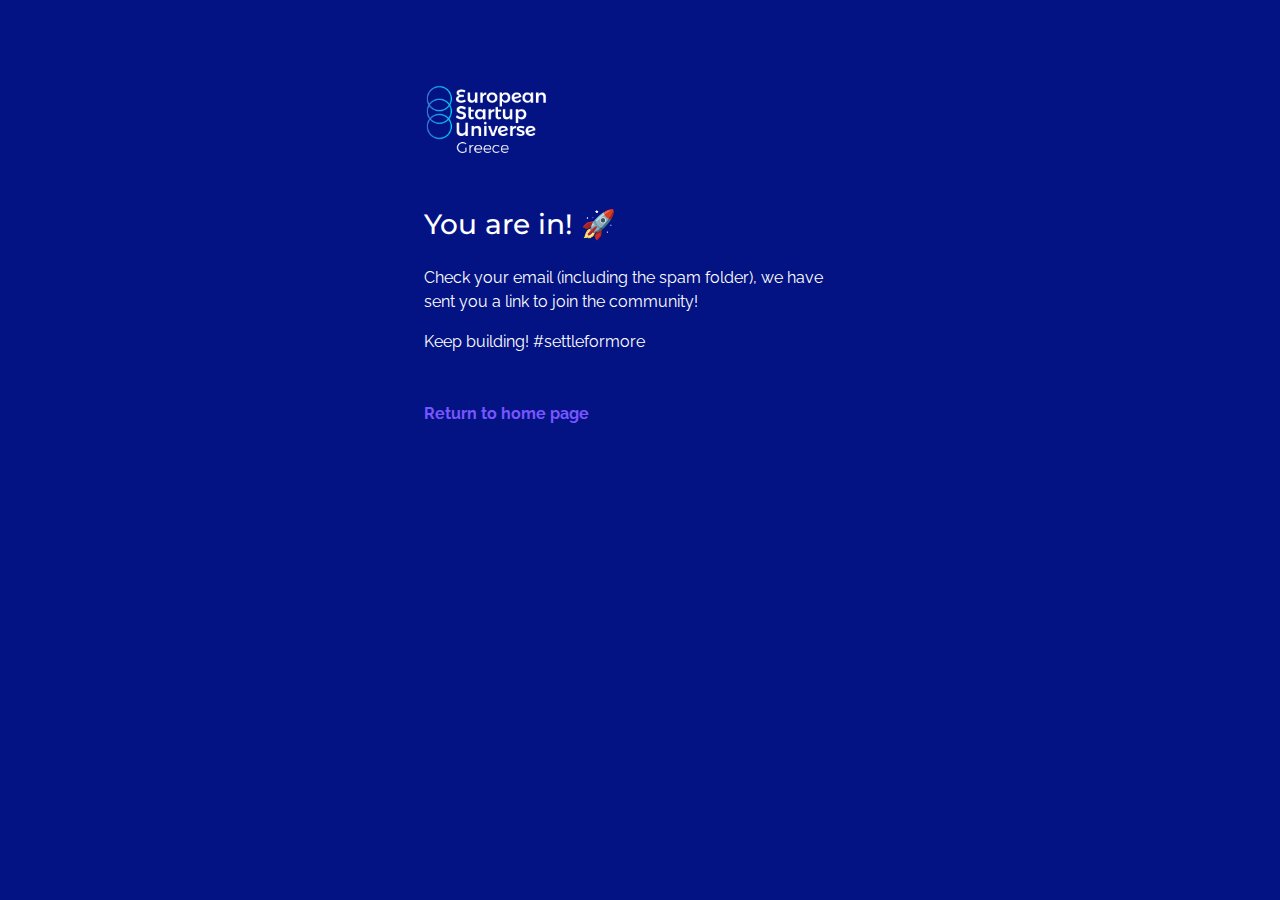
<file: thanks-page.html>
<!Doctype html>
<html lang="en">
    <head>
        <meta charset="utf-8">
        <meta name="viewport" content="width=device-width, initial-scale=1.0">
        <meta name="description" content="The 6-week online program exclusively for Greek founders globally">
        <meta name="author" content="Greek Startup Universe">
        <meta property="og:url" content="https://greece.thestartupuniverse.org"/>
        <meta property="og:type" content="website"/>
        <meta property="og:title" content="Greek Startup Universe"/>
        <meta property="og:site_name" content="Greek Startup Universe"/>
        <meta property="og:description"
                content="The 6-week online program exclusively for Greek founders globally."
        />
        <meta property="og:image" content="content/img/facebook_open_graph.png"/>
        <title>Greek Startup Universe</title>
        <!-- Favicon-->
        <link rel="shortcut icon" href="content/img/favicon.png">
        <!-- Bootstrap Core CSS -->
        <link rel="stylesheet" href="css/bootstrap.min.css">
        <!-- Custom CSS -->
        <link rel="stylesheet" href="css/basic.css">
        <link rel="stylesheet" href="css/supportive_pages.css">
        <!-- Google Analytics -->
        <script async src="https://www.googletagmanager.com/gtag/js?id=G-YRRZKN8026"></script>
        <script>
          window.dataLayer = window.dataLayer || [];
          function gtag(){dataLayer.push(arguments);}
          gtag('js', new Date());

          gtag('config', 'G-YRRZKN8026');
        </script>
    </head>
    <body>

    <section class="pt-3 mt-3">
        <div class="container">

            <div class="col-12 col-md-8 col-lg-6 col-xl-5 mx-auto my-4 my-md-5">
                <div class="mb-5">
                    <a class="navbar-brand" href="index.html">
                        <img src="content/img/logo/ESU_Greece_white.png" width="auto" height="70px" alt="logo">
                    </a>
                </div>
                <h3 class="mb-4 font-weight-semi-bold text-white">You are in! 🚀</h3>
                <p class="text-white">
                    Check your email (including the spam folder), we have sent you a link to join the community!
                </p>
                <p class="text-white">
                    Keep building! #settleformore
                </p>
                <div class="mt-5">
                    <a href="https://greece.thestartupuniverse.org/" class="d-block d-sm-inline-block font-weight-bold">Return to home page</a>
                </div>
            </div>

        </div>
    </section>

  </body>
</html>
</file>
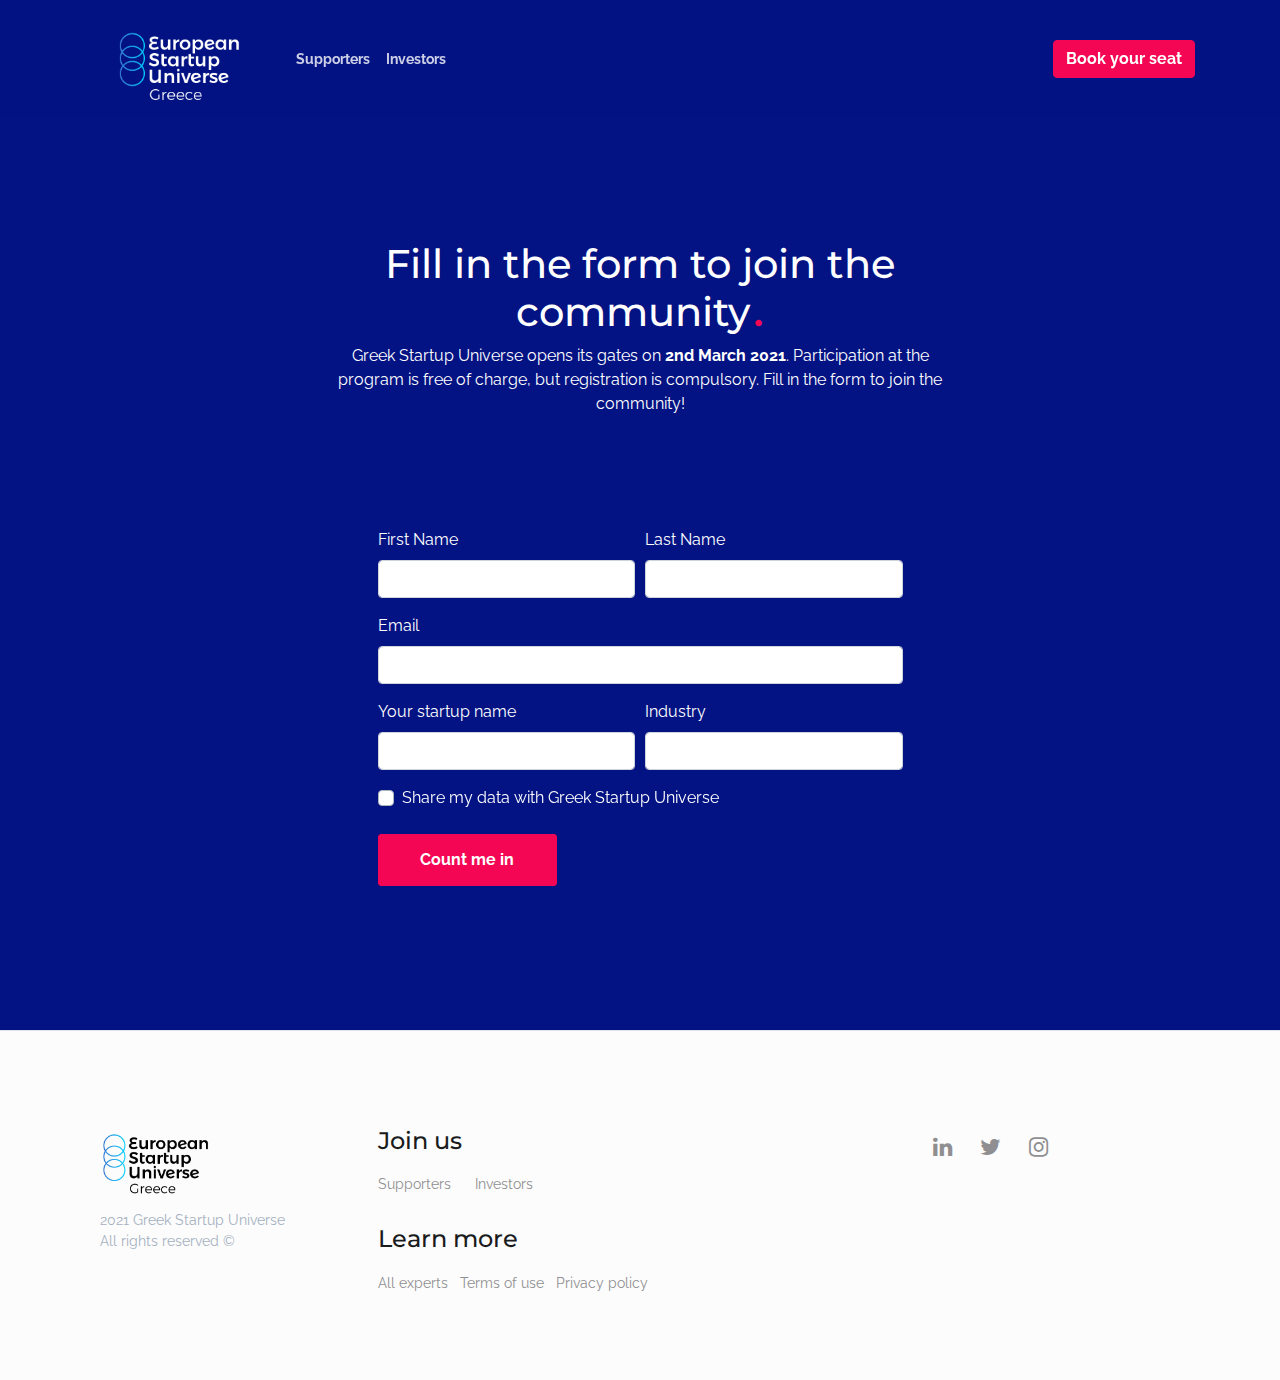
<file: waitinglist.html>
<!Doctype html>
<html lang="en">
    <head>
        <meta charset="utf-8">
        <meta name="viewport" content="width=device-width, initial-scale=1.0">
        <meta name="description" content="The 8-week online program exclusively for Greek founders globally">
        <meta name="author" content="Greek Startup Universe">
        <meta property="og:url" content="https://greece.thestartupuniverse.org"/>
        <meta property="og:type" content="website"/>
        <meta property="og:title" content="Greek Startup Universe"/>
        <meta property="og:site_name" content="Greek Startup Universe"/>
        <meta property="og:description"
                content="The 8-week online program exclusively for Greek founders globally."
        />
        <meta property="og:image" content="content/img/facebook_open_graph.png"/>
        <title>Greek Startup Universe</title>
        <!-- Favicon-->
        <link rel="shortcut icon" href="content/img/favicon.png">
        <!-- Bootstrap Core CSS -->
        <link rel="stylesheet" href="css/bootstrap.min.css">
        <link rel="stylesheet" href="css/slick.css">
        <!-- Custom CSS -->
        <link rel="stylesheet" href="css/basic.css">
        <link rel="stylesheet" href="css/supportive_pages.css">
        <!-- Google Analytics -->
        <script async src="https://www.googletagmanager.com/gtag/js?id=G-YRRZKN8026"></script>
        <script>
          window.dataLayer = window.dataLayer || [];
          function gtag(){dataLayer.push(arguments);}
          gtag('js', new Date());

          gtag('config', 'G-YRRZKN8026');
        </script>

        <!-- Hotjar Tracking Code -->
        <script>
            (function(h,o,t,j,a,r){
                h.hj=h.hj||function(){(h.hj.q=h.hj.q||[]).push(arguments)};
                h._hjSettings={hjid:2195132,hjsv:6};
                a=o.getElementsByTagName('head')[0];
                r=o.createElement('script');r.async=1;
                r.src=t+h._hjSettings.hjid+j+h._hjSettings.hjsv;
                a.appendChild(r);
            })(window,document,'https://static.hotjar.com/c/hotjar-','.js?sv=');
        </script>
        <!-- Twitter universal website tag code -->
        <script>
            !function(e,t,n,s,u,a){e.twq||(s=e.twq=function(){s.exe?s.exe.apply(s,arguments):s.queue.push(arguments);
            },s.version='1.1',s.queue=[],u=t.createElement(n),u.async=!0,u.src='//static.ads-twitter.com/uwt.js',
            a=t.getElementsByTagName(n)[0],a.parentNode.insertBefore(u,a))}(window,document,'script');
            // Insert Twitter Pixel ID and Standard Event data below
            twq('init','o5j5k');
            twq('track','PageView');
        </script>
    </head>
    <body>

    <!-- Navigation Bar Section -->
    <nav class="navbar fixed-top navbar-expand-lg navbar-light bg-light">
        <div class="container">
            <a class="navbar-brand" href="index.html">
                <img src="content/img/logo/ESU_Greece_white.png" width="auto" height="70px" alt="logo">
            </a>
            <button class="navbar-toggler navbar-toggler-left x collapsed" type="button" data-toggle="collapse" data-target="#navbarText" aria-controls="navbarText" aria-expanded="false" aria-label="Toggle navigation">
                <span class="icon-bar"></span>
                <span class="icon-bar"></span>
                <span class="icon-bar"></span>
              </button>
            <div class="collapse navbar-collapse" id="navbarText">
                <ul class="navbar-nav ml-md-3 mr-auto mt-md-3 mt-lg-0">
                    <li class="nav-item">
                        <a class="nav-link" href="supporters.html">Supporters</a>
                    </li>
                    <li class="nav-item">
                        <a class="nav-link d-none" href="bexpert.html">Experts</a>
                    </li>
                    <li class="nav-item">
                        <a class="nav-link" href="investors.html">Investors</a>
                    </li>
                </ul>
                <button class="btn mt-3 mt-md-0 my-2 my-sm-0 btn-call-to-action" type="button" onclick="window.open('https://greece.thestartupuniverse.org/waitinglist.html')">Book your seat</button>
            </div>
        </div>
    </nav>

    <!-- Hero Section -->
    <section class="jumbotron jumbotron-fluid welcome-section mt-5">
        <div class="container">
            <div class="col-12">

                <div class="row">
                    <div class="col-12 col-lg-7 welcome-section-title text-center mx-auto">
                        <h1 class="title-welcome">Fill in the form to join the community<span class="colored-dot">.</span></h1>
                        <p class="text-white">Greek Startup Universe opens its gates on <span class="font-weight-bold">2nd March 2021</span>. Participation at the program is free of charge, but registration is compulsory. Fill in the form to join the community!</p>
                    </div>
                </div>

            </div>
        </div>
    </section>

    <!-- Download form section -->
    <section id="section-download">
        <div class="container pb-5 mb-5">

            <div class="col-12 col-md-8 col-lg-6 pb-5 mx-auto" id="mc_embed_signup">
                <form action="https://greekstartupuniverse.us7.list-manage.com/subscribe/post?u=23fec71fe708709efd71e417b&amp;id=90c8f03c3c" method="post" id="mc-embedded-subscribe-form" name="mc-embedded-subscribe-form">
                	<div id="mc_embed_signup_scroll">
					  	<div class="form-row">
					    	<div class="form-group col-12 col-md-6 mc-field-group">
					      		<label class="text-white" for="mce-FNAME">First Name</label>
					      		<input type="text" class="form-control" name="FNAME" id="mce-FNAME" required>
					    	</div>
					    	<div class="form-group col-12 col-md-6">
					      		<label class="text-white" for="mce-LNAME">Last Name</label>
					      		<input type="text" class="form-control" name="LNAME" id="mce-LNAME" required>
					    	</div>
					  	</div>
					  	<div class="form-group col-12 px-0 mc-field-group">
					    	<label class="text-white" for="mce-EMAIL">Email</label>
					    	<input type="email" class="form-control" name="EMAIL" id="mce-EMAIL" required>
					  	</div>
					  	<div class="form-row">
					    	<div class="form-group col-12 col-md-6 mc-field-group">
					      		<label class="text-white" for="mce-MMERGE4">Your startup name</label>
					      		<input type="text" class="form-control" name="MMERGE4" id="mce-MMERGE4" required>
					    	</div>
					    	<div class="form-group col-12 col-md-6 mc-field-group">
					      		<label class="text-white" for="mce-MMERGE3">Industry</label>
					      		<input type="text" class="form-control" name="MMERGE3" id="mce-MMERGE3" required>
					    	</div>
					  	</div>
					  	<div class="custom-control custom-checkbox">
  							<input type="checkbox" class="custom-control-input" id="gdprcheck" required>
  							<label class="custom-control-label text-white" for="gdprcheck">Share my data with Greek Startup Universe</label>
						</div>
					  	<div id="mce-responses" class="clear">
							<div class="response" id="mce-error-response" style="display:none"></div>
							<div class="response" id="mce-success-response" style="display:none"></div>
						</div><!-- real people should not fill this in and expect good things - do not remove this or risk form bot signups-->
    					<div style="position: absolute; left: -5000px;" aria-hidden="true"><input type="text" name="b_23fec71fe708709efd71e417b_90c8f03c3c" tabindex="-1" value=""></div>
    					<button type="submit" class="btn btn-primary btn-big-pad btn-call-to-action mt-4" name="subscribe" id="mc-embedded-subscribe">Count me in</button>
					</div>

				</form>
            </div>

        </div>
    </section>

    <!-- Footer -->
    <footer class="section-footer" role="contentinfo">
        <div class="container">
            <div class="col-12">

                <div class="row">
                    <div class="col-12 col-sm-6 col-lg-3 mt-3 order-3 order-sm-1 mt-sm-0">
                        <a class="navbar-brand" href="index.html">
                            <img src="content/img/logo/ESU_Greece_black.png" width="110" alt="logo">
                        </a>
                        <p class="mt-2">2021 Greek Startup Universe<br>All rights reserved ©</p>
                    </div>
                    <div class="col-12 col-sm-6 order-1 order-sm-2">
                        <h4 class="mb-3">Join us</h4>
                        <ul class="list-unstyled list-inline">
                            <li class="footer-list-item list-inline-item">
                                <a href="supporters.html">Supporters</a>
                            </li>
                            <li class="footer-list-item list-inline-item">
                                <a href="bexpert.html" class="footer-list-item d-none">Experts</a>
                            </li>
                            <li class="footer-list-item list-inline-item">
                                <a href="investors.html" class="footer-list-item">Investors</a>
                            </li>
                        </ul>
                        <h4 class="mb-3 mt-4">Learn more</h4>
                        <ul class="list-unstyled list-inline">
                            <li class="footer-list-item list-inline-item">
                                <a href="experts.html" class="footer-list-item">All experts</a>
                            </li>
                            <li class="footer-list-item list-inline-item">
                                <a href="terms.html" class="footer-list-item">Terms of use</a>
                            </li>
                            <li class="footer-list-item list-inline-item">
                                <a href="privacy.html" class="footer-list-item">Privacy policy</a>
                            </li>
                        </ul>
                    </div>
                    <div class="col-12 col-sm-6 col-lg-3 order-2 order-sm-3 mt-sm-3 mt-lg-0">
                        <ul class="list-unstyled list-inline">
                            <li class="footer-list-item list-inline-item social-list-item">
                                <a href="https://www.linkedin.com/company/european-startup-universe-greece/" target="_blank"><i class="fa fa-linkedin"></i></a>
                            </li>
                            <li class="footer-list-item list-inline-item social-list-item">
                                <a href="https://twitter.com/ESUGreece" target="_blank"><i class="fa fa-twitter"></i></a>
                            </li>
                            <li class="footer-list-item list-inline-item social-list-item d-none">
                                <a href=" https://www.facebook.com/europeanstartupuniverse" target="_blank"><i class="fa fa-facebook"></i></a>
                            </li>
                            <li class="footer-list-item list-inline-item social-list-item">
                                <a href="https://www.instagram.com/esugreece/" target="_blank"><i class="fa fa-instagram"></i></a>
                            </li>
                        </ul>
                    </div>
                </div>

            </div>
        </div>
    </footer>

    <!-- Cookies consent -->
    <div class="toast hidden" id="consent-popup" role="alert" aria-live="assertive" aria-atomic="true">
        <div class="toast-header">
            <button type="button" class="close ml-auto p-1" data-dismiss="toast" aria-label="Close">
                <span aria-hidden="true">&times;</span>
            </button>
        </div>
        <div class="toast-body pt-0">
           <p>By using this website you agree to the <a href="https://greece.thestartupuniverse.org/terms" target="_blank">Terms of use</a> and <a href="https://greece.thestartupuniverse.org/privacy">Privacy policy.</a></p>
            <a href="#!" class="btn btn-success mt-3 btn-block" id="accept-cookies" type="button">Got it</a>
        </div>
    </div>

    <script src="js/jquerry.v2.1.4.min.js"></script>
    <script src="js/poper.min.js"></script>
    <script src="js/bootstrap.min.js"></script>
    <script src="js/privacy.js"></script>

  </body>
</html>
</file>
<file: css/basic.css>
/*--- General CSS ---*/
@import url('https://fonts.googleapis.com/css?family=Montserrat:700');
@import url('https://fonts.googleapis.com/css?family=Raleway:400,800');
@import url('fonts/font-awesome.css');

body {
    background-color: #031383;
    font-family: 'Raleway', sans-serif;
}

h1,
h2,
h3,
h4,
h5,
h6 { 
    color: #191b1d;
    font-family: 'Montserrat', sans-serif;
}

p {
    color: #6b6969;
    font-family: 'Raleway', sans-serif;
}

.btn {
    font-weight: 700;
    cursor: pointer;
    -webkit-transition: all .15s ease;
    transition: all .15s ease;
}

.btn-big-pad {
    padding: 0.8rem 2.6rem;
    border-radius: 3px;
}

.btn-call-to-action {
    background-color: #f40654;
    border-color: #f40654;
    color: #fff;
}

.btn-call-to-action:hover,
.btn-call-to-action:focus,
.btn-call-to-action:active {
    background-color: #DC0046;
    border-color: #DC0046;
    outline: none!important;
    box-shadow: none!important;
    color: #fff;
}

@media (max-width: 992px) {

    .btn-call-to-action {
        width: 100%!important;
    }

}

a {
	color: #7856ff;
    font-family: 'Raleway', sans-serif;
}

a:hover,
a:focus,
a:active {
	text-decoration: none;
	color: #ae9aff;
    outline: 0;
}

.form-control:focus {
    border: 2px solid #2d7ff9;
    box-shadow: inset 0 0 0 2px #cfdfff;
}

.icon-wrapper {
    background: #CAF9E0;
    padding: .5rem;
    border-radius: 100%;
}

.rocket-icon-wrapper {
    padding: .6rem;
}

.background-standing {
    background-color: #FFC482;
    padding: 4rem;
}

@media (max-width: 768px) {

    .background-standing {
        padding: 2rem 1rem 2rem 1rem;
    }

}

.subtitle-blue {
    color: #37D0DD;
}

.fa-long-arrow-right {
    -webkit-transition: right .1s ease-out;
    transition: right .1s ease-out;
    position: relative;
    right: 0;
}

.link-to-page:hover .fa,
.link-to-page:focus .fa,
.link-to-page:active .fa {
    right: -2px;
}

.link-white {
    color: rgba(255,255,255,.8);
} 

.link-white:hover,
.link-white:focus,
.link-white:active {
    color: #fff;
}

.colored-dot {
    color: #f40654;
    font-size: 3rem;
    margin-left: .2rem;
    line-height: 1rem;
}

.title-border {
    width: 3rem;
    height: .2rem;
    background-color: #f40654;
    border-radius: 5px;
}

.slick-track {
    margin-left: unset;
    margin-right: unset;
}

.w-90 {
    width: 90%!important;
}

.w-45 {
    width: 45%!important;
}

.w-35 {
    width: 35%!important;
}

/* Card speakers */

.card-speaker {
    border: none;
}

.card-img-top,
.card {
    border-radius: .3rem!important;
}

.card-img-overlay {
    top: unset;
}

.speaker-position {
    font-size: 0.9rem;
}

.card-title,
.card-text {
    text-shadow: 1px 2px 3px #000;
}

/*--- Nav bar ---*/

.navbar-light {
    background-color: rgba(3,19,131,.8)!important;
    padding: 0;
}

.navbar-light .navbar-brand {
    padding: 2rem 1rem 1rem 2rem;
}

.navbar-light .navbar-nav .nav-link {
    font-size: 0.9rem;
    font-weight: 700;
    color: rgba(255,255,255,.8);
}

.nav-link:hover,
.nav-link:focus,
.nav-link:active {
    color: #fff!important;
}

@media (max-width: 768px) {

    .navbar-light .navbar-brand {
        margin-right: 0!important;
    }

    .navbar-collapse {
        background-color: #fff;
        padding: 6rem 2rem 1rem 2rem;
        margin-top: -7rem;
        height: 101vh;
    }

    .navbar-light .navbar-nav .nav-link {
        padding-top: 1rem;
        font-size: 1rem;
        color: #191b1d;
    }

    .navbar-toggler {
        margin-right: 2rem;
        margin-top: 1rem;
    }

}

/* Standar Hamburger Menu */

.navbar-toggler {
    border: none;
    background: transparent!important;
}

.navbar-toggler:hover {
    background: transparent!important;
}

.navbar-toggler:focus {
    outline: none!important;
}

.navbar-toggler .icon-bar {
    height: 2px;
    width: 30px;
    border-radius: 1px;
    display: block;
    background-color: #fff;
    -webkit-transition: all 0.2s;
    transition: all 0.2s;
}

.navbar-toggler .icon-bar + .icon-bar {
    margin-top: 0.4rem;
}

/* Animation menu (create X) */

.navbar-toggler.x .icon-bar:nth-of-type(1) {
    -webkit-transform: translateX(3px) rotate(45deg); /* Safari 3-8 & Chrome 4-35 & Opera 15-22 */
    -ms-transform: translateX(3px) rotate(45deg); /* IE 9 */
    -moz-transform: translateX(3px) rotate(45deg); /* Firefox 3-15 */
    -o-transform: translateX(3px) rotate(45deg); /* Opera 10-14 */
    transform: translateX(3px) rotate(45deg);
    -webkit-transform-origin: 10% 10%;
    -ms-transform-origin: 10% 10%;
    -moz-transform-origin: 10% 10%;
    -o-transform-origin: 10% 10%;
    transform-origin: 10% 10%;
    background-color: #191b1d;
}

.navbar-toggler.x .icon-bar:nth-of-type(2) {
    opacity: 0;
    filter: alpha(opacity=0); /* For IE8 and earlier */
    -moz-opacity: 0; /* Older Firefox 1 */
}

.navbar-toggler.x .icon-bar:nth-of-type(3) {
    -webkit-transform: translateX(3px) rotate(-45deg);
    -ms-transform: translateX(3px) rotate(-45deg);
    -moz-transform: translateX(3px)rotate(-45deg);
    -o-transform: translateX(3px) rotate(-45deg);
    transform: translateX(3px) rotate(-45deg);
    -webkit-transform-origin: 10% 90%;
    -ms-transform-origin: 10% 90%;
    -moz-transform-origin: 10% 90%;
    -o-transform-origin: 10% 90%;
    transform-origin: 10% 90%;
    background-color: #191b1d;
}

.navbar-toggler.x.collapsed .icon-bar:nth-of-type(1) {
    -webkit-transform: rotate(0);
    -ms-transform: rotate(0);
    -moz-transform: rotate(0);
    -o-transform: rotate(0);
    transform: rotate(0);
    background-color: #fff;
}

.navbar-toggler.x.collapsed .icon-bar:nth-of-type(2) {
    opacity: 1;
    filter: alpha(opacity=100);
    -moz-opacity: 1;
}

.navbar-toggler.x.collapsed .icon-bar:nth-of-type(3) {
    -webkit-transform: rotate(0);
    -ms-transform: rotate(0);
    -moz-transform: rotate(0);
    -o-transform: rotate(0);
    transform: rotate(0);
    background-color: #fff;
}

/*--- Footer section ---*/

.section-footer {
    padding-top: 6rem;
    padding-bottom: 4rem;
    background-color: #fcfcfc;
    border-top: 1px solid #e0e3ed;
}

.footer-list-item {
    margin-bottom: .25rem;
}

.footer-list-item a {
    color: #8f8f91;
    font-size: 0.9rem;
    line-height: 1.8;
    white-space: nowrap;
    padding-bottom: 3px;
    -webkit-transition: all .25s ease;
    transition: all .25s ease;
    border-bottom: 2px solid transparent;
}

.footer-list-item a:hover,
.footer-list-item a:active,
.footer-list-item a:focus {
    color: #191b1d;
    text-shadow: 0 0 0 #626266;
    border-bottom-color: #191b1d;
}

.social-list-item a {
    margin-right: 1rem;
    font-size: 1.4rem;
    border-bottom: 0!important;
}

.section-footer p {
    font-size: 0.9rem;
    color: #a4b0c1;
}

@media (max-width: 768px) {

    .section-footer {
        padding-top: 4rem;
        padding-bottom: 2rem;
    }

}

@media (max-width: 576px) {

    #footer-logo {
        width: 125px;
        height: 25px;
    }

}

/* Privacy consent */

#consent-popup {
    position: fixed;
    bottom: 20px;
    left: 20px;
    background-color: #fff;
    transition: opacity 1s ease;
    opacity: 1;
    color: #212021;
}

.hidden {
    opacity: 0!important;
}

.toast-header {
    color: inherit;
    border-bottom: none;
}

.btn-success {
    background-color: rgb(0, 205, 106);
    border-color: rgb(0, 205, 106);
}

.close {
    font-size: 2rem;
    font-weight: 300;
    line-height: 0.5;
}

.close:focus {
    outline: none;
}

@media (max-width: 768px) {

    .toast {
        flex-basis: 270px;
        max-width: 270px;
    }

}
</file>
<file: css/supportive_pages.css>
/*--- Welcome section ---*/

.welcome-section {
    background: #031383;
    color: #fff;
}

.title-welcome {   
    margin-top: 8rem;
    color: #fff;
}

.welcome-section-image {
    margin-top: 5rem;
}

@media (max-width: 768px) {


    .title-welcome {
        font-size: 2rem;
    }

    .welcome-section-image {
        margin-top: 3rem;
    }

}

/*--- Experts section ---*/

.speaker-name {
    font-size: 0.9rem;
}

.speaker-position {
    font-size: 0.8rem;
}

@media (max-width: 768px) {

    .speaker-name {
        font-size: 0.9rem;
    }

    .speaker-position {
        font-size: 0.8rem;
    }

}

@media (max-width: 576px) {

    .speaker-name {
        font-size: 0.78rem;
    }

    .speaker-position {
        font-size: 0.5rem;
    }

}
</file>
<file: css/landing.css>
/*--- Welcome section ---*/

.welcome-section {
    background-color: #031383;
}

.title-welcome {
    margin-top: 8rem;
    margin-bottom: 1rem;
}

@media (max-width: 992px) {

    .welcome-section {
        padding-left: 1rem;
        padding-right: 1rem;
    }

}

@media (max-width: 768px) {

    .title-welcome {
        margin-bottom: 2rem;
        font-size: 2rem;
    }

}

/*--- Features section ---*/

#section-features {
    padding-top: 2rem;
    padding-bottom: 8rem;
}

.card-style {
    padding: 2rem;
}

@media (max-width: 768px) {

    #section-features {
        padding-top: 3rem;
        padding-bottom: 4rem;
    }

    .card-style {
        border: none;
    }

}

/*--- Funding opportunities section ---*/

.table-text {
    padding-left: 0!important;
    font-family: 'Raleway', sans-serif;
}

.highlighted-text {
    background: linear-gradient(to right, #5481E4 0%, #37D0DD 100%);
    -webkit-background-clip: text;
    -webkit-text-fill-color: transparent;
    font-weight: 900;
}

hr {
   border-top: 1px solid #191b1d;
}

/*--- Speakers section ---*/

#section-speakers {
    /*--- padding-top: 6rem; ---*/
    padding-bottom: 2rem;
}

.speakers-wrapper {
    padding-right: 30px;
    padding-left: 15px;
}

@media (max-width: 768px) {

    #section-speakers {
        /*--- padding-top: 4rem; ---*/
        padding-bottom: 0;
    }

    .speakers-wrapper {
        padding-right: 15px;
    }

    .card-title {
        font-size: 0.9rem;
    }

    .card-text {
        font-size: 0.8rem;
    }

}

@media (max-width: 576px) {

    .card-title {
        font-size: 0.7rem;
    }

    .card-text {
        font-size: 0.5rem;
    }

}

/*--- Experts sections ---*/

#section-experts {
    padding-top: 5rem;
    padding-bottom: 4rem;
}

.experts-list-item {
    margin-bottom: 0.75rem;
    padding-left: 1.5rem;
    list-style: none;
    position: relative;
}

.experts-list-item::before {
    content: "";
    position: absolute;
    left: 0;
    top: 5px;
    width: 15px;
    height: 15px;
    background: url(../content/img/check.svg);
}

@media (max-width: 768px) {

    #section-experts {
        padding-top: 5rem;
        padding-bottom: 2rem;
    }

}

/*--- Partners sections ---*/

#section-partners {
    padding-top: 3rem;
    padding-bottom: 8rem;
}

.slick-track{
    display: flex;
}

.slick-slide {
    margin-bottom: 1rem;
    padding-right: 1.5rem;
    outline: none;
    display: flex!important;
    height: auto;
    align-items: center;
    justify-content: center;
}

.logo-wrapper {
    margin-bottom: 1rem;
}

@media (max-width: 768px) {

    #section-partners {
        padding-top: 3rem;
        padding-bottom: 3rem;
    }

}

/*--- FAQ sections ---*/

#section-faq {
    padding-top: 5rem;
    padding-bottom: 7rem;
    background-color: #fcfcfc;
}


@media (max-width: 768px) {

    #section-faq {
        padding-top: 4rem;
        padding-bottom: 4rem;
    }
}

#newsletter{
  width: inherit;
  border: 2px solid #f40654;
  height: 60px;
  color: white;
  background-color: #00008b;
  padding: 15px 25px;
}


.rotate {
    -moz-transition: all .5s linear;
    -webkit-transition: all .5s linear;
    transition: all .5s linear;
}
.rotate.down {
    -moz-transform:rotate(90deg);
    -webkit-transform:rotate(90deg);
    transform:rotate(90deg);
}

.grow {
  display: flex;
  justify-content: space-around;
  align-items: center;
  background-color: #00008B;
  border-radius: 15px;
  box-shadow: 2px 1px 10px 5px #00ffff;
  margin: 10px 10px;
}

/* Create four equal columns that sits next to each other */
.gcolumn {
  flex: 55%;
  max-width: 25%;
  margin: 6px 6px;
  padding: 10px 10px;
}

.gcolumn img {
  margin-top: 4px;
  padding: 5px 5px;
}

/* Responsive layout - makes a two column-layout instead of four columns */
@media screen and (max-width: 800px) {
  .column {
    flex: 50%;
    max-width: 50%;
  }
}

/* Responsive layout - makes the two columns stack on top of each other instead of next to each other */
@media screen and (max-width: 600px) {
  .column {
    flex: 100%;
    max-width: 70%;
  }
}


.raise{
  background-color: inherit;
  border-radius: 10px;
  display: grid;
  margin: auto;
  color: white;
}

.raise:hover, .raise:focus {
  box-shadow: 2px 1px 10px 5px #00ffff;
  transform: translateY(-0.25em);
  border-radius: 10px;
}


.glow-on-hover {
    width: 220px;
    height: 50px;
    border: none;
    outline: none;
    color: #fff;
    cursor: pointer;
    position: relative;
    z-index: 0;
    border-radius: 10px;
    color: black;
    display: flex;
    align-items: center;
}

.glow-on-hover:before {
    content: '';
    background: linear-gradient(45deg, #ff0000, #ff7300, #fffb00, #48ff00, #00ffd5, #002bff, #7a00ff, #ff00c8, #ff0000);
    position: absolute;
    top: -2px;
    left:-2px;
    background-size: 400%;
    z-index: -1;
    filter: blur(5px);
    width: calc(100% + 4px);
    height: calc(100% + 4px);
    animation: glowing 20s linear infinite;
    opacity: 0;
    transition: opacity .3s ease-in-out;
    border-radius: 10px;
}

.glow-on-hover:active {
    color: #000
}

.glow-on-hover:active:after {
    background: transparent;
}

.glow-on-hover:hover:before {
    opacity: 1;
}

.glow-on-hover:after {
    z-index: -1;
    content: '';
    position: absolute;
    width: 100%;
    height: 100%;
    background: inherit;
    left: 0;
    top: 0;
    border-radius: 10px;
}

@keyframes glowing {
    0% { background-position: 0 0; }
    50% { background-position: 400% 0; }
    100% { background-position: 0 0; }
}
</file>
